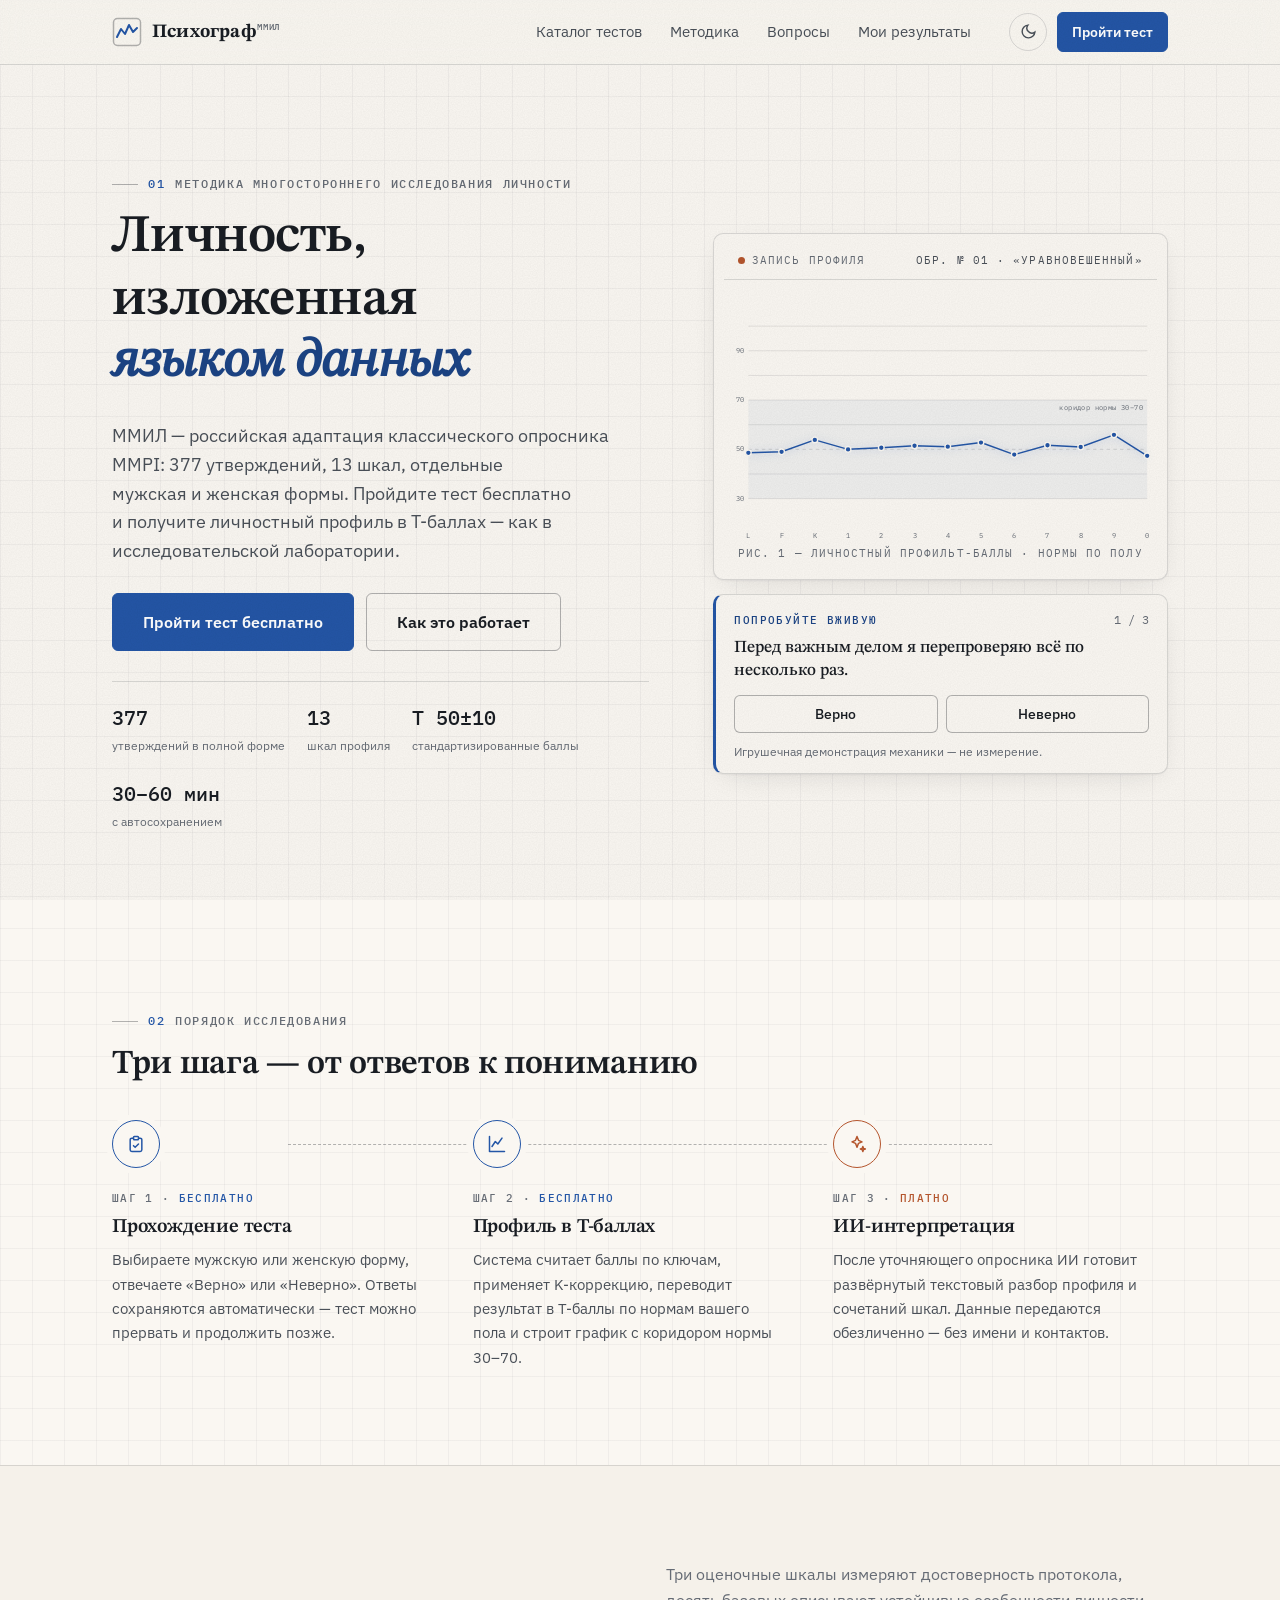
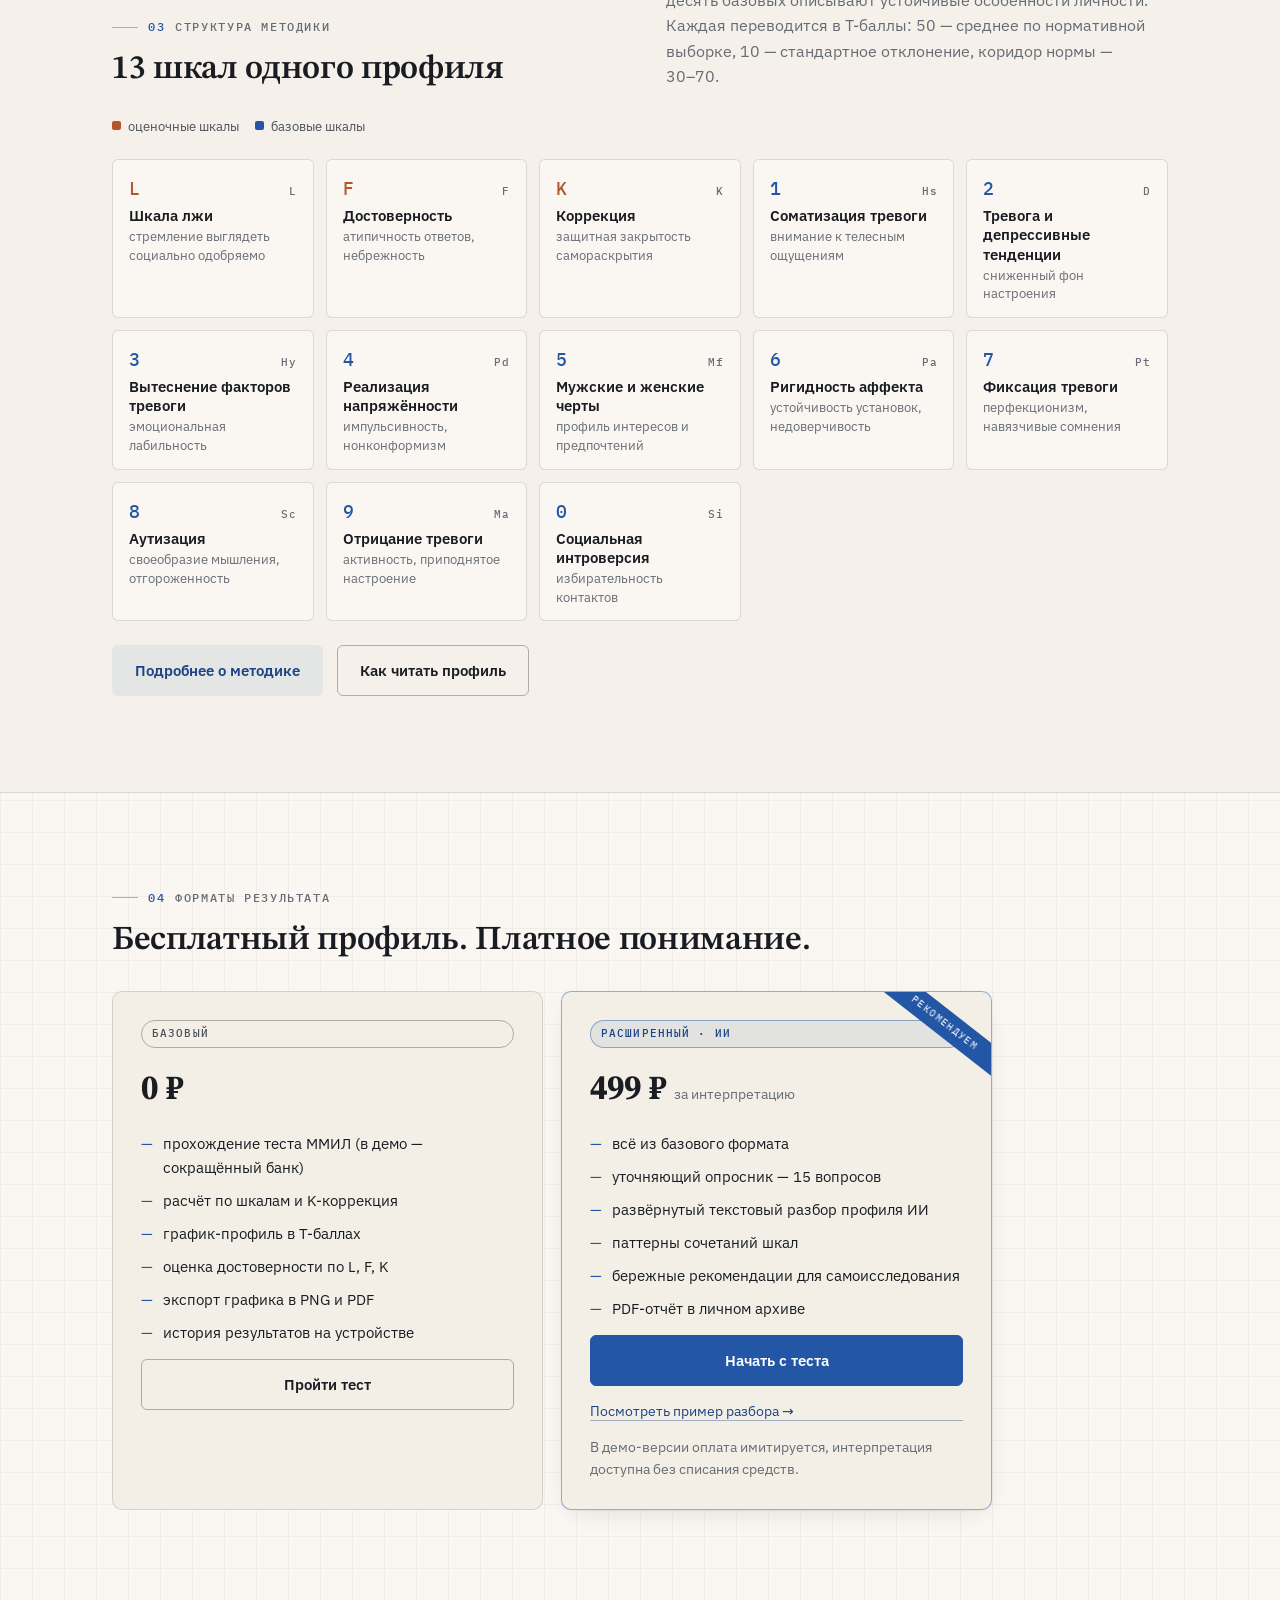
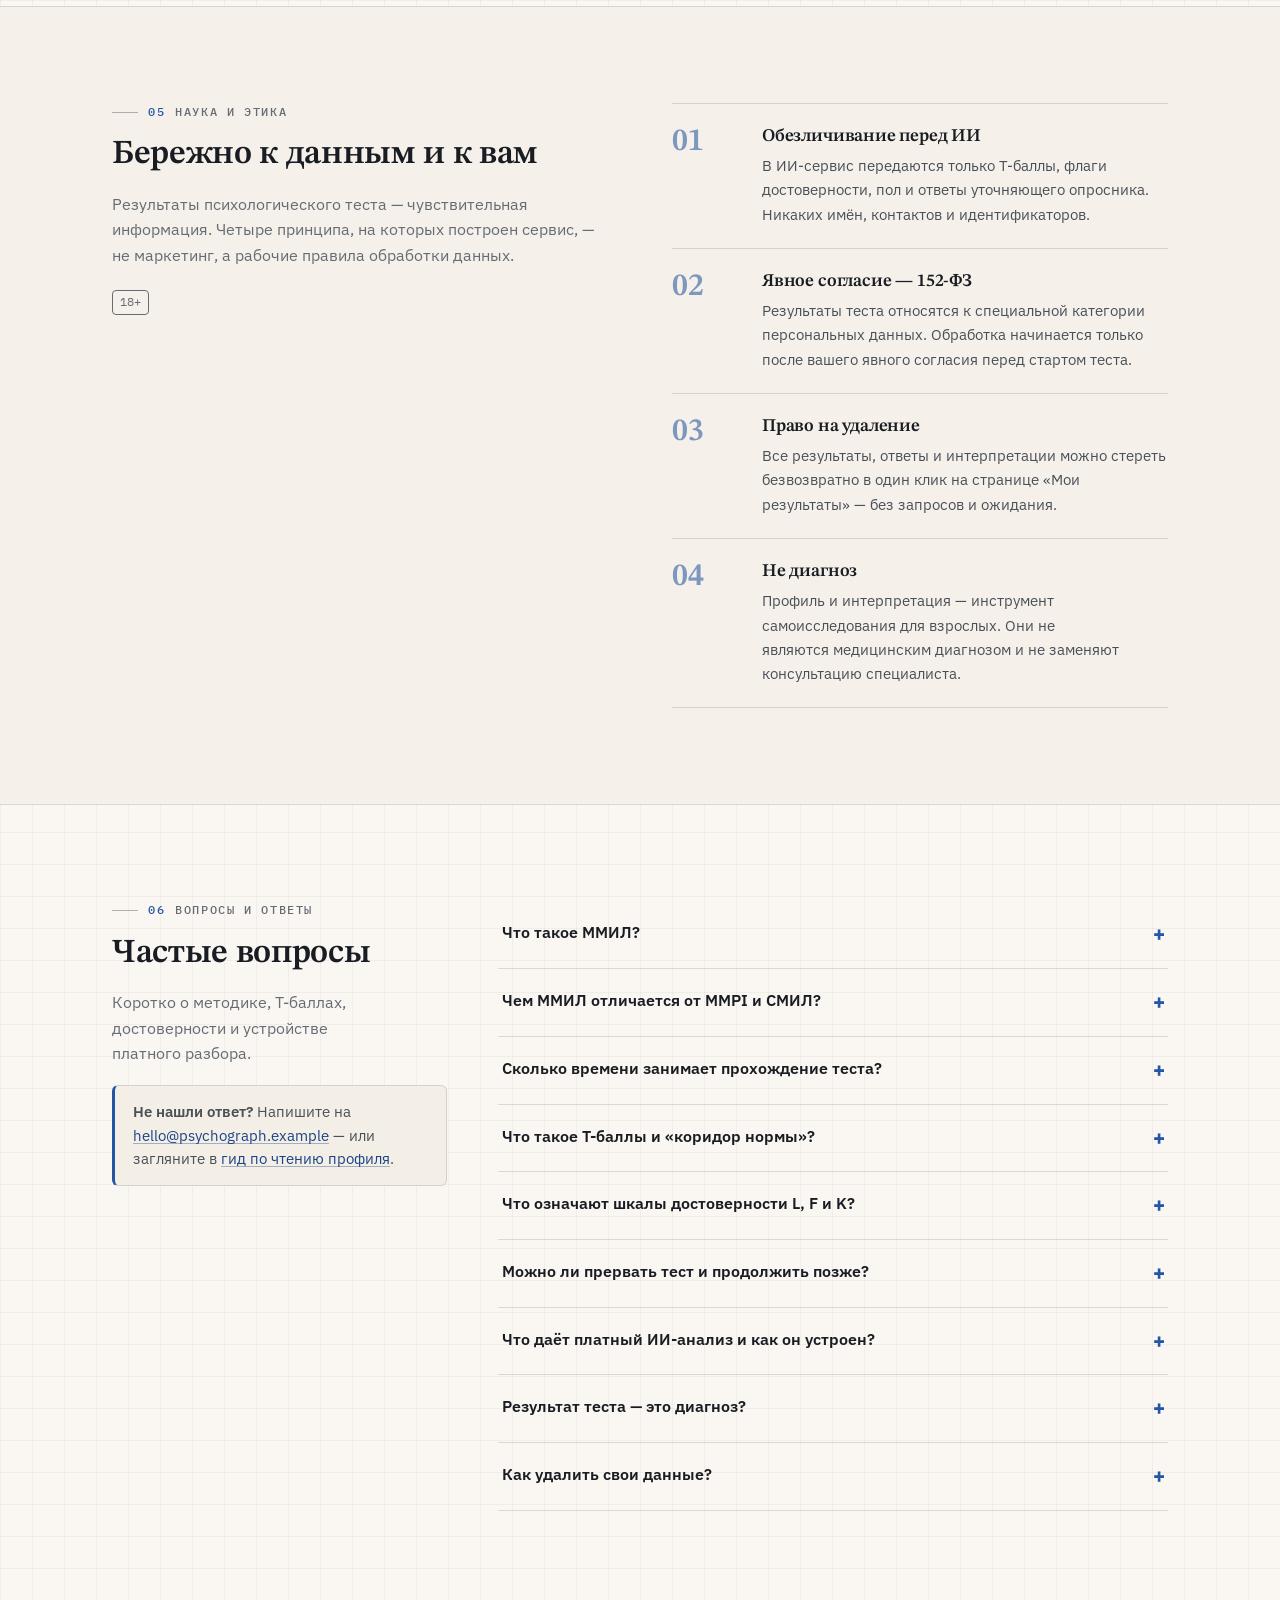
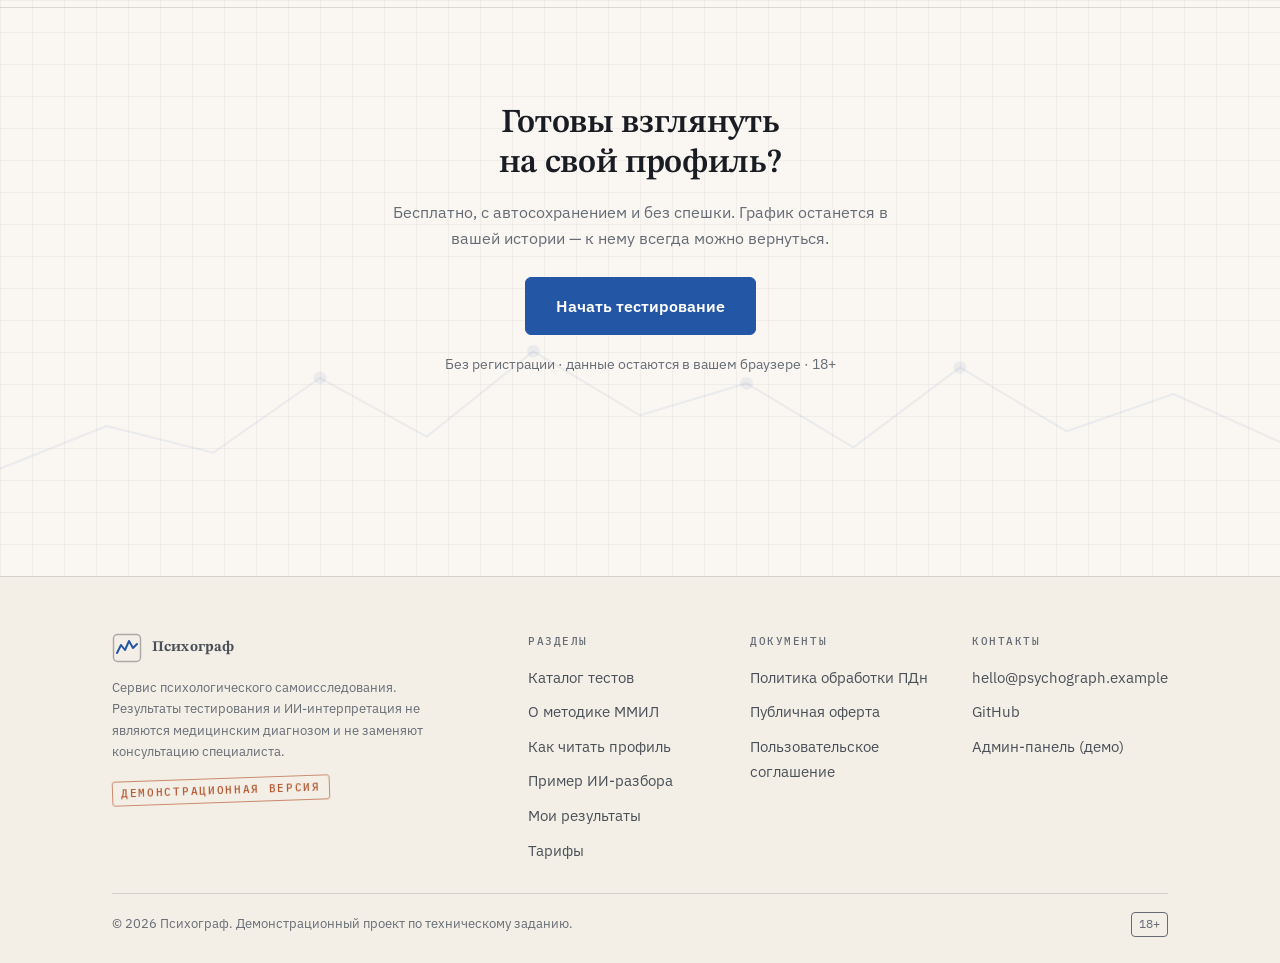
<file: index.html>
<!DOCTYPE html>
<html lang="ru">
<head>
<meta charset="utf-8">
<meta name="viewport" content="width=device-width, initial-scale=1">
<meta name="theme-color" content="#FAF7F2" media="(prefers-color-scheme: light)">
<meta name="theme-color" content="#15181C" media="(prefers-color-scheme: dark)">
<title>Психограф — онлайн-тест ММИЛ с профилем личности и ИИ-интерпретацией</title>
<meta name="description" content="Бесплатный онлайн-тест ММИЛ (адаптация MMPI): личностный профиль в T-баллах по 13 шкалам и расширенная ИИ-интерпретация результатов.">
<link rel="canonical" href="https://legodev94.github.io/psychograph/">
<meta property="og:type" content="website">
<meta property="og:site_name" content="Психограф">
<meta property="og:title" content="Психограф — онлайн-тест ММИЛ с профилем личности">
<meta property="og:description" content="Бесплатный личностный профиль в T-баллах по 13 шкалам и расширенная ИИ-интерпретация результатов.">
<meta property="og:url" content="https://legodev94.github.io/psychograph/">
<meta property="og:image" content="https://legodev94.github.io/psychograph/assets/og.png">
<meta property="og:image:width" content="1200">
<meta property="og:image:height" content="630">
<meta property="og:locale" content="ru_RU">
<meta name="twitter:card" content="summary_large_image">
<link rel="icon" href="favicon.svg" type="image/svg+xml">
<link rel="manifest" href="manifest.webmanifest">
<link rel="apple-touch-icon" href="assets/icons/apple-touch-icon.png">
<link rel="stylesheet" href="assets/fonts/fonts.css">
<link rel="stylesheet" href="assets/css/main.css">
<script>(function(){try{var t=JSON.parse(localStorage.getItem('pg.theme')||'null');if(t!=='dark'&&t!=='light'){t=matchMedia('(prefers-color-scheme: dark)').matches?'dark':'light'}document.documentElement.dataset.theme=t}catch(e){}})()</script>
</head>
<body>
<header id="site-header"></header>

<main id="main">
  <!-- ГЕРОЙ -->
  <section class="hero">
    <div class="container">
      <div>
        <div class="overline reveal"><span class="num">01</span> Методика многостороннего исследования личности</div>
        <h1 class="reveal d1">Личность, изложенная <em>языком данных</em></h1>
        <p class="lead reveal d2">ММИЛ — российская адаптация классического опросника MMPI: 377 утверждений,
          13 шкал, отдельные мужская и женская формы. Пройдите тест бесплатно и получите
          личностный профиль в T-баллах — как в исследовательской лаборатории.</p>
        <div class="hero-cta reveal d3">
          <a class="btn btn-primary btn-lg" href="test.html">Пройти тест бесплатно</a>
          <a class="btn btn-ghost btn-lg" href="#how">Как это работает</a>
        </div>
        <div class="hero-meta reveal d4">
          <div class="m"><b data-count="377">377</b><span>утверждений в полной форме</span></div>
          <div class="m"><b data-count="13">13</b><span>шкал профиля</span></div>
          <div class="m"><b>T&nbsp;50±10</b><span>стандартизированные баллы</span></div>
          <div class="m"><b>30–60&nbsp;мин</b><span>с автосохранением</span></div>
        </div>
      </div>
      <div class="hero-chart-wrap reveal d2">
        <figure class="hero-chart-frame psy-frame" style="margin:0" id="psy-frame">
          <div class="psy-topcap">
            <span class="psy-rec"><span class="psy-rec-dot" aria-hidden="true"></span> запись профиля</span>
            <span class="psy-archetype" id="psy-archetype" aria-hidden="true">обр. № 01 · «уравновешенный»</span>
          </div>
          <div class="psy-stage" id="psy-stage">
            <svg id="psy-svg" role="img" aria-label="Живой пример личностного профиля ММИЛ: линия T-баллов по 13 шкалам с коридором нормы 30–70; профиль перестраивается в ответ на утверждения мини-демо"></svg>
            <div class="psy-tip" id="psy-tip" hidden></div>
          </div>
          <figcaption class="frame-cap"><span>Рис. 1 — личностный профиль</span><span>T-баллы · нормы по полу</span></figcaption>
        </figure>

        <div class="psy-quiz card card-paper reveal d4">
          <div class="psy-quiz-head">
            <span class="psy-quiz-title">Попробуйте вживую</span>
            <span class="psy-quiz-step mono" id="psy-quiz-step">1 / 3</span>
          </div>
          <div id="psy-quiz-body" aria-live="polite">
            <p class="psy-quiz-q" id="psy-quiz-q"></p>
            <div class="psy-quiz-answers" role="group" aria-label="Ответ на утверждение">
              <button class="answer-btn" type="button" data-a="v">Верно</button>
              <button class="answer-btn" type="button" data-a="f">Неверно</button>
            </div>
          </div>
          <p class="psy-quiz-note">Игрушечная демонстрация механики — не измерение.</p>
        </div>
      </div>
    </div>
  </section>

  <!-- КАК ЭТО РАБОТАЕТ -->
  <section class="section" id="how">
    <div class="container">
      <div class="overline"><span class="num">02</span> Порядок исследования</div>
      <h2>Три шага — от ответов к пониманию</h2>
      <div class="process">
        <div class="process-step">
          <div class="ps-marker" aria-hidden="true">
            <svg width="20" height="20" viewBox="0 0 24 24" fill="none" stroke="currentColor" stroke-width="1.8" stroke-linecap="round" stroke-linejoin="round"><path d="M9 5H7a2 2 0 0 0-2 2v12a2 2 0 0 0 2 2h10a2 2 0 0 0 2-2V7a2 2 0 0 0-2-2h-2"/><rect x="9" y="3" width="6" height="4" rx="1"/><path d="m9 14 2 2 4-4"/></svg>
          </div>
          <span class="ps-tag">Шаг 1 · <b>бесплатно</b></span>
          <h3>Прохождение теста</h3>
          <p>Выбираете мужскую или женскую форму, отвечаете «Верно» или «Неверно».
            Ответы сохраняются автоматически — тест можно прервать и продолжить позже.</p>
        </div>
        <div class="process-step">
          <div class="ps-marker" aria-hidden="true">
            <svg width="20" height="20" viewBox="0 0 24 24" fill="none" stroke="currentColor" stroke-width="1.8" stroke-linecap="round" stroke-linejoin="round"><path d="M3 3v18h18"/><polyline points="6 15 10 9 13 12 18 5"/></svg>
          </div>
          <span class="ps-tag">Шаг 2 · <b>бесплатно</b></span>
          <h3>Профиль в T-баллах</h3>
          <p>Система считает баллы по ключам, применяет K-коррекцию, переводит результат
            в T-баллы по нормам вашего пола и строит график с коридором нормы 30–70.</p>
        </div>
        <div class="process-step">
          <div class="ps-marker" aria-hidden="true">
            <svg width="20" height="20" viewBox="0 0 24 24" fill="none" stroke="currentColor" stroke-width="1.8" stroke-linecap="round" stroke-linejoin="round"><path d="M12 3l1.8 4.6L18 9.4l-4.2 1.8L12 16l-1.8-4.8L6 9.4l4.2-1.8z"/><path d="M19 15l.9 2.3L22 18l-2.1.7L19 21l-.9-2.3L16 18l2.1-.7z"/></svg>
          </div>
          <span class="ps-tag">Шаг 3 · <b>платно</b></span>
          <h3>ИИ-интерпретация</h3>
          <p>После уточняющего опросника ИИ готовит развёрнутый текстовый разбор профиля
            и сочетаний шкал. Данные передаются обезличенно — без имени и контактов.</p>
        </div>
      </div>
    </div>
  </section>

  <!-- ШКАЛЫ -->
  <section class="section section-tint">
    <div class="container">
      <div class="grid-2" style="gap:clamp(24px,4vw,56px);align-items:end;margin-bottom:26px">
        <div>
          <div class="overline"><span class="num">03</span> Структура методики</div>
          <h2 class="mb-0">13 шкал одного профиля</h2>
        </div>
        <div>
          <p class="muted mb-0">Три оценочные шкалы измеряют достоверность протокола, десять базовых описывают
            устойчивые особенности личности. Каждая переводится в T-баллы: 50 — среднее по нормативной
            выборке, 10 — стандартное отклонение, коридор нормы — 30–70.</p>
        </div>
      </div>
      <div class="scale-legend" aria-hidden="true">
        <span><span class="dot validity"></span>оценочные шкалы</span>
        <span><span class="dot clinical"></span>базовые шкалы</span>
      </div>
      <div class="scale-grid" aria-label="Шкалы методики ММИЛ">
        <div class="scale-card" data-group="validity"><span class="sc-code">L <span class="sc-mmpi">L</span></span><b>Шкала лжи</b><span class="sc-desc">стремление выглядеть социально одобряемо</span></div>
        <div class="scale-card" data-group="validity"><span class="sc-code">F <span class="sc-mmpi">F</span></span><b>Достоверность</b><span class="sc-desc">атипичность ответов, небрежность</span></div>
        <div class="scale-card" data-group="validity"><span class="sc-code">K <span class="sc-mmpi">K</span></span><b>Коррекция</b><span class="sc-desc">защитная закрытость самораскрытия</span></div>
        <div class="scale-card" data-group="clinical"><span class="sc-code">1 <span class="sc-mmpi">Hs</span></span><b>Соматизация тревоги</b><span class="sc-desc">внимание к телесным ощущениям</span></div>
        <div class="scale-card" data-group="clinical"><span class="sc-code">2 <span class="sc-mmpi">D</span></span><b>Тревога и депрессивные тенденции</b><span class="sc-desc">сниженный фон настроения</span></div>
        <div class="scale-card" data-group="clinical"><span class="sc-code">3 <span class="sc-mmpi">Hy</span></span><b>Вытеснение факторов тревоги</b><span class="sc-desc">эмоциональная лабильность</span></div>
        <div class="scale-card" data-group="clinical"><span class="sc-code">4 <span class="sc-mmpi">Pd</span></span><b>Реализация напряжённости</b><span class="sc-desc">импульсивность, нонконформизм</span></div>
        <div class="scale-card" data-group="clinical"><span class="sc-code">5 <span class="sc-mmpi">Mf</span></span><b>Мужские и женские черты</b><span class="sc-desc">профиль интересов и предпочтений</span></div>
        <div class="scale-card" data-group="clinical"><span class="sc-code">6 <span class="sc-mmpi">Pa</span></span><b>Ригидность аффекта</b><span class="sc-desc">устойчивость установок, недоверчивость</span></div>
        <div class="scale-card" data-group="clinical"><span class="sc-code">7 <span class="sc-mmpi">Pt</span></span><b>Фиксация тревоги</b><span class="sc-desc">перфекционизм, навязчивые сомнения</span></div>
        <div class="scale-card" data-group="clinical"><span class="sc-code">8 <span class="sc-mmpi">Sc</span></span><b>Аутизация</b><span class="sc-desc">своеобразие мышления, отгороженность</span></div>
        <div class="scale-card" data-group="clinical"><span class="sc-code">9 <span class="sc-mmpi">Ma</span></span><b>Отрицание тревоги</b><span class="sc-desc">активность, приподнятое настроение</span></div>
        <div class="scale-card" data-group="clinical"><span class="sc-code">0 <span class="sc-mmpi">Si</span></span><b>Социальная интроверсия</b><span class="sc-desc">избирательность контактов</span></div>
      </div>
      <div style="display:flex;gap:14px;flex-wrap:wrap;margin-top:24px">
        <a class="btn btn-soft" href="about.html">Подробнее о методике</a>
        <a class="btn btn-ghost" href="guide.html">Как читать профиль</a>
      </div>
    </div>
  </section>

  <!-- ТАРИФЫ -->
  <section class="section" id="pricing">
    <div class="container">
      <div class="overline"><span class="num">04</span> Форматы результата</div>
      <h2>Бесплатный профиль. Платное понимание.</h2>
      <div class="grid-2" style="margin-top:30px;max-width:880px">
        <div class="card price-card">
          <span class="badge">Базовый</span>
          <div class="price">0 ₽</div>
          <ul>
            <li>прохождение теста ММИЛ (в демо — сокращённый банк)</li>
            <li>расчёт по шкалам и K-коррекция</li>
            <li>график-профиль в T-баллах</li>
            <li>оценка достоверности по L, F, K</li>
            <li>экспорт графика в PNG и PDF</li>
            <li>история результатов на устройстве</li>
          </ul>
          <a class="btn btn-ghost" href="test.html">Пройти тест</a>
        </div>
        <div class="card price-card featured">
          <span class="price-stamp" aria-hidden="true">рекомендуем</span>
          <span class="badge badge-accent">Расширенный · ИИ</span>
          <div class="price">499 ₽ <small>за интерпретацию</small></div>
          <ul>
            <li>всё из базового формата</li>
            <li>уточняющий опросник — 15 вопросов</li>
            <li>развёрнутый текстовый разбор профиля ИИ</li>
            <li>паттерны сочетаний шкал</li>
            <li>бережные рекомендации для самоисследования</li>
            <li>PDF-отчёт в личном архиве</li>
          </ul>
          <a class="btn btn-primary" href="test.html">Начать с теста</a>
          <a class="small" href="example.html">Посмотреть пример разбора →</a>
          <p class="small muted mb-0">В демо-версии оплата имитируется, интерпретация доступна без списания средств.</p>
        </div>
      </div>
    </div>
  </section>

  <!-- ЭТИКА -->
  <section class="section section-tint">
    <div class="container">
      <div class="grid-2" style="gap:clamp(28px,5vw,72px);align-items:start">
        <div>
          <div class="overline"><span class="num">05</span> Наука и этика</div>
          <h2>Бережно к данным и к вам</h2>
          <p class="muted">Результаты психологического теста — чувствительная информация.
            Четыре принципа, на которых построен сервис, — не маркетинг, а рабочие правила обработки данных.</p>
          <span class="age-badge" style="margin-top:6px;display:inline-block">18+</span>
        </div>
        <div class="principles">
          <div class="principle">
            <span class="pr-num" aria-hidden="true">01</span>
            <div>
              <h3>Обезличивание перед ИИ</h3>
              <p>В ИИ-сервис передаются только T-баллы, флаги достоверности, пол и ответы уточняющего
                опросника. Никаких имён, контактов и идентификаторов.</p>
            </div>
          </div>
          <div class="principle">
            <span class="pr-num" aria-hidden="true">02</span>
            <div>
              <h3>Явное согласие — 152-ФЗ</h3>
              <p>Результаты теста относятся к специальной категории персональных данных.
                Обработка начинается только после вашего явного согласия перед стартом теста.</p>
            </div>
          </div>
          <div class="principle">
            <span class="pr-num" aria-hidden="true">03</span>
            <div>
              <h3>Право на удаление</h3>
              <p>Все результаты, ответы и интерпретации можно стереть безвозвратно в один клик
                на странице «Мои результаты» — без запросов и ожидания.</p>
            </div>
          </div>
          <div class="principle">
            <span class="pr-num" aria-hidden="true">04</span>
            <div>
              <h3>Не диагноз</h3>
              <p>Профиль и интерпретация — инструмент самоисследования для взрослых. Они не являются
                медицинским диагнозом и не заменяют консультацию специалиста.</p>
            </div>
          </div>
        </div>
      </div>
    </div>
  </section>

  <!-- FAQ -->
  <section class="section" id="faq">
    <div class="container">
      <div class="faq-layout">
        <div class="faq-aside">
          <div class="overline"><span class="num">06</span> Вопросы и ответы</div>
          <h2>Частые вопросы</h2>
          <p class="muted">Коротко о методике, T-баллах, достоверности и устройстве платного разбора.</p>
          <div class="callout">
            <p class="mb-0"><strong>Не нашли ответ?</strong> Напишите на
              <a href="mailto:hello@psychograph.example">hello@psychograph.example</a> — или загляните в
              <a href="guide.html">гид по чтению профиля</a>.</p>
          </div>
        </div>
        <div>
        <!--CONTENT:faq-->
<details class="faq-item"><summary>Что такое ММИЛ?</summary><div class="faq-body"><p>ММИЛ — «Методика многостороннего исследования личности», российская адаптация американского опросника MMPI, выполненная Ф. Б. Березиным, М. П. Мирошниковым и Р. В. Рожанцом. Она включает 377 утверждений, на каждое из которых нужно ответить «верно» или «неверно» применительно к себе.</p><p>Результат представляется в виде профиля из 13 шкал: трёх оценочных (достоверности) и десяти базовых, описывающих устойчивые особенности личности и актуальное психическое состояние.</p></div></details>
<details class="faq-item"><summary>Чем ММИЛ отличается от MMPI и СМИЛ?</summary><div class="faq-body"><p>Оригинальный MMPI создан в США в 1940-е годы и содержит более 500 утверждений. ММИЛ — не простой перевод, а научная адаптация: авторы отобрали 377 утверждений, переработали формулировки с учётом языковых и культурных различий и собрали собственные нормы на отечественной выборке.</p><p>СМИЛ — другая известная адаптация MMPI, выполненная Л. Н. Собчик; она ближе к полной версии опросника и использует несколько иную интерпретационную модель. ММИЛ и СМИЛ — родственные, но самостоятельные методики со своими нормами, поэтому их результаты нельзя напрямую сравнивать между собой.</p></div></details>
<details class="faq-item"><summary>Сколько времени занимает прохождение теста?</summary><div class="faq-body"><p>Полная форма из 377 утверждений обычно занимает 30–60 минут, у кого-то — дольше: темп у всех разный, и это нормально. Демо-банк из 102 утверждений проходится за 10–15 минут. Спешить не нужно, но и подолгу обдумывать каждое утверждение не стоит: наиболее точный результат дают первые, спонтанные ответы.</p><p>Лучше проходить тест в спокойной обстановке, когда вас ничто не отвлекает.</p></div></details>
<details class="faq-item"><summary>Что такое T-баллы и «коридор нормы»?</summary><div class="faq-body"><p>«Сырые» баллы по каждой шкале переводятся в стандартные T-баллы: среднее значение по нормативной выборке принимается за 50, а стандартное отклонение — за 10. Это позволяет сравнивать между собой шкалы с разным числом утверждений и видеть, насколько ваш результат отклоняется от среднестатистического.</p><p>«Коридором нормы» считается диапазон 30–70 T-баллов; типичная зона, куда попадает большинство людей, — примерно 40–60. Значения выше 70 T-баллов рассматриваются как выраженное отклонение, требующее внимательной интерпретации, но само по себе не являющееся диагнозом.</p></div></details>
<details class="faq-item"><summary>Что означают шкалы достоверности L, F и K?</summary><div class="faq-body"><p>Это «контрольные» шкалы, которые оценивают, насколько результатам можно доверять. Шкала L (лжи) выявляет стремление представить себя в неправдоподобно благоприятном свете; шкала F (достоверности) реагирует на случайные, небрежные или намеренно «утяжелённые» ответы; шкала K (коррекции) отражает более тонкую, часто неосознанную склонность сглаживать или подчёркивать свои трудности.</p><p>Если оценочные шкалы выходят за допустимые пределы, профиль считается недостоверным, и содержательные шкалы интерпретировать нельзя — тест лучше пройти заново, отвечая искренне.</p></div></details>
<details class="faq-item"><summary>Можно ли прервать тест и продолжить позже?</summary><div class="faq-body"><p>Да. Ваши ответы автоматически сохраняются по мере прохождения, поэтому вы можете закрыть страницу и вернуться к тесту позже с того же места.</p><p>Тем не менее мы рекомендуем по возможности проходить опросник за один-два подхода: длительные перерывы могут повлиять на ваше состояние и, как следствие, на согласованность ответов.</p></div></details>
<details class="faq-item"><summary>Что даёт платный ИИ-анализ и как он устроен?</summary><div class="faq-body"><p>Бесплатно вы получаете профиль в T-баллах с краткими описаниями шкал. Платный ИИ-анализ — это развёрнутая текстовая интерпретация: языковая модель DeepSeek анализирует конфигурацию профиля целиком, включая сочетания шкал, и формирует связное описание вероятных особенностей личности, ресурсов и зон внимания с рекомендациями по самопомощи.</p><p>В ИИ-сервис передаются только обезличенные числовые данные профиля — без имени, e-mail и любых сведений, позволяющих вас идентифицировать. Готовый текст генерируется автоматически и обычно доступен в течение нескольких минут после оплаты.</p></div></details>
<details class="faq-item"><summary>Результат теста — это диагноз?</summary><div class="faq-body"><p>Нет. ММИЛ — инструмент психологического самоисследования, а не медицинской диагностики. Ни профиль, ни ИИ-интерпретация не являются медицинским заключением и не заменяют консультацию врача-психиатра, психотерапевта или клинического психолога.</p><p>Если результаты вас встревожили или вы испытываете выраженный дискомфорт, обратитесь к специалисту — очная консультация всегда информативнее любого опросника.</p></div></details>
<details class="faq-item"><summary>Как удалить свои данные?</summary><div class="faq-body"><p>В демо-версии все данные — ответы, профили и интерпретации — хранятся только локально в вашем браузере и никуда не отправляются. Удалить их можно в любой момент кнопкой «Удалить все данные» на странице «Мои результаты» — безвозвратно.</p><p>В боевой версии с личным кабинетом удаление аккаунта и всех связанных данных выполняется в настройках кабинета или запросом в поддержку (право на удаление по 152-ФЗ). Обезличенные данные, переданные в ИИ-сервис, к вам не привязаны и вашу личность не раскрывают.</p></div></details>
<!--/CONTENT:faq-->
        </div>
      </div>
    </div>
  </section>

  <!-- ФИНАЛЬНЫЙ CTA -->
  <section class="section cta-final">
    <svg class="cta-watermark" viewBox="0 0 1200 260" aria-hidden="true" preserveAspectRatio="xMidYMax slice">
      <polyline points="0,190 100,150 200,175 300,105 400,160 500,80 600,140 700,110 800,170 900,95 1000,155 1100,120 1200,165"/>
      <circle cx="300" cy="105" r="6"/><circle cx="500" cy="80" r="6"/><circle cx="700" cy="110" r="6"/><circle cx="900" cy="95" r="6"/>
    </svg>
    <div class="container center">
      <h2 style="max-width:22ch;margin-inline:auto">Готовы взглянуть на свой профиль?</h2>
      <p class="muted" style="max-width:52ch;margin-inline:auto">Бесплатно, с автосохранением и без спешки.
        График останется в вашей истории — к нему всегда можно вернуться.</p>
      <a class="btn btn-primary btn-lg" href="test.html" style="margin-top:10px">Начать тестирование</a>
      <p class="small muted" style="margin-top:18px">Без регистрации · данные остаются в вашем браузере · 18+</p>
    </div>
  </section>
</main>

<footer id="site-footer"></footer>

<script type="module" src="assets/js/home.js"></script>
</body>
</html>
</file>
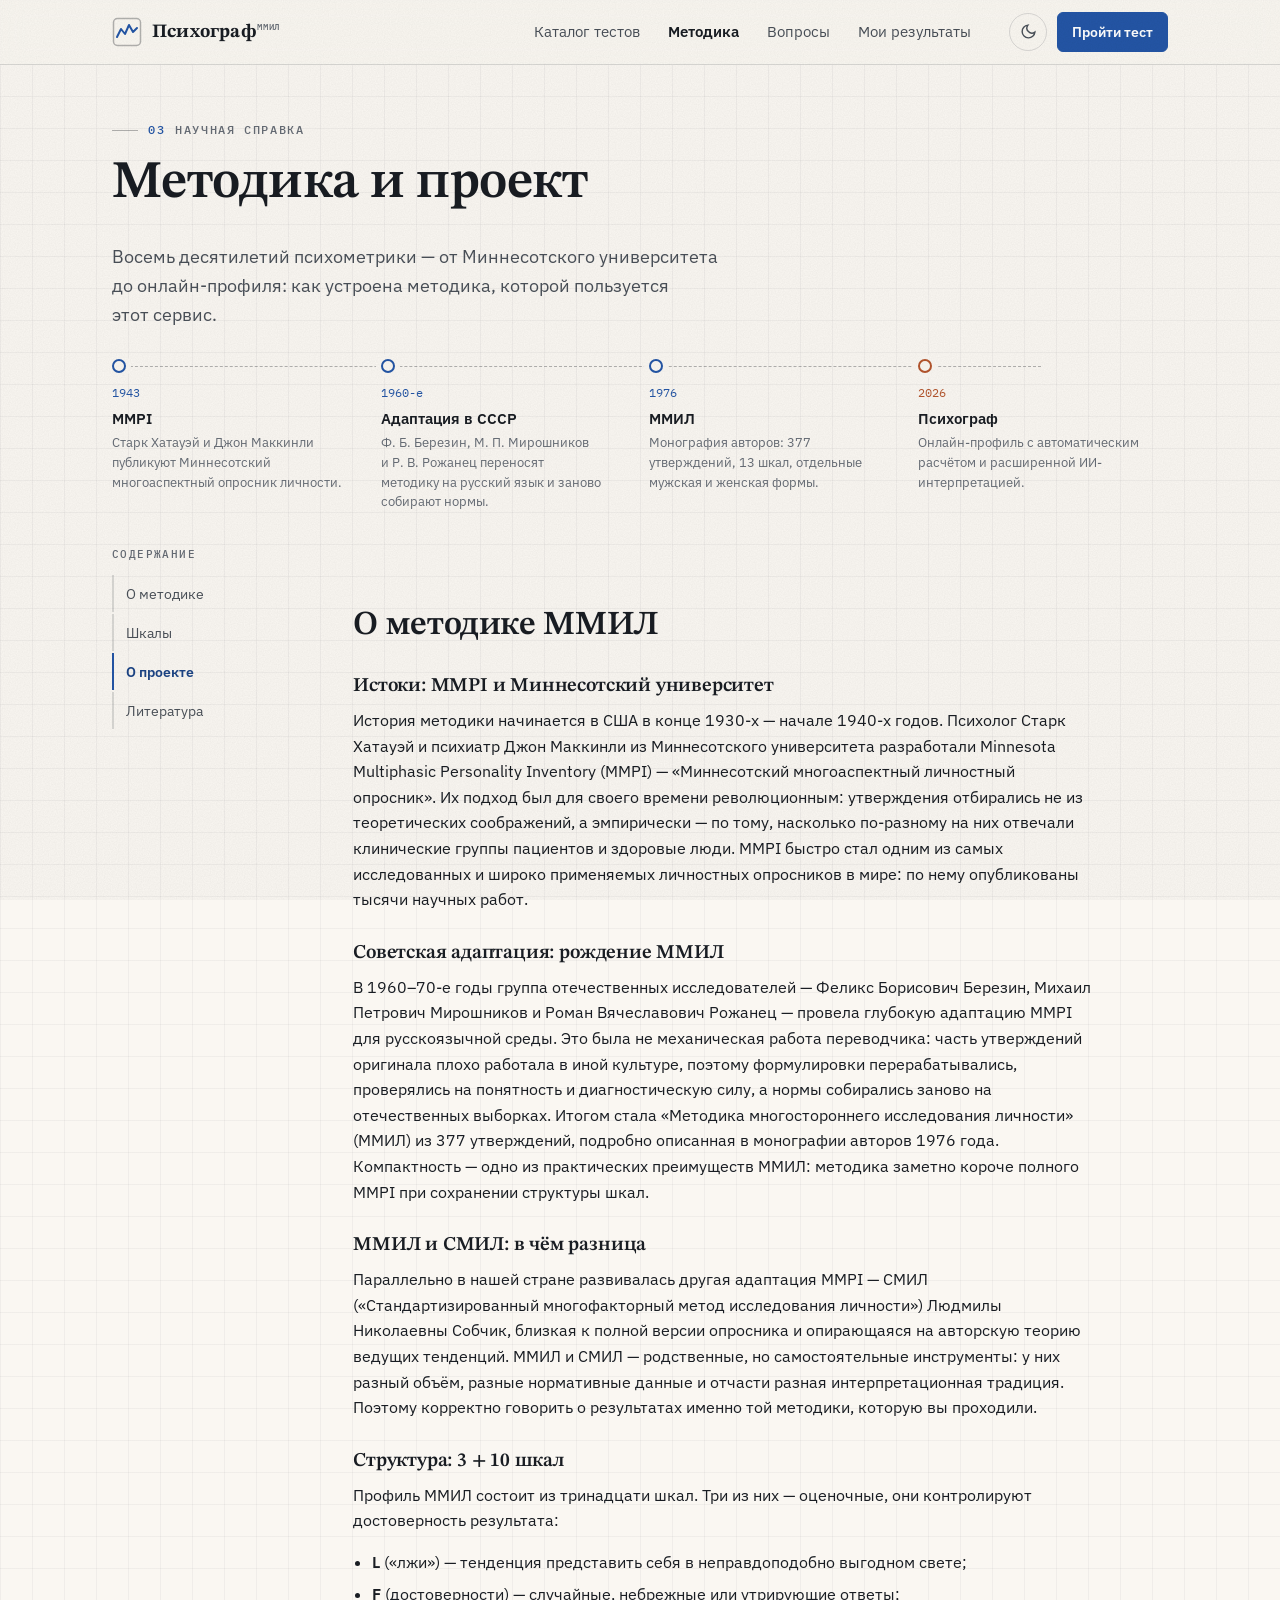
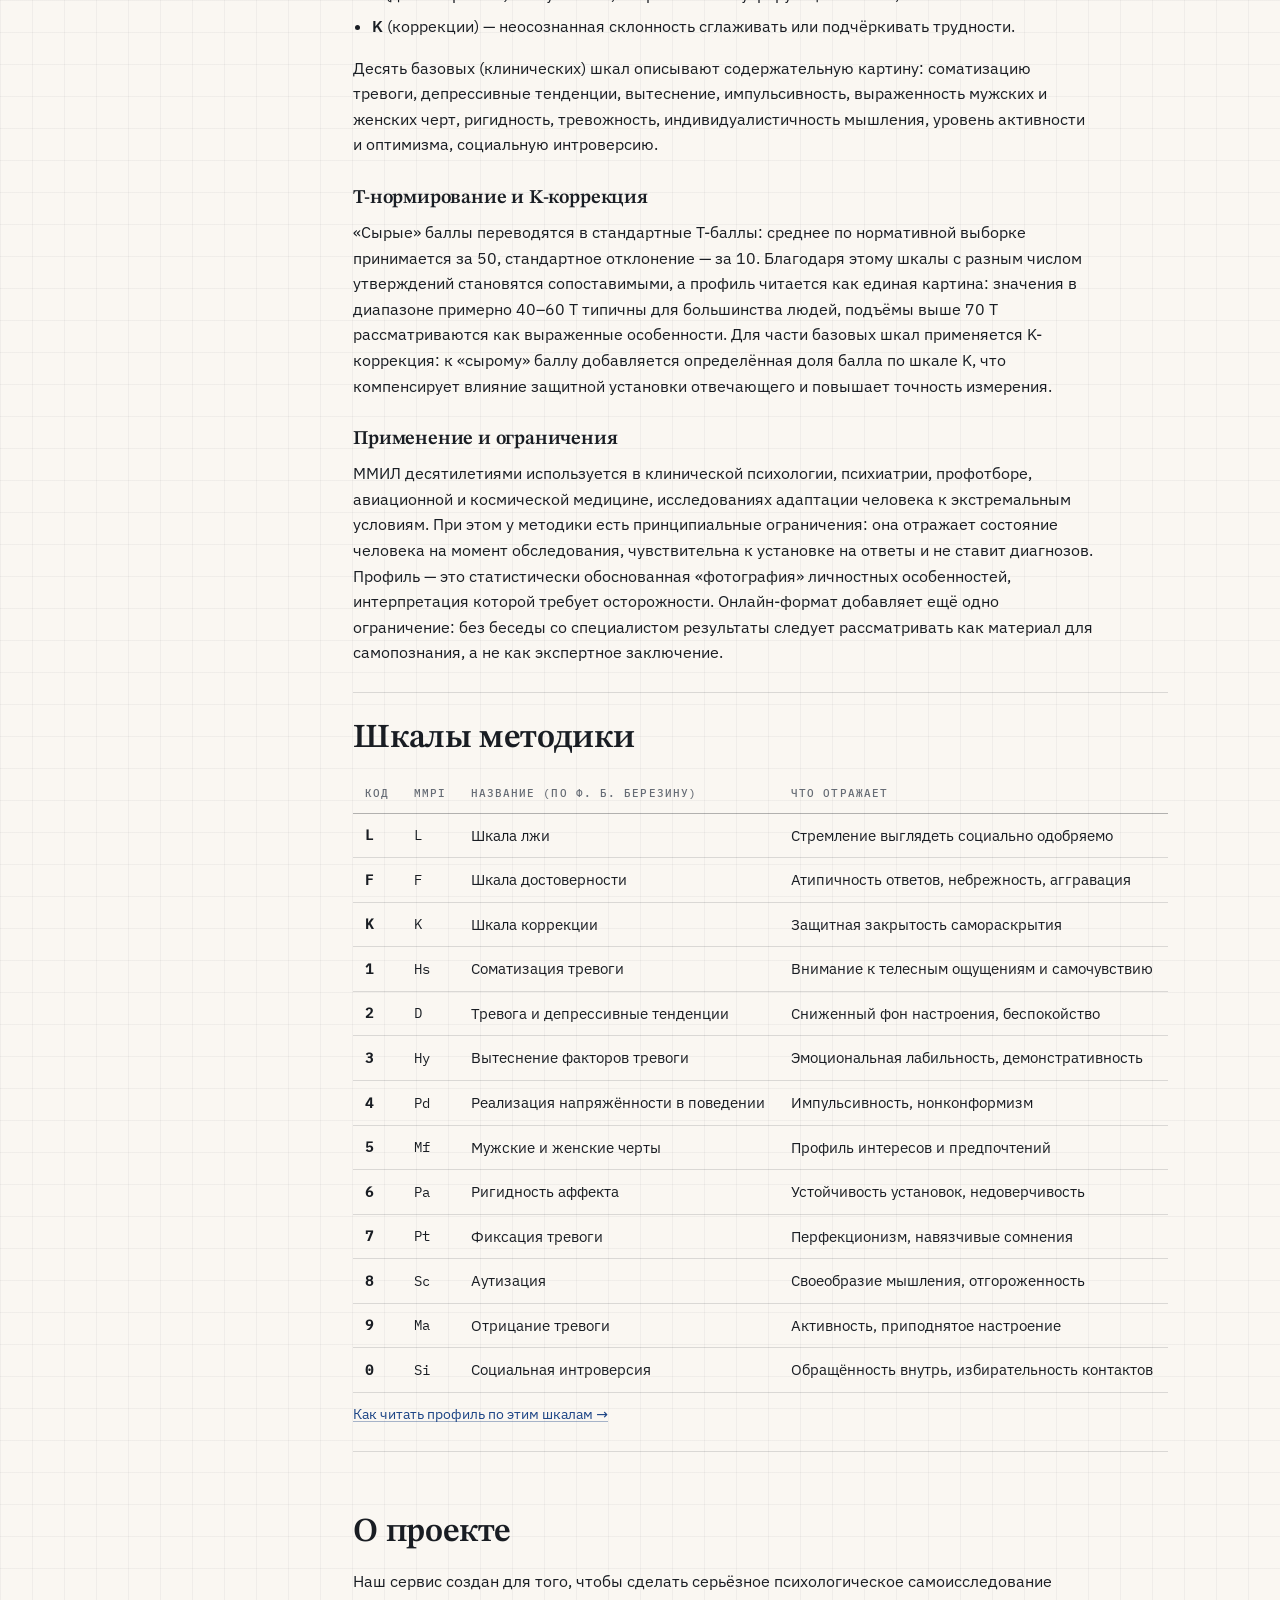
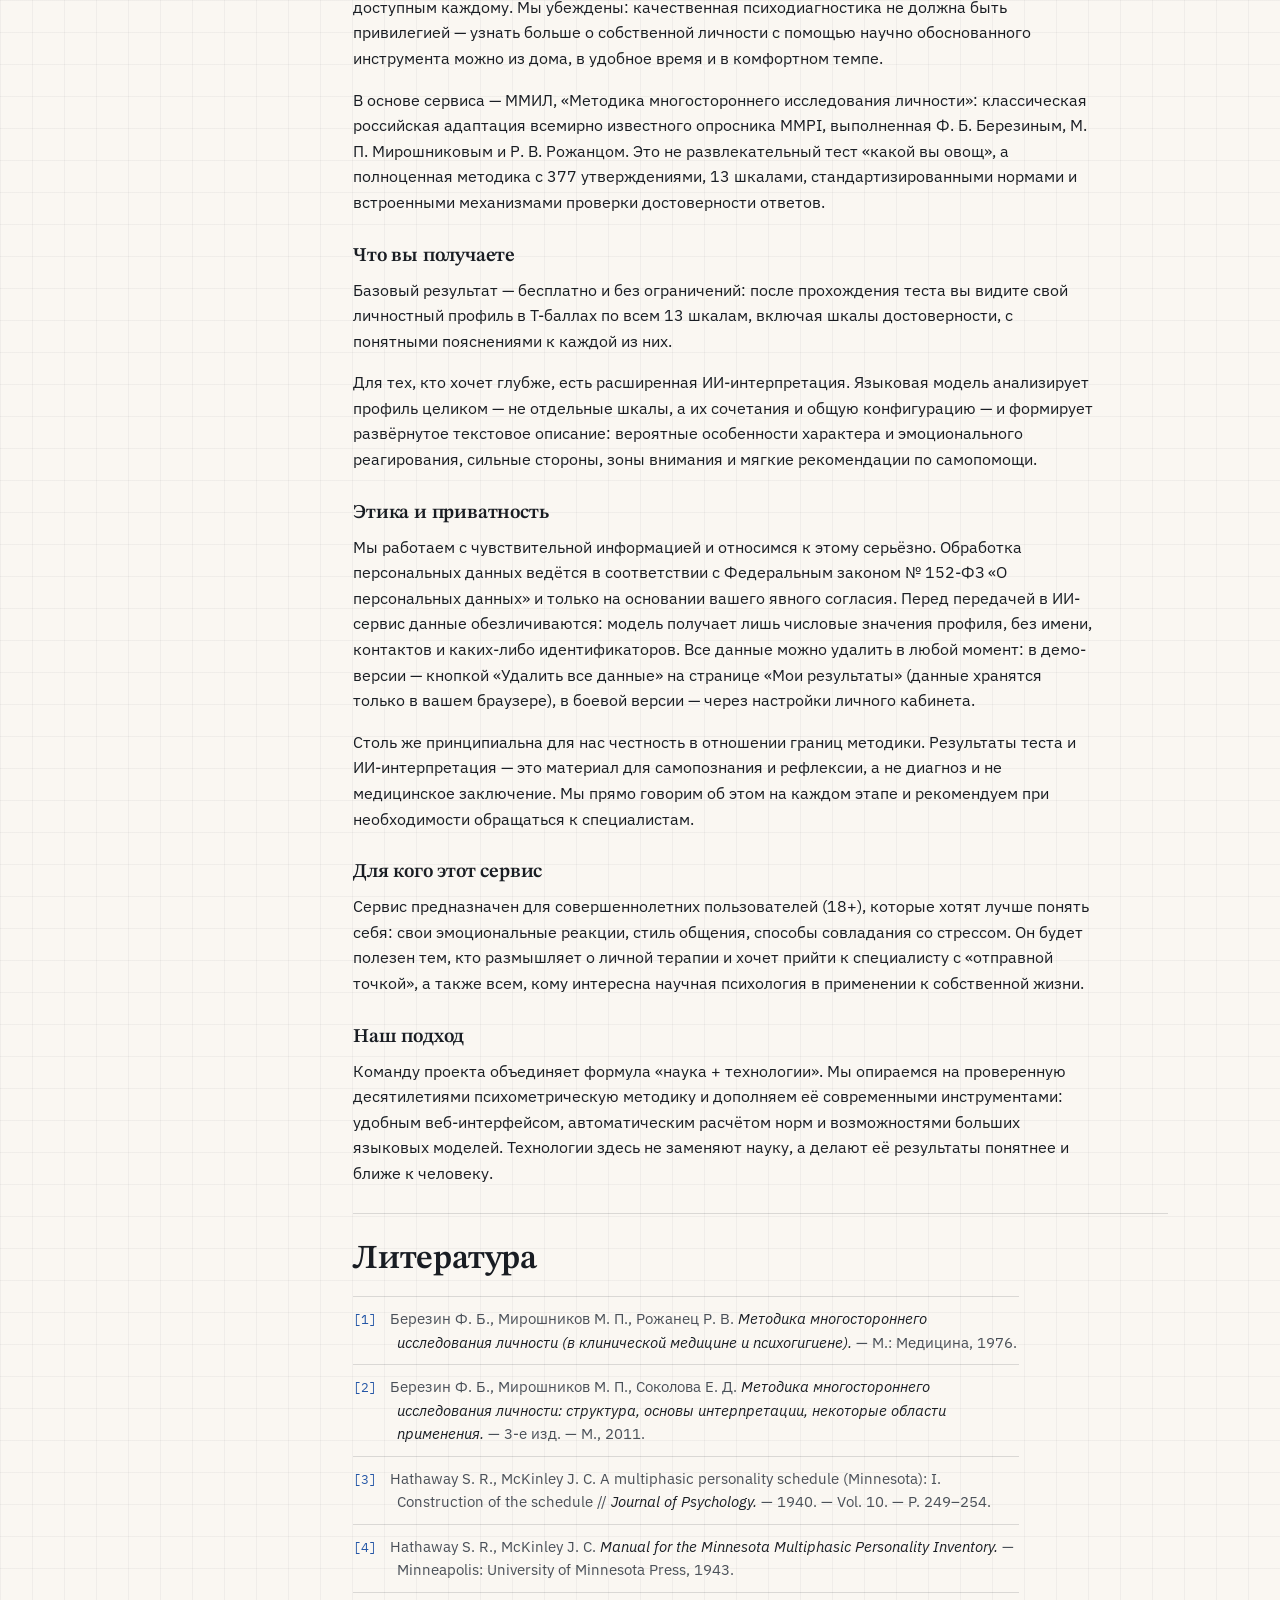
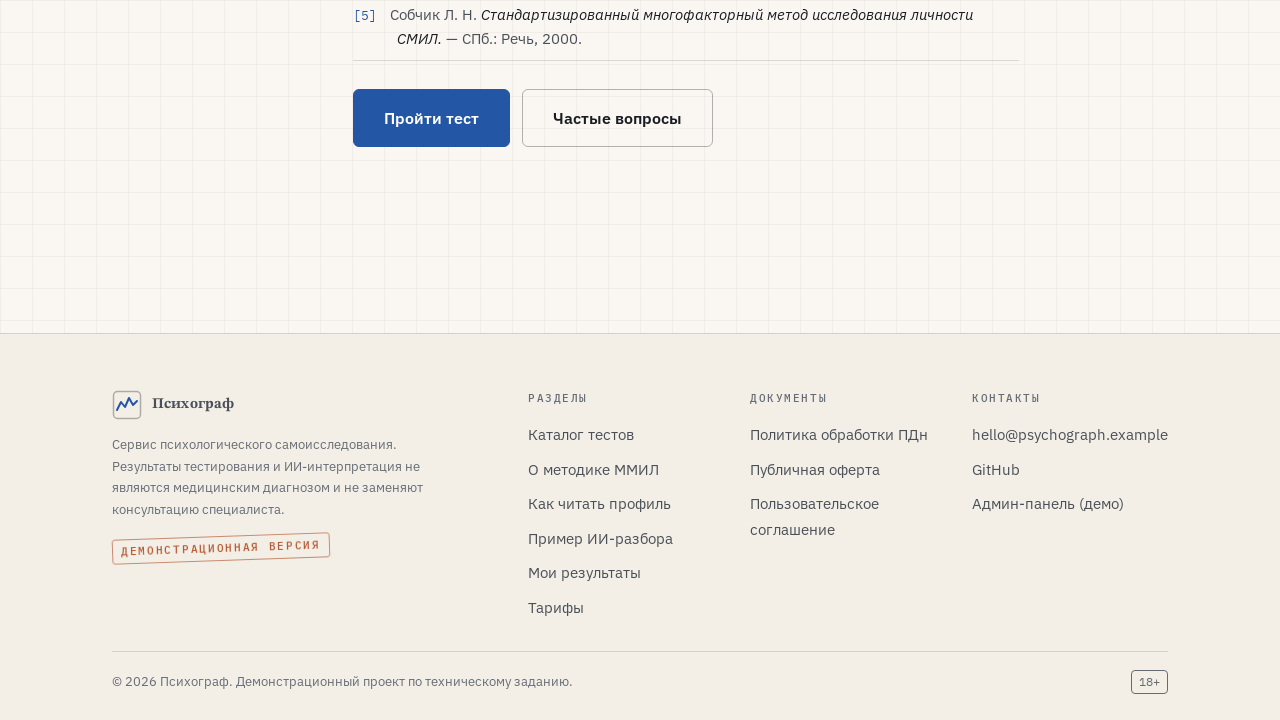
<file: about.html>
<!DOCTYPE html>
<html lang="ru">
<head>
<meta charset="utf-8">
<meta name="viewport" content="width=device-width, initial-scale=1">
<meta name="theme-color" content="#FAF7F2" media="(prefers-color-scheme: light)">
<meta name="theme-color" content="#15181C" media="(prefers-color-scheme: dark)">
<title>О методике ММИЛ и проекте — Психограф</title>
<meta name="description" content="История MMPI и советской адаптации ММИЛ Березина и Мирошникова: структура шкал, T-нормирование, K-коррекция, области применения.">
<link rel="canonical" href="https://legodev94.github.io/psychograph/about.html">
<link rel="icon" href="favicon.svg" type="image/svg+xml">
<link rel="manifest" href="manifest.webmanifest">
<link rel="apple-touch-icon" href="assets/icons/apple-touch-icon.png">
<link rel="stylesheet" href="assets/fonts/fonts.css">
<link rel="stylesheet" href="assets/css/main.css">
<script>(function(){try{var t=JSON.parse(localStorage.getItem('pg.theme')||'null');if(t!=='dark'&&t!=='light'){t=matchMedia('(prefers-color-scheme: dark)').matches?'dark':'light'}document.documentElement.dataset.theme=t}catch(e){}})()</script>
</head>
<body>
<header id="site-header"></header>

<main id="main">
  <section class="section" style="padding-top:clamp(32px,5vw,56px)">
    <div class="container">
      <div class="overline"><span class="num">03</span> Научная справка</div>
      <h1>Методика и проект</h1>
      <p class="lead">Восемь десятилетий психометрики — от Миннесотского университета до онлайн-профиля:
        как устроена методика, которой пользуется этот сервис.</p>

      <div class="timeline" aria-label="История методики">
        <div class="tl-item">
          <span class="tl-year">1943</span>
          <b>MMPI</b>
          <p>Старк Хатауэй и Джон Маккинли публикуют Миннесотский многоаспектный опросник личности.</p>
        </div>
        <div class="tl-item">
          <span class="tl-year">1960-е</span>
          <b>Адаптация в СССР</b>
          <p>Ф. Б. Березин, М. П. Мирошников и Р. В. Рожанец переносят методику на русский язык и заново собирают нормы.</p>
        </div>
        <div class="tl-item">
          <span class="tl-year">1976</span>
          <b>ММИЛ</b>
          <p>Монография авторов: 377 утверждений, 13 шкал, отдельные мужская и женская формы.</p>
        </div>
        <div class="tl-item">
          <span class="tl-year">2026</span>
          <b>Психограф</b>
          <p>Онлайн-профиль с автоматическим расчётом и расширенной ИИ-интерпретацией.</p>
        </div>
      </div>

      <div class="about-layout">
        <aside class="about-toc" aria-label="Содержание">
          <h4>Содержание</h4>
          <a href="#method">О методике</a>
          <a href="#scales">Шкалы</a>
          <a href="#project">О проекте</a>
          <a href="#sources">Литература</a>
        </aside>
        <div class="about-body">
          <div class="prose" id="method">
            <!--CONTENT:aboutMethod-->
<h2>О методике ММИЛ</h2><h3>Истоки: MMPI и Миннесотский университет</h3><p>История методики начинается в США в конце 1930-х — начале 1940-х годов. Психолог Старк Хатауэй и психиатр Джон Маккинли из Миннесотского университета разработали Minnesota Multiphasic Personality Inventory (MMPI) — «Миннесотский многоаспектный личностный опросник». Их подход был для своего времени революционным: утверждения отбирались не из теоретических соображений, а эмпирически — по тому, насколько по-разному на них отвечали клинические группы пациентов и здоровые люди. MMPI быстро стал одним из самых исследованных и широко применяемых личностных опросников в мире: по нему опубликованы тысячи научных работ.</p><h3>Советская адаптация: рождение ММИЛ</h3><p>В 1960–70-е годы группа отечественных исследователей — Феликс Борисович Березин, Михаил Петрович Мирошников и Роман Вячеславович Рожанец — провела глубокую адаптацию MMPI для русскоязычной среды. Это была не механическая работа переводчика: часть утверждений оригинала плохо работала в иной культуре, поэтому формулировки перерабатывались, проверялись на понятность и диагностическую силу, а нормы собирались заново на отечественных выборках. Итогом стала «Методика многостороннего исследования личности» (ММИЛ) из 377 утверждений, подробно описанная в монографии авторов 1976 года. Компактность — одно из практических преимуществ ММИЛ: методика заметно короче полного MMPI при сохранении структуры шкал.</p><h3>ММИЛ и СМИЛ: в чём разница</h3><p>Параллельно в нашей стране развивалась другая адаптация MMPI — СМИЛ («Стандартизированный многофакторный метод исследования личности») Людмилы Николаевны Собчик, близкая к полной версии опросника и опирающаяся на авторскую теорию ведущих тенденций. ММИЛ и СМИЛ — родственные, но самостоятельные инструменты: у них разный объём, разные нормативные данные и отчасти разная интерпретационная традиция. Поэтому корректно говорить о результатах именно той методики, которую вы проходили.</p><h3>Структура: 3 + 10 шкал</h3><p>Профиль ММИЛ состоит из тринадцати шкал. Три из них — оценочные, они контролируют достоверность результата:</p><ul><li><strong>L</strong> («лжи») — тенденция представить себя в неправдоподобно выгодном свете;</li><li><strong>F</strong> (достоверности) — случайные, небрежные или утрирующие ответы;</li><li><strong>K</strong> (коррекции) — неосознанная склонность сглаживать или подчёркивать трудности.</li></ul><p>Десять базовых (клинических) шкал описывают содержательную картину: соматизацию тревоги, депрессивные тенденции, вытеснение, импульсивность, выраженность мужских и женских черт, ригидность, тревожность, индивидуалистичность мышления, уровень активности и оптимизма, социальную интроверсию.</p><h3>T-нормирование и K-коррекция</h3><p>«Сырые» баллы переводятся в стандартные T-баллы: среднее по нормативной выборке принимается за 50, стандартное отклонение — за 10. Благодаря этому шкалы с разным числом утверждений становятся сопоставимыми, а профиль читается как единая картина: значения в диапазоне примерно 40–60 T типичны для большинства людей, подъёмы выше 70 T рассматриваются как выраженные особенности. Для части базовых шкал применяется K-коррекция: к «сырому» баллу добавляется определённая доля балла по шкале K, что компенсирует влияние защитной установки отвечающего и повышает точность измерения.</p><h3>Применение и ограничения</h3><p>ММИЛ десятилетиями используется в клинической психологии, психиатрии, профотборе, авиационной и космической медицине, исследованиях адаптации человека к экстремальным условиям. При этом у методики есть принципиальные ограничения: она отражает состояние человека на момент обследования, чувствительна к установке на ответы и не ставит диагнозов. Профиль — это статистически обоснованная «фотография» личностных особенностей, интерпретация которой требует осторожности. Онлайн-формат добавляет ещё одно ограничение: без беседы со специалистом результаты следует рассматривать как материал для самопознания, а не как экспертное заключение.</p>
<!--/CONTENT:aboutMethod-->
          </div>

          <hr class="hr-hair">
          <h2 id="scales">Шкалы методики</h2>
          <div style="overflow-x:auto;max-width:860px">
            <table class="scale-table">
              <thead><tr><th scope="col">Код</th><th scope="col">MMPI</th><th scope="col">Название (по Ф. Б. Березину)</th><th scope="col">Что отражает</th></tr></thead>
              <tbody>
                <tr><td class="num"><b>L</b></td><td class="num">L</td><td>Шкала лжи</td><td>Стремление выглядеть социально одобряемо</td></tr>
                <tr><td class="num"><b>F</b></td><td class="num">F</td><td>Шкала достоверности</td><td>Атипичность ответов, небрежность, аггравация</td></tr>
                <tr><td class="num"><b>K</b></td><td class="num">K</td><td>Шкала коррекции</td><td>Защитная закрытость самораскрытия</td></tr>
                <tr><td class="num"><b>1</b></td><td class="num">Hs</td><td>Соматизация тревоги</td><td>Внимание к телесным ощущениям и самочувствию</td></tr>
                <tr><td class="num"><b>2</b></td><td class="num">D</td><td>Тревога и депрессивные тенденции</td><td>Сниженный фон настроения, беспокойство</td></tr>
                <tr><td class="num"><b>3</b></td><td class="num">Hy</td><td>Вытеснение факторов тревоги</td><td>Эмоциональная лабильность, демонстративность</td></tr>
                <tr><td class="num"><b>4</b></td><td class="num">Pd</td><td>Реализация напряжённости в поведении</td><td>Импульсивность, нонконформизм</td></tr>
                <tr><td class="num"><b>5</b></td><td class="num">Mf</td><td>Мужские и женские черты</td><td>Профиль интересов и предпочтений</td></tr>
                <tr><td class="num"><b>6</b></td><td class="num">Pa</td><td>Ригидность аффекта</td><td>Устойчивость установок, недоверчивость</td></tr>
                <tr><td class="num"><b>7</b></td><td class="num">Pt</td><td>Фиксация тревоги</td><td>Перфекционизм, навязчивые сомнения</td></tr>
                <tr><td class="num"><b>8</b></td><td class="num">Sc</td><td>Аутизация</td><td>Своеобразие мышления, отгороженность</td></tr>
                <tr><td class="num"><b>9</b></td><td class="num">Ma</td><td>Отрицание тревоги</td><td>Активность, приподнятое настроение</td></tr>
                <tr><td class="num"><b>0</b></td><td class="num">Si</td><td>Социальная интроверсия</td><td>Обращённость внутрь, избирательность контактов</td></tr>
              </tbody>
            </table>
          </div>
          <p class="small muted" style="margin-top:10px"><a href="guide.html">Как читать профиль по этим шкалам →</a></p>

          <hr class="hr-hair">
          <div class="prose" id="project">
            <!--CONTENT:aboutProject-->
<h2>О проекте</h2><p>Наш сервис создан для того, чтобы сделать серьёзное психологическое самоисследование доступным каждому. Мы убеждены: качественная психодиагностика не должна быть привилегией — узнать больше о собственной личности с помощью научно обоснованного инструмента можно из дома, в удобное время и в комфортном темпе.</p><p>В основе сервиса — ММИЛ, «Методика многостороннего исследования личности»: классическая российская адаптация всемирно известного опросника MMPI, выполненная Ф. Б. Березиным, М. П. Мирошниковым и Р. В. Рожанцом. Это не развлекательный тест «какой вы овощ», а полноценная методика с 377 утверждениями, 13 шкалами, стандартизированными нормами и встроенными механизмами проверки достоверности ответов.</p><h3>Что вы получаете</h3><p>Базовый результат — бесплатно и без ограничений: после прохождения теста вы видите свой личностный профиль в T-баллах по всем 13 шкалам, включая шкалы достоверности, с понятными пояснениями к каждой из них.</p><p>Для тех, кто хочет глубже, есть расширенная ИИ-интерпретация. Языковая модель анализирует профиль целиком — не отдельные шкалы, а их сочетания и общую конфигурацию — и формирует развёрнутое текстовое описание: вероятные особенности характера и эмоционального реагирования, сильные стороны, зоны внимания и мягкие рекомендации по самопомощи.</p><h3>Этика и приватность</h3><p>Мы работаем с чувствительной информацией и относимся к этому серьёзно. Обработка персональных данных ведётся в соответствии с Федеральным законом № 152-ФЗ «О персональных данных» и только на основании вашего явного согласия. Перед передачей в ИИ-сервис данные обезличиваются: модель получает лишь числовые значения профиля, без имени, контактов и каких-либо идентификаторов. Все данные можно удалить в любой момент: в демо-версии — кнопкой «Удалить все данные» на странице «Мои результаты» (данные хранятся только в вашем браузере), в боевой версии — через настройки личного кабинета.</p><p>Столь же принципиальна для нас честность в отношении границ методики. Результаты теста и ИИ-интерпретация — это материал для самопознания и рефлексии, а не диагноз и не медицинское заключение. Мы прямо говорим об этом на каждом этапе и рекомендуем при необходимости обращаться к специалистам.</p><h3>Для кого этот сервис</h3><p>Сервис предназначен для совершеннолетних пользователей (18+), которые хотят лучше понять себя: свои эмоциональные реакции, стиль общения, способы совладания со стрессом. Он будет полезен тем, кто размышляет о личной терапии и хочет прийти к специалисту с «отправной точкой», а также всем, кому интересна научная психология в применении к собственной жизни.</p><h3>Наш подход</h3><p>Команду проекта объединяет формула «наука + технологии». Мы опираемся на проверенную десятилетиями психометрическую методику и дополняем её современными инструментами: удобным веб-интерфейсом, автоматическим расчётом норм и возможностями больших языковых моделей. Технологии здесь не заменяют науку, а делают её результаты понятнее и ближе к человеку.</p>
<!--/CONTENT:aboutProject-->
          </div>

          <hr class="hr-hair">
          <h2 id="sources">Литература</h2>
          <ol class="bibliography">
            <li>Березин Ф. Б., Мирошников М. П., Рожанец Р. В. <em>Методика многостороннего исследования личности (в клинической медицине и психогигиене).</em> — М.: Медицина, 1976.</li>
            <li>Березин Ф. Б., Мирошников М. П., Соколова Е. Д. <em>Методика многостороннего исследования личности: структура, основы интерпретации, некоторые области применения.</em> — 3-е изд. — М., 2011.</li>
            <li>Hathaway S. R., McKinley J. C. A multiphasic personality schedule (Minnesota): I. Construction of the schedule // <em>Journal of Psychology.</em> — 1940. — Vol. 10. — P. 249–254.</li>
            <li>Hathaway S. R., McKinley J. C. <em>Manual for the Minnesota Multiphasic Personality Inventory.</em> — Minneapolis: University of Minnesota Press, 1943.</li>
            <li>Собчик Л. Н. <em>Стандартизированный многофакторный метод исследования личности СМИЛ.</em> — СПб.: Речь, 2000.</li>
          </ol>

          <div class="hero-cta">
            <a class="btn btn-primary btn-lg" href="test.html">Пройти тест</a>
            <a class="btn btn-ghost btn-lg" href="index.html#faq">Частые вопросы</a>
          </div>
        </div>
      </div>
    </div>
  </section>
</main>

<footer id="site-footer"></footer>
<script type="module">
  import { initChrome } from './assets/js/common.js';
  initChrome('about');

  /* подсветка активного раздела в оглавлении */
  const links = Array.from(document.querySelectorAll('.about-toc a'));
  if (links.length && 'IntersectionObserver' in window) {
    const map = new Map(links.map(a => [a.getAttribute('href').slice(1), a]));
    const io = new IntersectionObserver(entries => {
      for (const e of entries) {
        if (e.isIntersecting) {
          links.forEach(a => a.classList.remove('active'));
          map.get(e.target.id)?.classList.add('active');
        }
      }
    }, { rootMargin: '-20% 0px -70%' });
    for (const id of map.keys()) {
      const el = document.getElementById(id);
      if (el) io.observe(el);
    }
  }
</script>
</body>
</html>
</file>
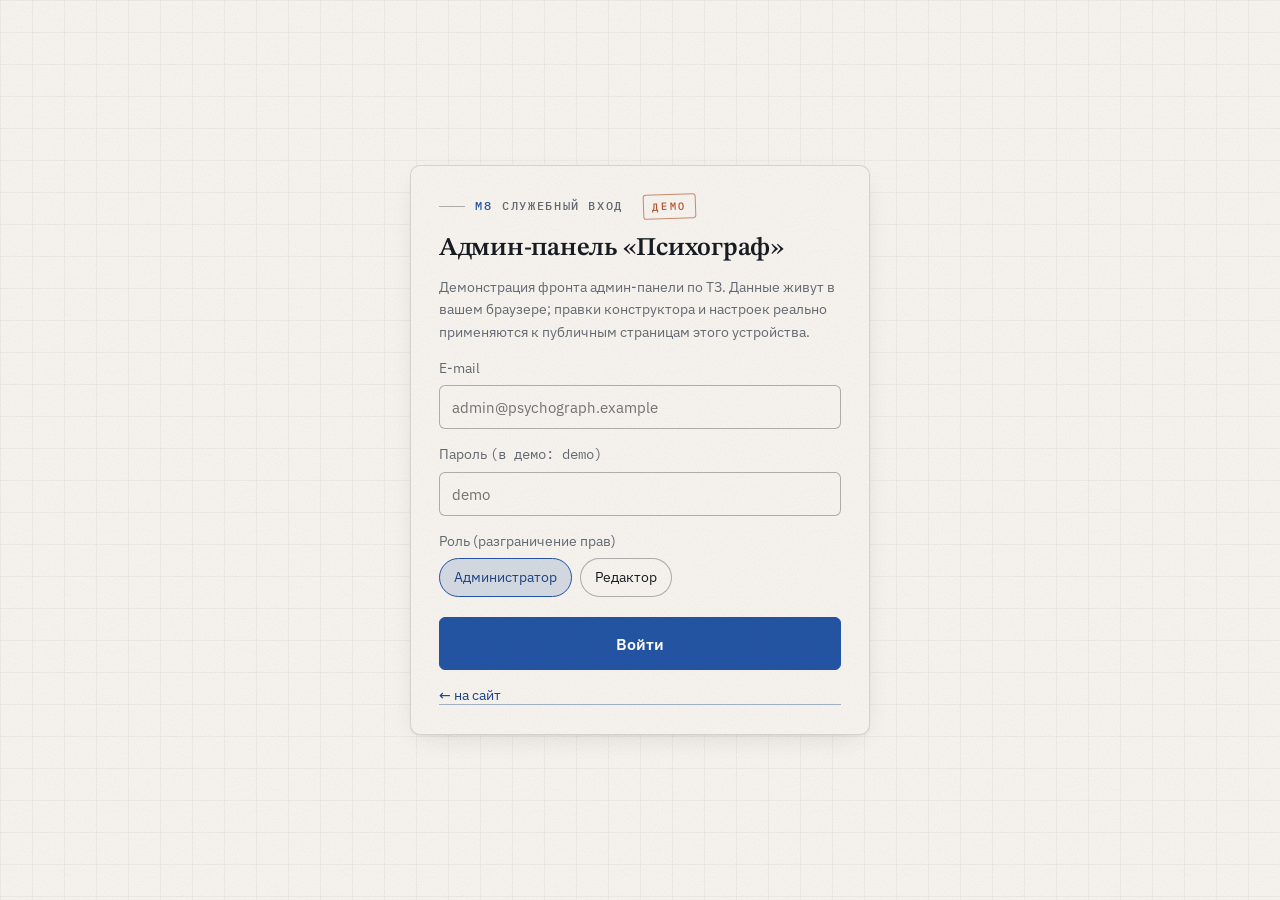
<file: admin.html>
<!DOCTYPE html>
<html lang="ru">
<head>
<meta charset="utf-8">
<meta name="viewport" content="width=device-width, initial-scale=1">
<meta name="theme-color" content="#FAF7F2" media="(prefers-color-scheme: light)">
<meta name="theme-color" content="#15181C" media="(prefers-color-scheme: dark)">
<title>Админ-панель — Психограф</title>
<meta name="description" content="Административная панель сервиса Психограф (демо): конструктор теста, дашборд, заказы, настройки.">
<meta name="robots" content="noindex">
<link rel="icon" href="favicon.svg" type="image/svg+xml">
<link rel="manifest" href="manifest.webmanifest">
<link rel="apple-touch-icon" href="assets/icons/apple-touch-icon.png">
<link rel="stylesheet" href="assets/fonts/fonts.css">
<link rel="stylesheet" href="assets/css/main.css">
<script>(function(){try{var t=JSON.parse(localStorage.getItem('pg.theme')||'null');if(t!=='dark'&&t!=='light'){t=matchMedia('(prefers-color-scheme: dark)').matches?'dark':'light'}document.documentElement.dataset.theme=t}catch(e){}})()</script>
</head>
<body>

<!-- ВХОД -->
<main id="admin-login" class="admin-login">
  <div class="card card-paper admin-login-card">
    <div class="overline"><span class="num">М8</span> Служебный вход <span class="stamp tag-demo">демо</span></div>
    <h1 style="font-size:1.6rem">Админ-панель «Психограф»</h1>
    <p class="muted small">Демонстрация фронта админ-панели по ТЗ. Данные живут в вашем браузере;
      правки конструктора и настроек реально применяются к публичным страницам этого устройства.</p>
    <form id="login-form" class="admin-login-form">
      <div class="field">
        <label class="small muted" for="login-email">E-mail</label>
        <input type="email" id="login-email" required placeholder="admin@psychograph.example" autocomplete="username">
      </div>
      <div class="field">
        <label class="small muted" for="login-pass">Пароль <span class="mono">(в демо: demo)</span></label>
        <input type="password" id="login-pass" required placeholder="demo" autocomplete="current-password">
      </div>
      <fieldset class="field" style="border:none;margin:0;padding:0">
        <legend class="small muted" style="padding:0;margin-bottom:6px">Роль (разграничение прав)</legend>
        <div class="radio-line">
          <label><input type="radio" name="role" value="admin" checked>Администратор</label>
          <label><input type="radio" name="role" value="editor">Редактор</label>
        </div>
      </fieldset>
      <p class="small" id="login-error" style="color:var(--danger)" hidden>Неверный пароль. В демо-версии пароль — <b class="mono">demo</b>.</p>
      <button class="btn btn-primary btn-lg" type="submit">Войти</button>
      <a class="small" href="index.html">← на сайт</a>
    </form>
  </div>
</main>

<!-- ПАНЕЛЬ -->
<div id="admin-app" class="admin-shell" hidden>
  <aside class="admin-side">
    <a class="brand" href="index.html" style="margin:0 0 4px">
      <svg width="26" height="26" viewBox="0 0 30 30" fill="none" aria-hidden="true">
        <rect class="brand-mark-frame" x="1.5" y="1.5" width="27" height="27" rx="4" stroke-width="1.5"/>
        <polyline class="brand-mark-line" points="5,20 9,12 13,17 17,8 21,15 25,11" stroke-width="2" stroke-linecap="round" stroke-linejoin="round" fill="none"/>
      </svg>
      <span>Психограф</span>
    </a>
    <span class="badge badge-accent" style="align-self:flex-start">админ · демо</span>
    <nav class="admin-nav" id="admin-nav" aria-label="Разделы админ-панели">
      <a href="#dashboard" data-route="dashboard">Дашборд</a>
      <a href="#constructor" data-route="constructor">Конструктор теста</a>
      <a href="#orders" data-route="orders">Заказы</a>
      <a href="#content" data-route="content">Контент и SEO</a>
      <a href="#users" data-route="users">Пользователи</a>
      <a href="#settings" data-route="settings" data-role="admin">Настройки</a>
      <a href="#log" data-route="log" data-role="admin">Журнал действий</a>
    </nav>
    <div class="admin-side-foot">
      <span class="small muted" id="admin-actor">…</span>
      <button class="btn btn-ghost btn-sm" id="btn-logout" type="button">Выйти</button>
    </div>
  </aside>
  <main class="admin-main" id="admin-view" tabindex="-1"></main>
</div>

<script src="assets/vendor/echarts.min.js"></script>
<script type="module" src="assets/js/admin.js"></script>
</body>
</html>
</file>
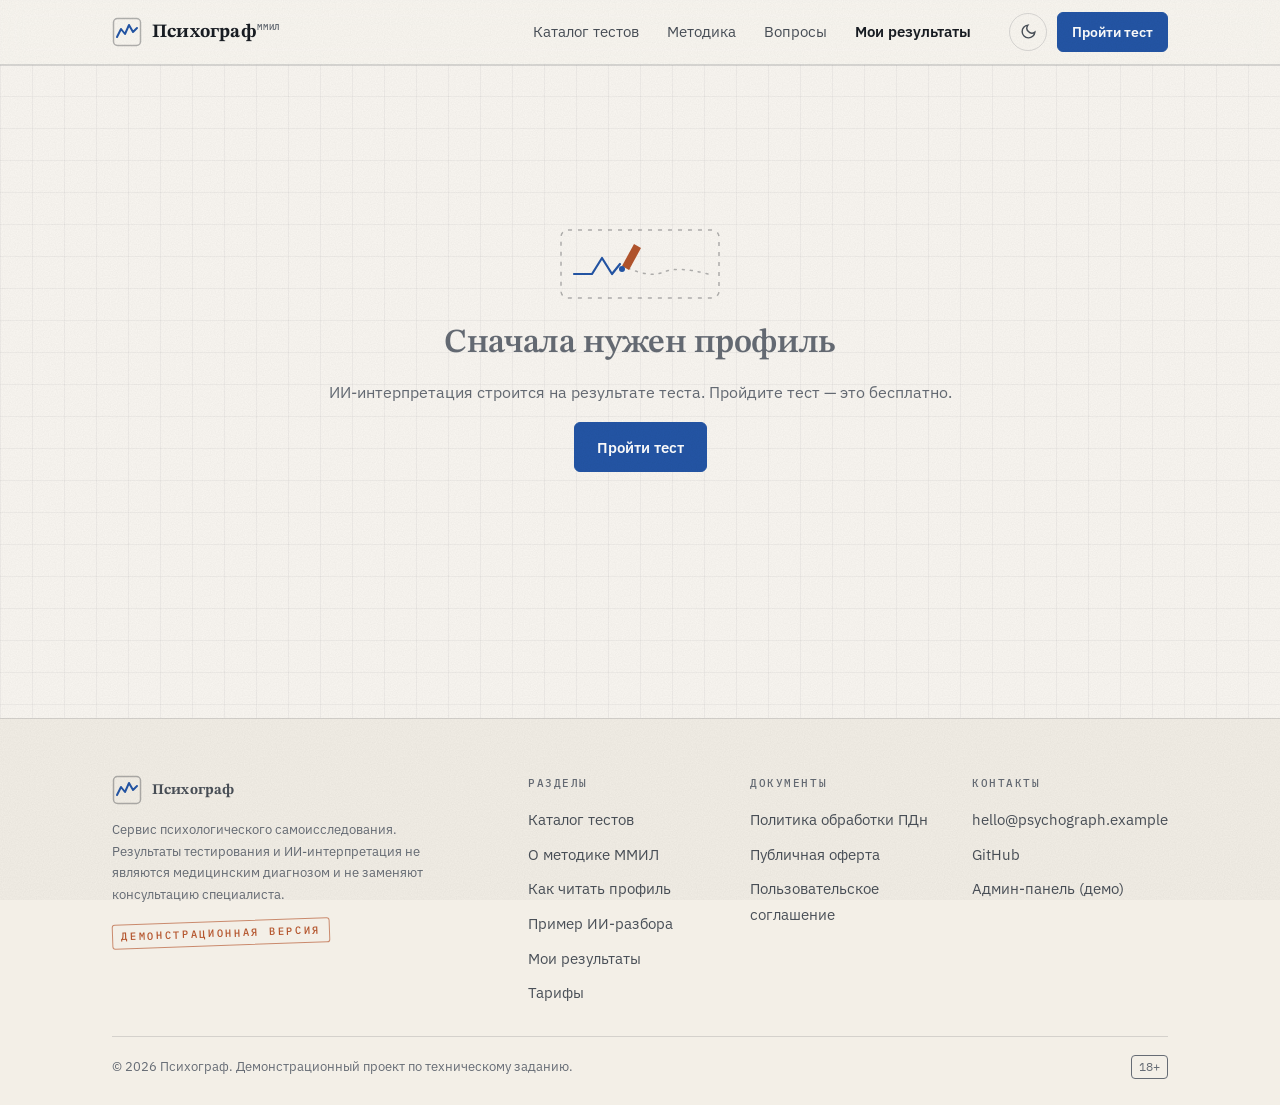
<file: analysis.html>
<!DOCTYPE html>
<html lang="ru">
<head>
<meta charset="utf-8">
<meta name="viewport" content="width=device-width, initial-scale=1">
<meta name="theme-color" content="#FAF7F2" media="(prefers-color-scheme: light)">
<meta name="theme-color" content="#15181C" media="(prefers-color-scheme: dark)">
<title>ИИ-интерпретация профиля ММИЛ — Психограф</title>
<meta name="description" content="Расширенная ИИ-интерпретация личностного профиля ММИЛ: уточняющий опросник, обезличенная передача данных, развёрнутый текстовый разбор.">
<link rel="icon" href="favicon.svg" type="image/svg+xml">
<link rel="manifest" href="manifest.webmanifest">
<link rel="apple-touch-icon" href="assets/icons/apple-touch-icon.png">
<link rel="stylesheet" href="assets/fonts/fonts.css">
<link rel="stylesheet" href="assets/css/main.css">
<script>(function(){try{var t=JSON.parse(localStorage.getItem('pg.theme')||'null');if(t!=='dark'&&t!=='light'){t=matchMedia('(prefers-color-scheme: dark)').matches?'dark':'light'}document.documentElement.dataset.theme=t}catch(e){}})()</script>
</head>
<body>
<header id="site-header"></header>

<main id="main">
  <section class="section" id="analysis-root" style="padding-top:clamp(32px,5vw,56px)">
    <div class="container" style="max-width:860px">
      <div class="overline"><span class="num">И-01</span> Расширенная интерпретация <span class="stamp tag-demo">демо-режим</span></div>
      <h1>ИИ-разбор вашего профиля</h1>
      <p class="lead" id="analysis-meta">…</p>

      <!-- ШАГ 1: ОПРОСНИК -->
      <div id="step-q15">
        <div class="callout" style="margin:18px 0 26px">
          <p class="mb-0"><strong>Как это устроено.</strong> Короткий опросник уточняет ваш контекст — он передаётся
          в ИИ вместе с T-баллами профиля <strong>обезличенно</strong>: без имени, почты и любых идентификаторов.
          Ответы можно пропускать, но чем полнее контекст, тем точнее разбор.</p>
        </div>
        <div class="card card-paper">
          <h3>Уточняющий опросник <span class="muted small">15 вопросов</span></h3>
          <form class="q15" id="q15-form"></form>
          <div style="display:flex;gap:10px;flex-wrap:wrap;align-items:center;margin-top:24px">
            <button class="btn btn-primary btn-lg" id="btn-to-pay">Продолжить → оплата</button>
            <span class="small muted">Шаг 1 из 3</span>
          </div>
        </div>
      </div>

      <!-- ШАГ 2: ОПЛАТА -->
      <div id="step-pay" hidden>
        <div class="card card-paper" style="max-width:560px">
          <h3>Оплата интерпретации</h3>
          <div style="display:flex;align-items:baseline;gap:12px;margin:6px 0 14px">
            <span class="price" id="pay-price" style="font-family:var(--font-display);font-size:2rem;font-weight:700">499 ₽</span>
            <span class="muted small">разовая услуга · без подписки</span>
          </div>
          <ul style="margin:0 0 10px;padding-left:1.1em" class="small">
            <li>развёрнутый разбор каждой шкалы профиля</li>
            <li>паттерны сочетаний повышенных шкал</li>
            <li>учёт контекста из опросника</li>
            <li>PDF-отчёт в вашей истории</li>
          </ul>
          <p class="small" style="margin:0 0 18px"><a href="example.html" target="_blank" rel="noopener">Посмотреть пример готового разбора →</a></p>
          <div class="callout warn" style="margin-bottom:18px">
            <p class="mb-0"><strong>Демо-режим.</strong> В боевой версии здесь — защищённая страница интернет-эквайринга
            Альфа-Банка и электронный чек по 54-ФЗ. В демо оплата имитируется, средства не списываются.</p>
          </div>
          <div style="display:flex;gap:10px;flex-wrap:wrap;align-items:center">
            <button class="btn btn-primary btn-lg" id="btn-pay">Оплатить (демо)</button>
            <button class="btn btn-ghost" id="btn-back-q15">← К опроснику</button>
          </div>
        </div>
      </div>

      <!-- ШАГ 3: ГЕНЕРАЦИЯ -->
      <div id="step-generate" hidden>
        <div class="card card-paper">
          <h3>Генерация интерпретации</h3>
          <p class="muted small">Оплата подтверждена. Выберите способ генерации:</p>
          <div class="form-pick" style="margin-bottom:18px">
            <button class="pick selected" type="button" id="mode-demo" aria-pressed="true">
              <b>Демо-движок (локально)</b>
              <span>интерпретационная библиотека сайта, без внешних запросов</span>
            </button>
            <button class="pick" type="button" id="mode-deepseek" aria-pressed="false">
              <b>DeepSeek API (свой ключ)</b>
              <span>живой вызов deepseek-chat из браузера, ключ хранится только у вас</span>
            </button>
          </div>
          <div class="field" id="deepseek-key-row" hidden style="margin-bottom:18px">
            <label class="small muted" for="deepseek-key" style="display:block;margin-bottom:6px">API-ключ DeepSeek (остаётся в вашем браузере; в боевой версии вызов идёт с сервера через очередь)</label>
            <input type="password" id="deepseek-key" placeholder="sk-…" autocomplete="off">
          </div>
          <button class="btn btn-primary btn-lg" id="btn-generate">Сгенерировать разбор</button>
          <div class="gen-status card" id="gen-status" role="status" hidden style="margin-top:18px">
            <span class="dot"></span><span id="gen-status-text">Задача поставлена в очередь…</span>
          </div>
        </div>
      </div>

      <!-- ОТЧЁТ -->
      <div id="step-report" hidden>
        <article class="ai-report" id="report-body"></article>
        <div class="result-actions no-print" style="justify-content:center">
          <button class="btn btn-ghost" id="btn-report-pdf">Сохранить в PDF</button>
          <a class="btn btn-ghost" id="btn-report-back" href="#">← К профилю</a>
          <a class="btn btn-soft" href="history.html">В мою историю</a>
        </div>
      </div>
    </div>
  </section>

  <section class="section" id="no-result" hidden>
    <div class="container">
      <div class="empty-state">
        <svg class="vignette" viewBox="0 0 168 84" aria-hidden="true">
          <rect class="vg-frame" x="5" y="8" width="158" height="68" rx="7"/>
          <path class="vg-line" d="M18 52 h18 l10 -16 10 16 8 -10"/>
          <path class="vg-ghost" d="M72 46 q22 10 36 4 t44 2"/>
          <path class="vg-pen" d="M66 44 l12 -22 7 4 -12 22 z"/>
          <circle class="vg-dot" cx="66" cy="47" r="3"/>
        </svg>
        <h2>Сначала нужен профиль</h2>
        <p>ИИ-интерпретация строится на результате теста. Пройдите тест — это бесплатно.</p>
        <a class="btn btn-primary" href="test.html">Пройти тест</a>
      </div>
    </div>
  </section>
</main>

<footer id="site-footer"></footer>

<dialog class="modal" id="pay-modal" aria-labelledby="pay-modal-title" aria-describedby="pay-modal-desc">
  <h3 id="pay-modal-title" style="margin-bottom:6px">Имитация эквайринга</h3>
  <p class="small muted" id="pay-modal-desc">Демонстрация сценария: заказ → страница банка → callback об успешной оплате → доступ к анализу.</p>
  <div class="card" style="padding:14px 16px;margin:10px 0 4px">
    <div style="display:flex;justify-content:space-between;font-size:.92rem"><span>Расширенная ИИ-интерпретация</span><b class="mono" id="modal-price">499 ₽</b></div>
    <div style="display:flex;justify-content:space-between;font-size:.8rem;color:var(--ink-3);margin-top:4px"><span>Чек 54-ФЗ (демо)</span><span class="mono">№ 0000-DEMO</span></div>
  </div>
  <div class="modal-actions">
    <button class="btn btn-ghost" id="pay-cancel">Отмена</button>
    <button class="btn btn-primary" id="pay-confirm">Подтвердить оплату (демо)</button>
  </div>
</dialog>

<script type="module" src="assets/js/analysis.js"></script>
</body>
</html>
</file>
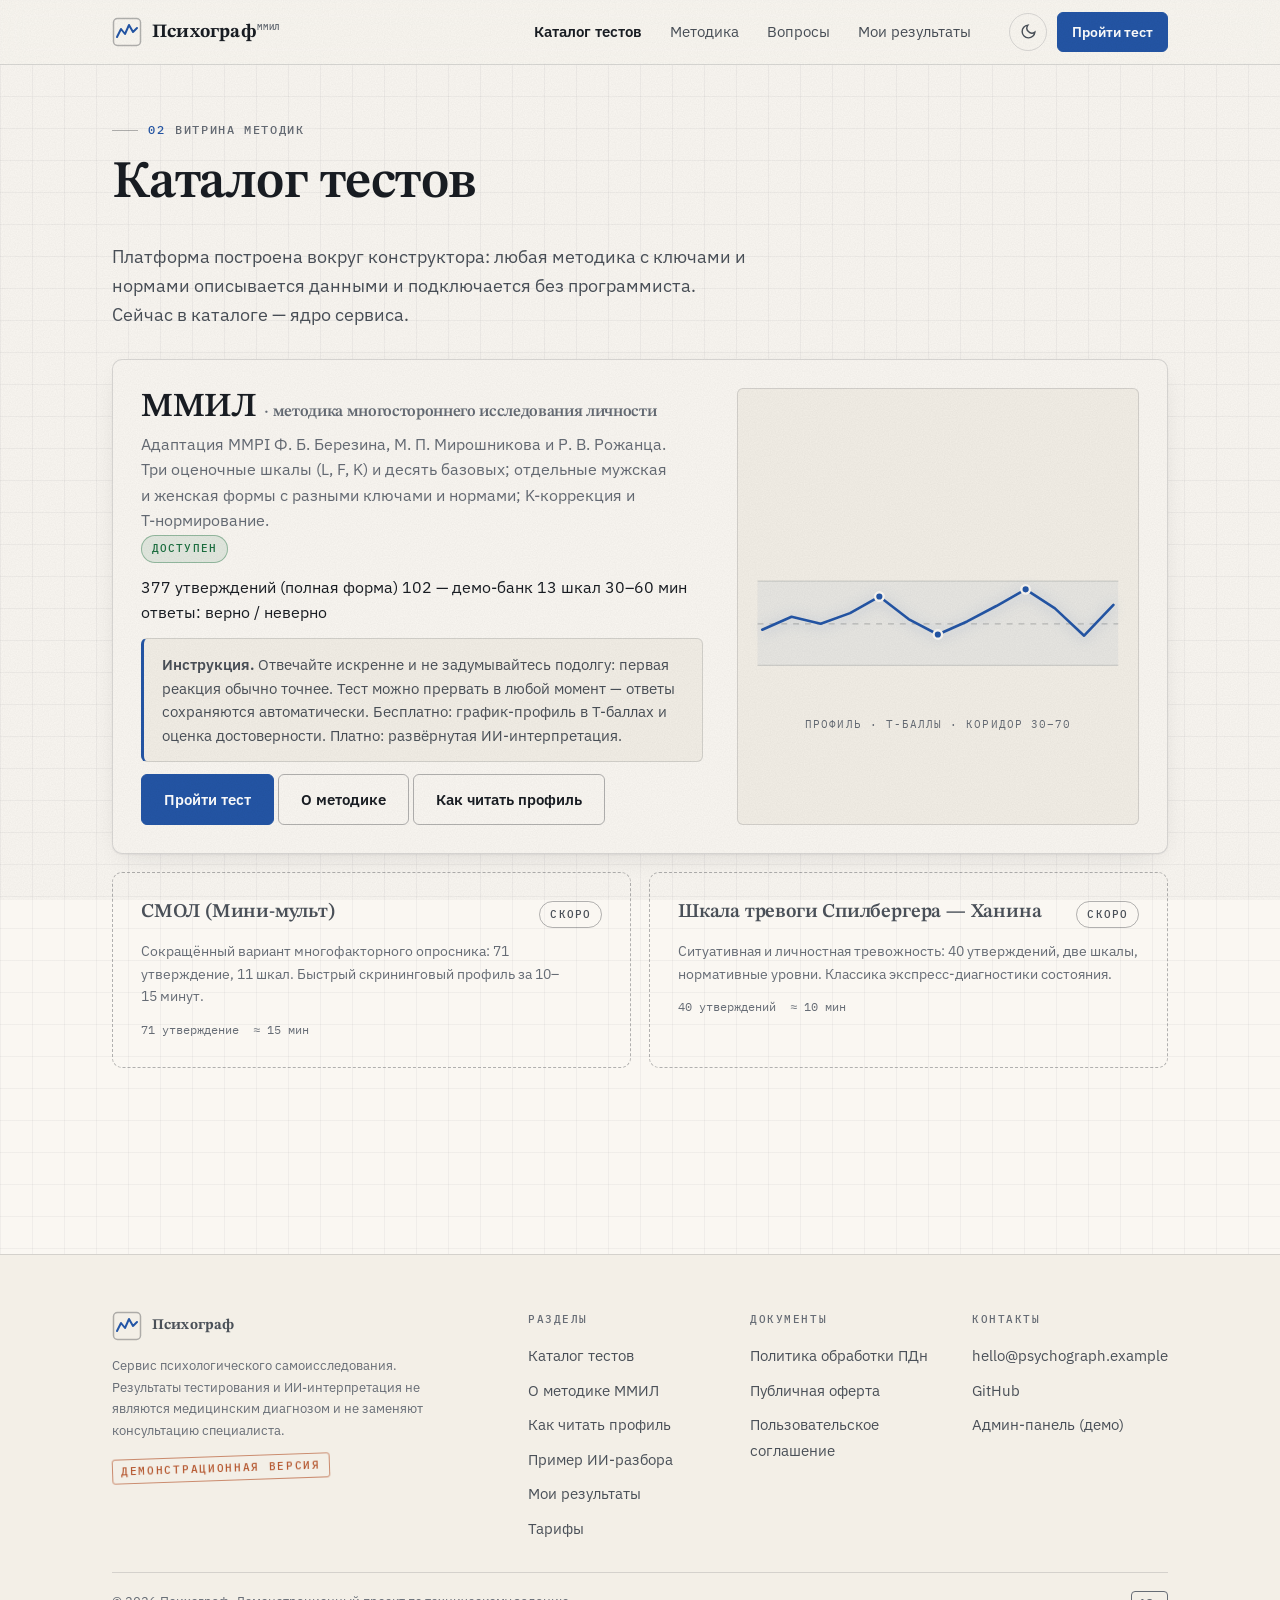
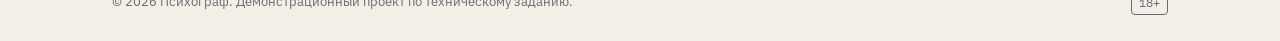
<file: catalog.html>
<!DOCTYPE html>
<html lang="ru">
<head>
<meta charset="utf-8">
<meta name="viewport" content="width=device-width, initial-scale=1">
<meta name="theme-color" content="#FAF7F2" media="(prefers-color-scheme: light)">
<meta name="theme-color" content="#15181C" media="(prefers-color-scheme: dark)">
<title>Каталог тестов — Психограф</title>
<meta name="description" content="Каталог психологических тестов: ММИЛ (адаптация MMPI) и будущие методики платформы.">
<link rel="icon" href="favicon.svg" type="image/svg+xml">
<link rel="manifest" href="manifest.webmanifest">
<link rel="apple-touch-icon" href="assets/icons/apple-touch-icon.png">
<link rel="stylesheet" href="assets/fonts/fonts.css">
<link rel="stylesheet" href="assets/css/main.css">
<script>(function(){try{var t=JSON.parse(localStorage.getItem('pg.theme')||'null');if(t!=='dark'&&t!=='light'){t=matchMedia('(prefers-color-scheme: dark)').matches?'dark':'light'}document.documentElement.dataset.theme=t}catch(e){}})()</script>
</head>
<body>
<header id="site-header"></header>

<main id="main">
  <section class="section" style="padding-top:clamp(32px,5vw,56px)">
    <div class="container">
      <div class="overline"><span class="num">02</span> Витрина методик</div>
      <h1>Каталог тестов</h1>
      <p class="lead">Платформа построена вокруг конструктора: любая методика с ключами и нормами
        описывается данными и подключается без программиста. Сейчас в каталоге — ядро сервиса.</p>

      <div class="grid-2" style="margin-top:30px;align-items:stretch">
        <div class="card card-paper test-passport" style="grid-column:1/-1">
          <div class="tp-main">
            <div class="test-head">
              <div>
                <h2 style="margin-bottom:4px">ММИЛ <span class="muted" style="font-size:1rem">· методика многостороннего исследования личности</span></h2>
                <p class="muted mb-0">Адаптация MMPI Ф. Б. Березина, М. П. Мирошникова и Р. В. Рожанца. Три оценочные шкалы (L, F, K)
                и десять базовых; отдельные мужская и женская формы с разными ключами и нормами; K-коррекция и T-нормирование.</p>
              </div>
              <span class="badge badge-ok">доступен</span>
            </div>
            <div class="meta-row">
              <span>377 утверждений (полная форма)</span>
              <span>102 — демо-банк</span>
              <span>13 шкал</span>
              <span>30–60 мин</span>
              <span>ответы: верно / неверно</span>
            </div>
            <div class="callout">
              <p class="mb-0"><strong>Инструкция.</strong> Отвечайте искренне и не задумывайтесь подолгу: первая
              реакция обычно точнее. Тест можно прервать в любой момент — ответы сохраняются автоматически.
              Бесплатно: график-профиль в T-баллах и оценка достоверности. Платно: развёрнутая ИИ-интерпретация.</p>
            </div>
            <div class="actions">
              <a class="btn btn-primary" href="test.html">Пройти тест</a>
              <a class="btn btn-ghost" href="about.html">О методике</a>
              <a class="btn btn-ghost" href="guide.html">Как читать профиль</a>
            </div>
          </div>
          <aside class="tp-side" aria-hidden="true">
            <svg viewBox="0 0 320 190">
              <rect class="psy-corridor" x="8" y="81" width="304" height="71"/>
              <line class="psy-grid" x1="8" x2="312" y1="81" y2="81"/>
              <line class="psy-grid-mid" x1="8" x2="312" y1="117" y2="117"/>
              <line class="psy-grid" x1="8" x2="312" y1="152" y2="152"/>
              <polyline class="psy-line" fill="none" points="12,122 36.7,111 61.3,117 86,108 110.7,94 135.3,113 160,126 184.7,115 209.3,102 234,88 258.7,104 283.3,127 308,101"/>
              <circle class="psy-point" cx="110.7" cy="94" r="3.6"/>
              <circle class="psy-point" cx="234" cy="88" r="3.6"/>
              <circle class="psy-point" cx="160" cy="126" r="3.6"/>
            </svg>
            <span class="tp-cap">профиль · T-баллы · коридор 30–70</span>
          </aside>
        </div>

        <div class="card test-card soon">
          <div class="test-head">
            <h3 class="mb-0">СМОЛ (Мини-мульт)</h3>
            <span class="badge">скоро</span>
          </div>
          <p class="muted small mb-0">Сокращённый вариант многофакторного опросника: 71 утверждение, 11 шкал.
            Быстрый скрининговый профиль за 10–15 минут.</p>
          <div class="meta-row"><span>71 утверждение</span><span>≈ 15 мин</span></div>
        </div>

        <div class="card test-card soon">
          <div class="test-head">
            <h3 class="mb-0">Шкала тревоги Спилбергера — Ханина</h3>
            <span class="badge">скоро</span>
          </div>
          <p class="muted small mb-0">Ситуативная и личностная тревожность: 40 утверждений, две шкалы,
            нормативные уровни. Классика экспресс-диагностики состояния.</p>
          <div class="meta-row"><span>40 утверждений</span><span>≈ 10 мин</span></div>
        </div>
      </div>
    </div>
  </section>
</main>

<footer id="site-footer"></footer>
<script type="module">
  import { initChrome } from './assets/js/common.js';
  initChrome('catalog');
</script>
</body>
</html>
</file>
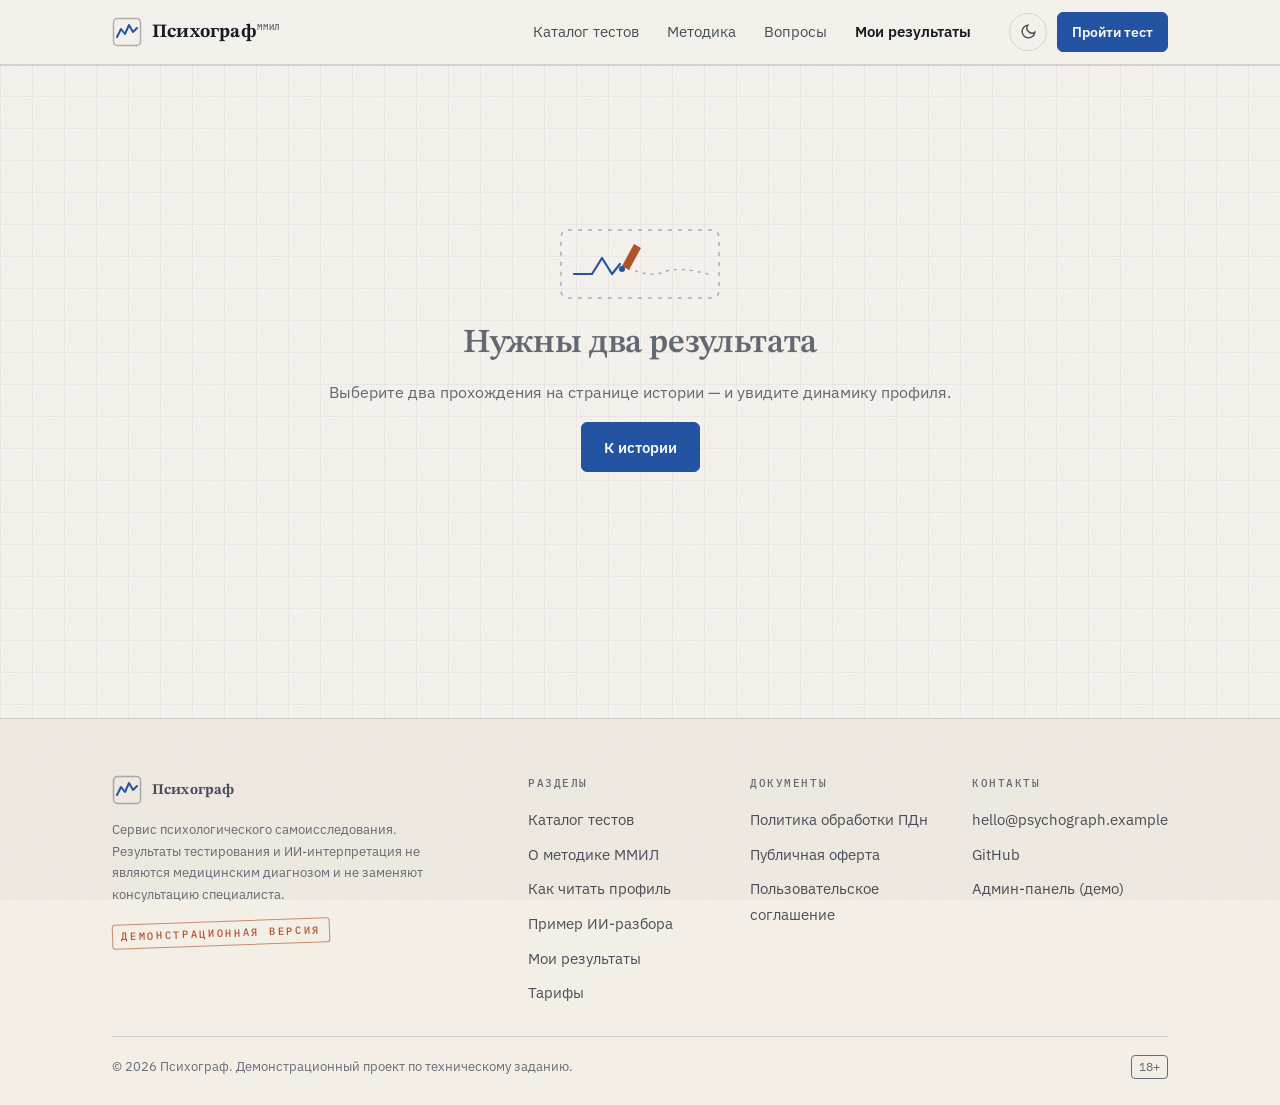
<file: compare.html>
<!DOCTYPE html>
<html lang="ru">
<head>
<meta charset="utf-8">
<meta name="viewport" content="width=device-width, initial-scale=1">
<meta name="theme-color" content="#FAF7F2" media="(prefers-color-scheme: light)">
<meta name="theme-color" content="#15181C" media="(prefers-color-scheme: dark)">
<title>Сравнение профилей — Психограф</title>
<meta name="description" content="Сравнение двух результатов теста ММИЛ: динамика T-баллов по шкалам.">
<meta name="robots" content="noindex">
<link rel="icon" href="favicon.svg" type="image/svg+xml">
<link rel="manifest" href="manifest.webmanifest">
<link rel="apple-touch-icon" href="assets/icons/apple-touch-icon.png">
<link rel="stylesheet" href="assets/fonts/fonts.css">
<link rel="stylesheet" href="assets/css/main.css">
<script>(function(){try{var t=JSON.parse(localStorage.getItem('pg.theme')||'null');if(t!=='dark'&&t!=='light'){t=matchMedia('(prefers-color-scheme: dark)').matches?'dark':'light'}document.documentElement.dataset.theme=t}catch(e){}})()</script>
</head>
<body>
<header id="site-header"></header>

<main id="main">
  <section class="section" id="compare-root" style="padding-top:clamp(32px,5vw,56px)">
    <div class="container">
      <div class="overline"><span class="num">Р-02</span> Динамика профиля</div>
      <h1 style="margin-bottom:6px">Сравнение результатов</h1>
      <p class="muted mb-0" id="compare-meta">…</p>

      <figure class="chart-frame" style="margin:26px 0 0">
        <div id="compare-chart" role="img" aria-label="Сравнение двух профилей ММИЛ: две линии T-баллов по 13 шкалам. Точные значения и разницы — в таблице ниже." style="width:100%;height:440px"></div>
        <figcaption class="frame-cap">
          <span>Рис. 1 — два замера на одной шкале</span>
          <span>T-баллы · коридор нормы 30–70</span>
        </figcaption>
      </figure>

      <div class="result-actions no-print">
        <button class="btn btn-ghost" id="btn-png">Скачать PNG</button>
        <a class="btn btn-ghost" href="history.html">← К истории</a>
      </div>

      <hr class="hr-hair">
      <h2 style="font-size:1.4rem">Изменения по шкалам</h2>
      <div style="overflow-x:auto">
        <table class="scale-table" id="compare-table">
          <thead>
            <tr><th scope="col">Код</th><th scope="col">Шкала</th><th scope="col" id="th-a">A</th><th scope="col" id="th-b">Б</th><th scope="col">Δ (Б − А)</th></tr>
          </thead>
          <tbody></tbody>
        </table>
      </div>
      <p class="small muted" style="margin-top:10px">Сдвиг до ±5 T-баллов обычно находится в пределах погрешности измерения.
        Заметными считают устойчивые изменения от ±10 T. Профиль отражает и состояние в момент прохождения — не только устойчивые черты.</p>
    </div>
  </section>

  <section class="section" id="no-compare" hidden>
    <div class="container">
      <div class="empty-state">
        <svg class="vignette" viewBox="0 0 168 84" aria-hidden="true">
          <rect class="vg-frame" x="5" y="8" width="158" height="68" rx="7"/>
          <path class="vg-line" d="M18 52 h18 l10 -16 10 16 8 -10"/>
          <path class="vg-ghost" d="M72 46 q22 10 36 4 t44 2"/>
          <path class="vg-pen" d="M66 44 l12 -22 7 4 -12 22 z"/>
          <circle class="vg-dot" cx="66" cy="47" r="3"/>
        </svg>
        <h2>Нужны два результата</h2>
        <p>Выберите два прохождения на странице истории — и увидите динамику профиля.</p>
        <a class="btn btn-primary" href="history.html">К истории</a>
      </div>
    </div>
  </section>
</main>

<footer id="site-footer"></footer>
<script src="assets/vendor/echarts.min.js"></script>
<script type="module" src="assets/js/compare.js"></script>
</body>
</html>
</file>
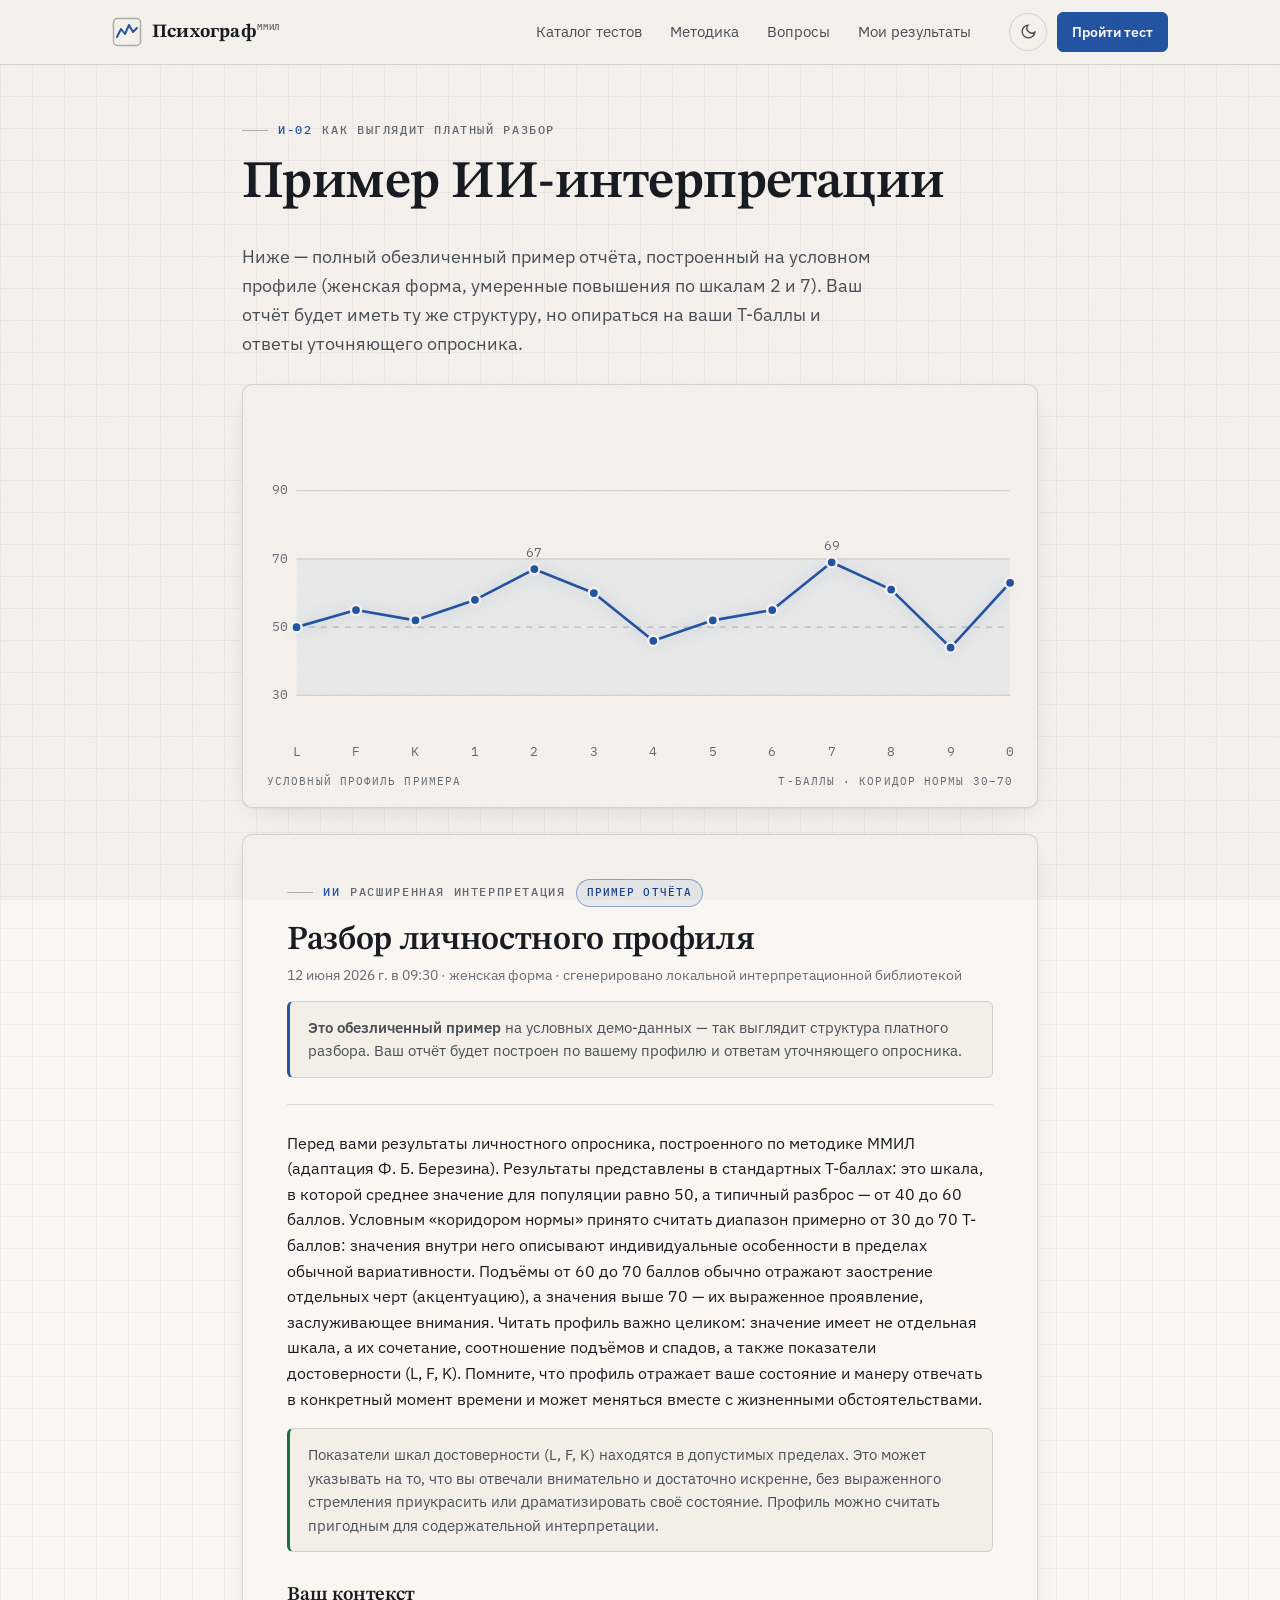
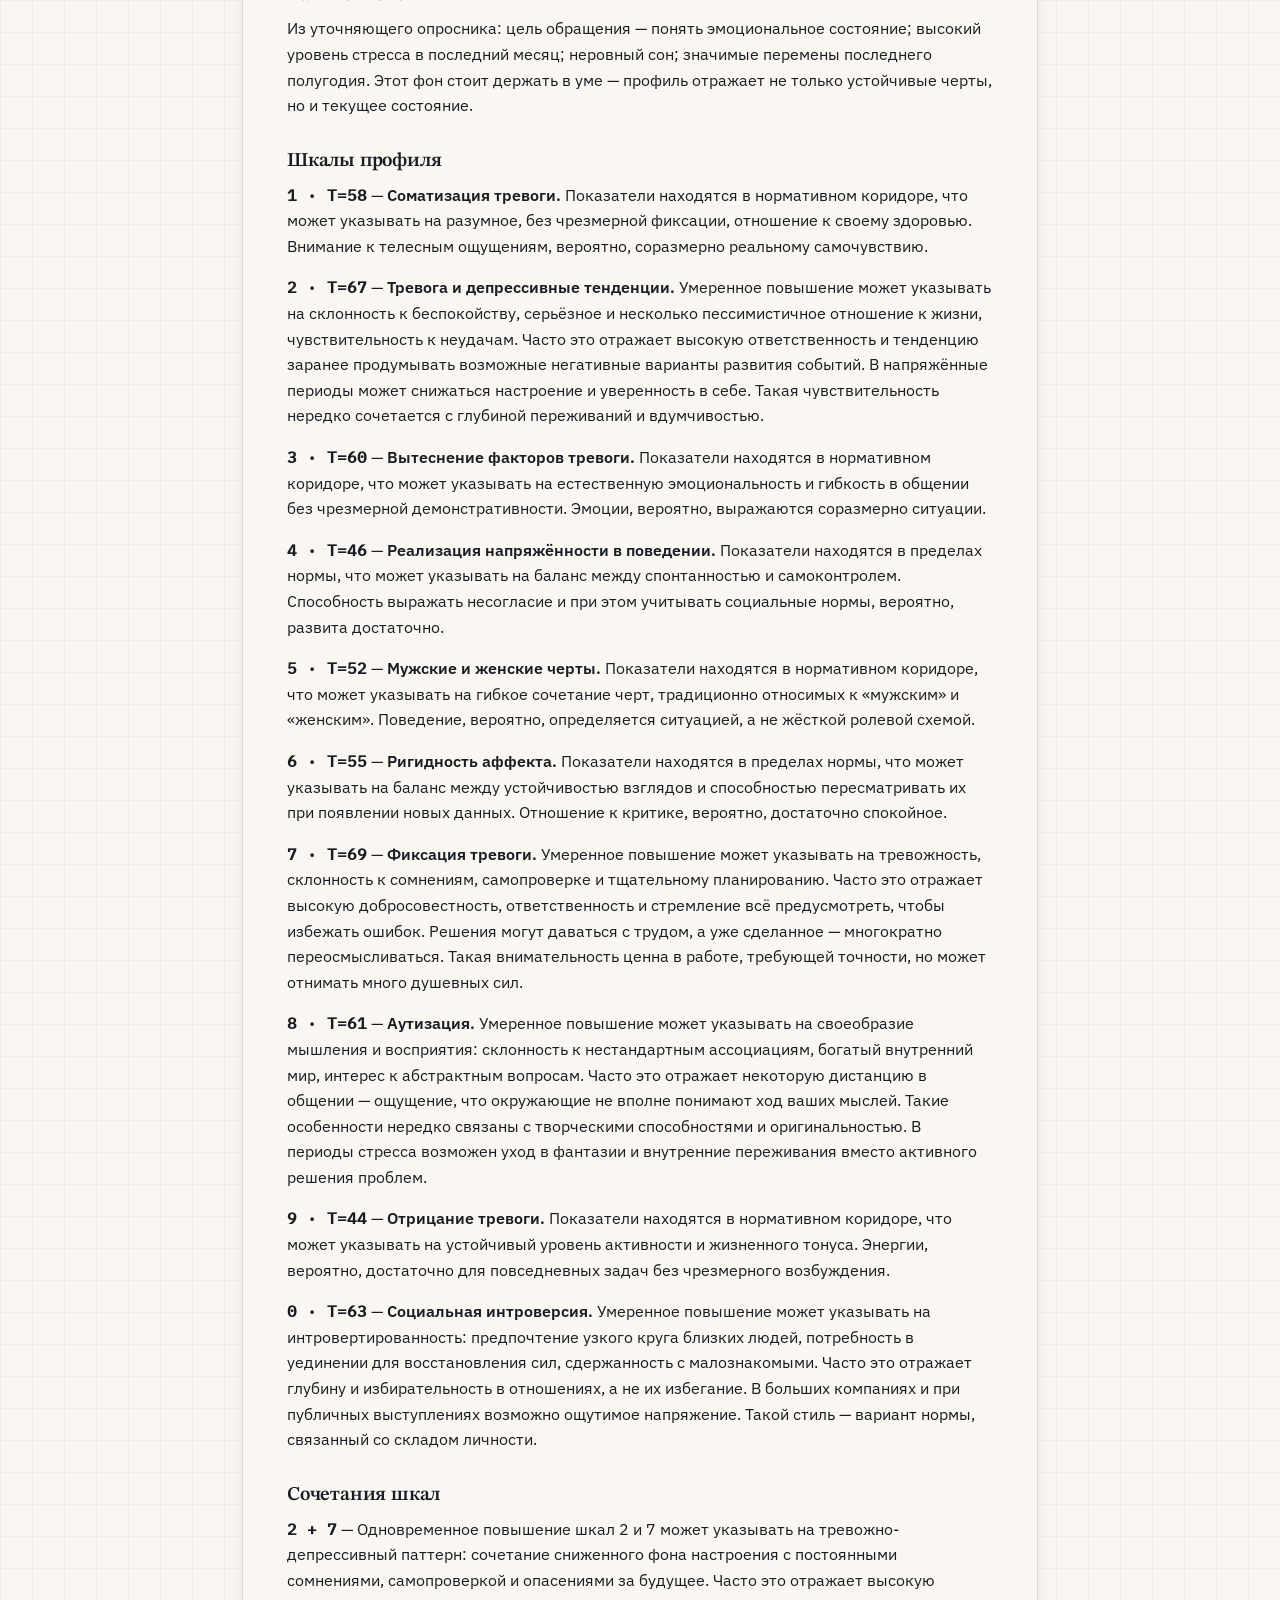
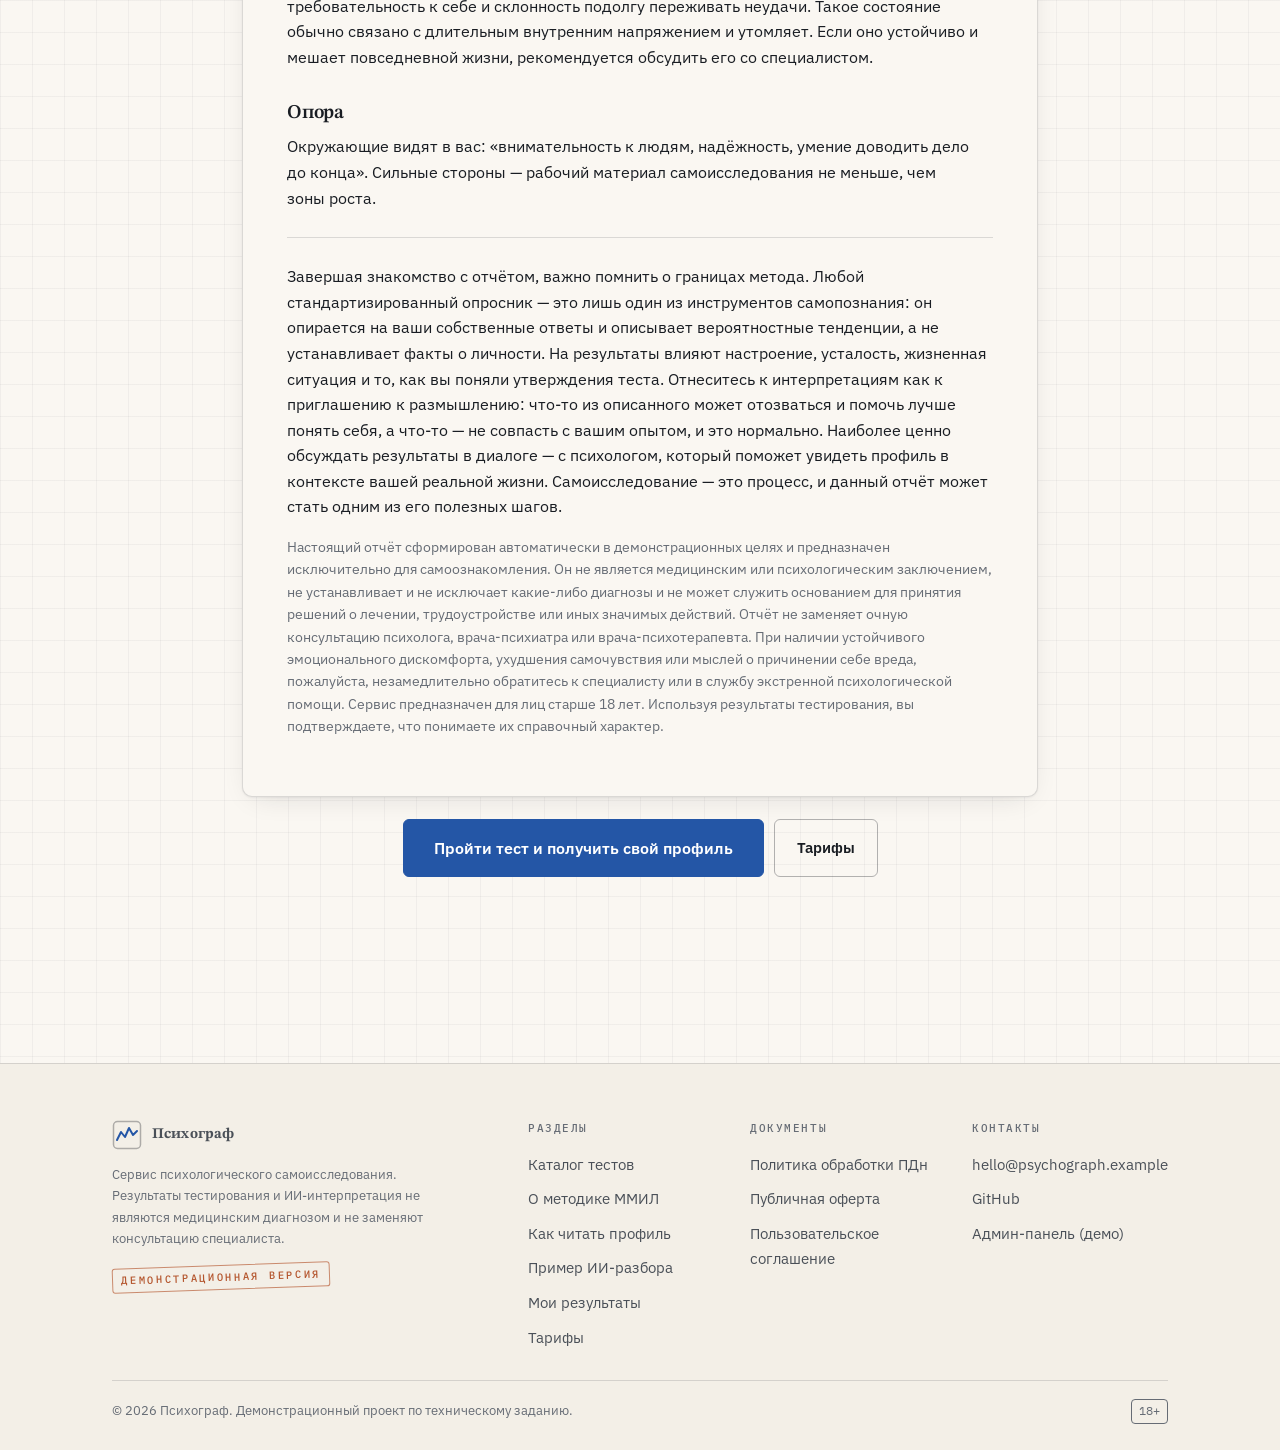
<file: example.html>
<!DOCTYPE html>
<html lang="ru">
<head>
<meta charset="utf-8">
<meta name="viewport" content="width=device-width, initial-scale=1">
<meta name="theme-color" content="#FAF7F2" media="(prefers-color-scheme: light)">
<meta name="theme-color" content="#15181C" media="(prefers-color-scheme: dark)">
<title>Пример ИИ-разбора профиля ММИЛ — Психограф</title>
<meta name="description" content="Обезличенный пример расширенной ИИ-интерпретации личностного профиля ММИЛ: структура отчёта, разбор шкал, сочетания, рекомендации.">
<link rel="icon" href="favicon.svg" type="image/svg+xml">
<link rel="manifest" href="manifest.webmanifest">
<link rel="apple-touch-icon" href="assets/icons/apple-touch-icon.png">
<link rel="stylesheet" href="assets/fonts/fonts.css">
<link rel="stylesheet" href="assets/css/main.css">
<script>(function(){try{var t=JSON.parse(localStorage.getItem('pg.theme')||'null');if(t!=='dark'&&t!=='light'){t=matchMedia('(prefers-color-scheme: dark)').matches?'dark':'light'}document.documentElement.dataset.theme=t}catch(e){}})()</script>
</head>
<body>
<header id="site-header"></header>

<main id="main">
  <section class="section" style="padding-top:clamp(32px,5vw,56px)">
    <div class="container" style="max-width:860px">
      <div class="overline"><span class="num">И-02</span> Как выглядит платный разбор</div>
      <h1>Пример ИИ-интерпретации</h1>
      <p class="lead">Ниже — полный обезличенный пример отчёта, построенный на условном профиле
        (женская форма, умеренные повышения по шкалам 2 и 7). Ваш отчёт будет иметь ту же структуру,
        но опираться на ваши T-баллы и ответы уточняющего опросника.</p>

      <figure class="hero-chart-frame" style="margin:26px 0;padding:18px 10px 8px">
        <div class="psy-stage">
          <svg id="example-profile" role="img" aria-label="Условный профиль примера: умеренные повышения по шкалам 2 и 7, остальные значения в коридоре нормы"></svg>
        </div>
        <figcaption class="frame-cap"><span>Условный профиль примера</span><span>T-баллы · коридор нормы 30–70</span></figcaption>
      </figure>

      <article class="ai-report" id="example-report"></article>

      <div class="result-actions" style="justify-content:center">
        <a class="btn btn-primary btn-lg" href="test.html">Пройти тест и получить свой профиль</a>
        <a class="btn btn-ghost" href="index.html#pricing">Тарифы</a>
      </div>
    </div>
  </section>
</main>

<footer id="site-footer"></footer>
<script type="module" src="assets/js/example.js"></script>
</body>
</html>
</file>
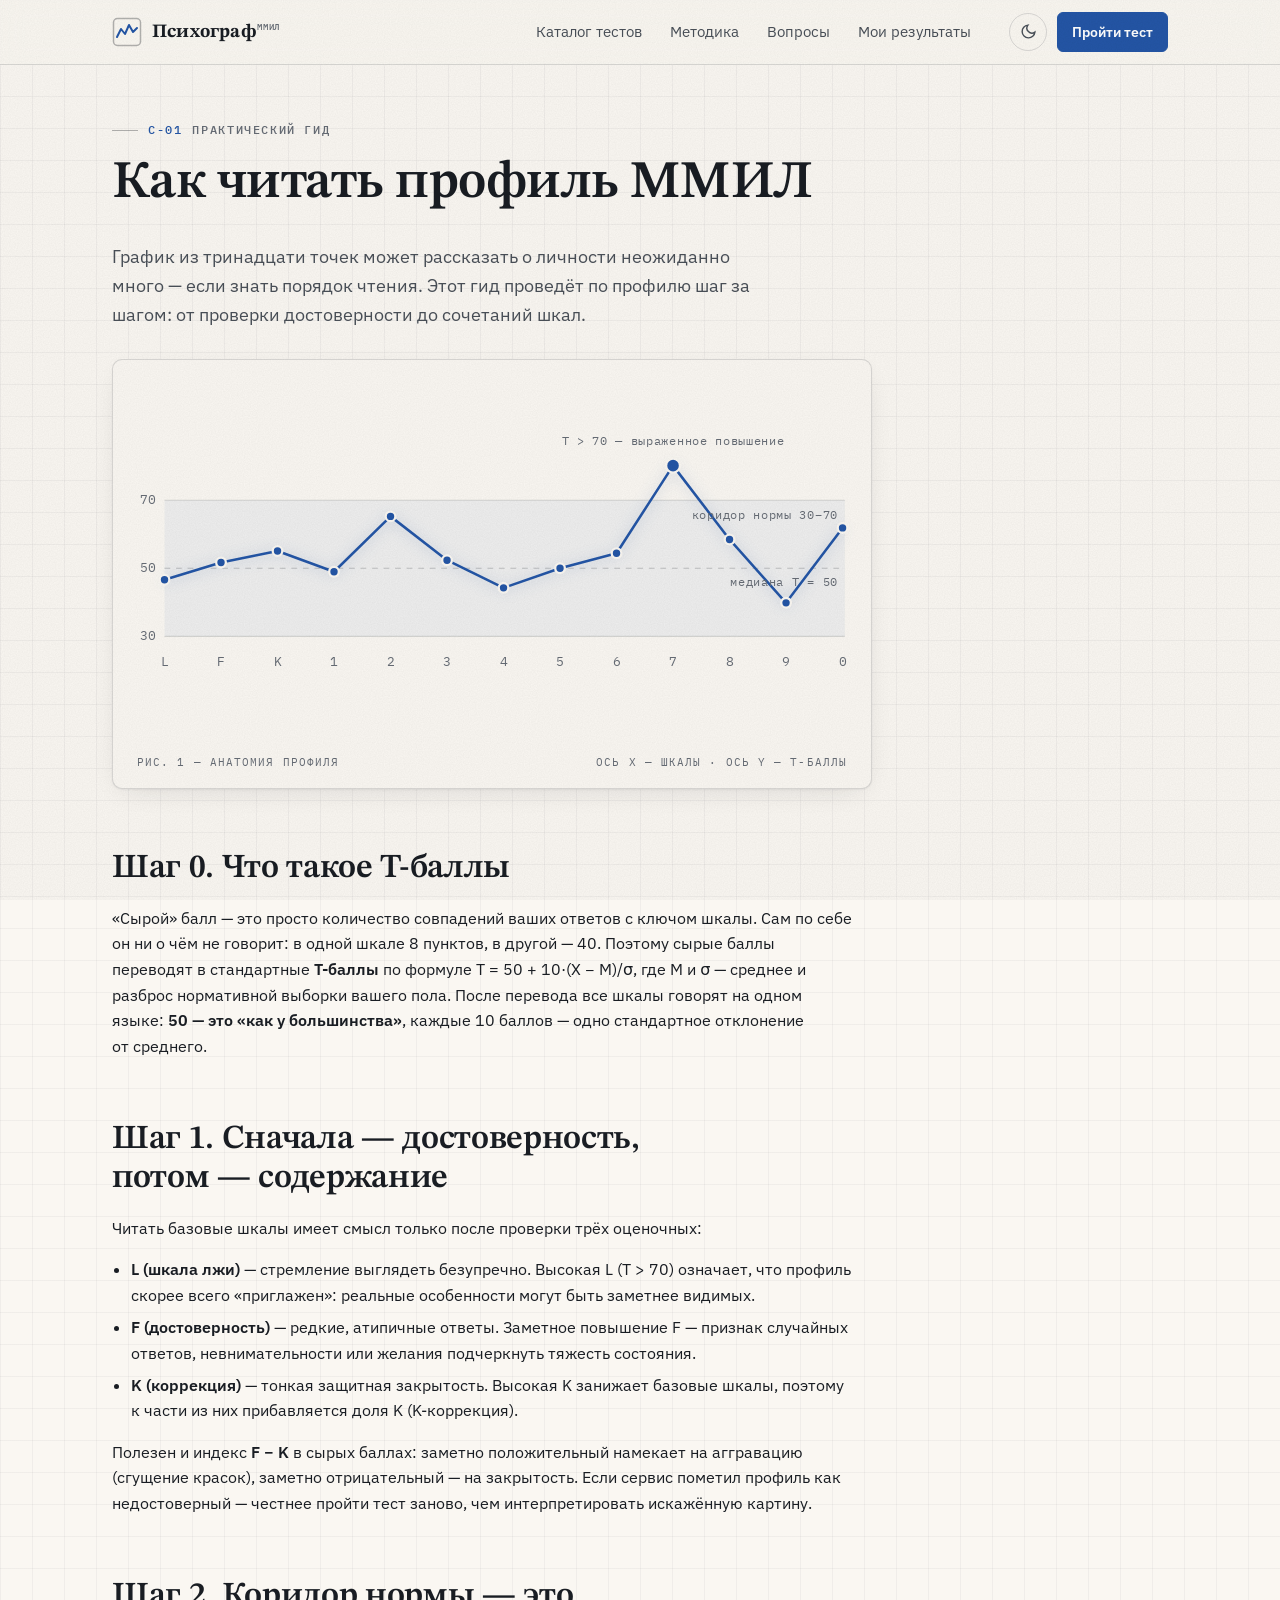
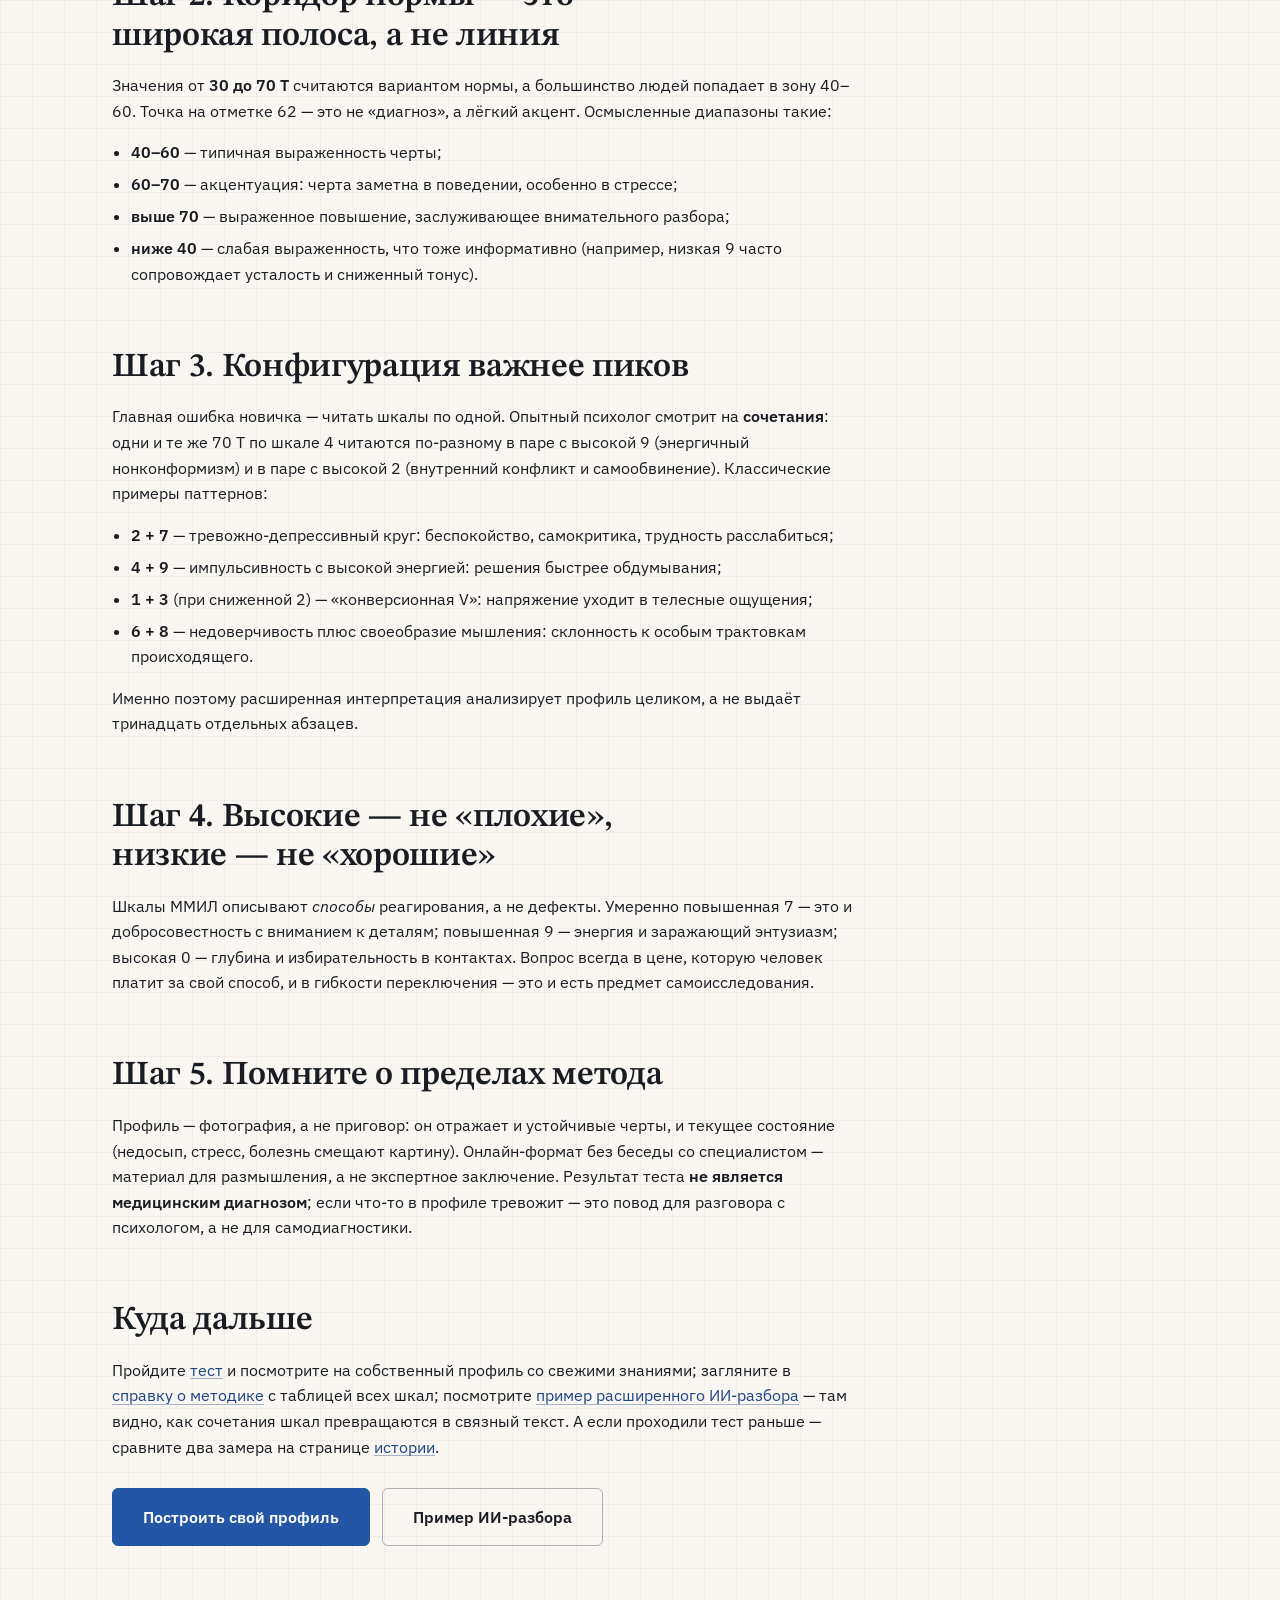
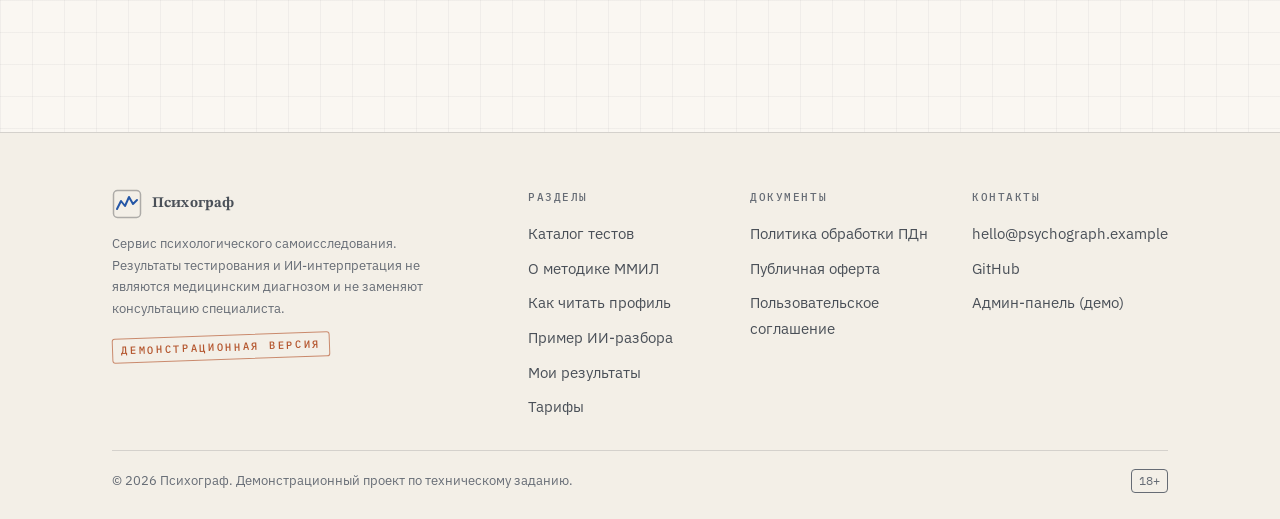
<file: guide.html>
<!DOCTYPE html>
<html lang="ru">
<head>
<meta charset="utf-8">
<meta name="viewport" content="width=device-width, initial-scale=1">
<meta name="theme-color" content="#FAF7F2" media="(prefers-color-scheme: light)">
<meta name="theme-color" content="#15181C" media="(prefers-color-scheme: dark)">
<title>Как читать профиль ММИЛ: T-баллы, коридор нормы, шкалы — Психограф</title>
<meta name="description" content="Практический гид по чтению личностного профиля ММИЛ (MMPI): что такое T-баллы, зачем нужен коридор нормы 30–70, как проверить достоверность по L, F, K и почему сочетания шкал важнее пиков.">
<link rel="canonical" href="https://legodev94.github.io/psychograph/guide.html">
<link rel="icon" href="favicon.svg" type="image/svg+xml">
<link rel="manifest" href="manifest.webmanifest">
<link rel="apple-touch-icon" href="assets/icons/apple-touch-icon.png">
<link rel="stylesheet" href="assets/fonts/fonts.css">
<link rel="stylesheet" href="assets/css/main.css">
<script>(function(){try{var t=JSON.parse(localStorage.getItem('pg.theme')||'null');if(t!=='dark'&&t!=='light'){t=matchMedia('(prefers-color-scheme: dark)').matches?'dark':'light'}document.documentElement.dataset.theme=t}catch(e){}})()</script>
</head>
<body>
<header id="site-header"></header>

<main id="main">
  <section class="section" style="padding-top:clamp(32px,5vw,56px)">
    <div class="container">
      <div class="overline"><span class="num">С-01</span> Практический гид</div>
      <h1>Как читать профиль ММИЛ</h1>
      <p class="lead">График из тринадцати точек может рассказать о личности неожиданно много —
        если знать порядок чтения. Этот гид проведёт по профилю шаг за шагом: от проверки
        достоверности до сочетаний шкал.</p>

      <figure class="hero-chart-frame" style="margin:30px 0;padding:18px 10px 8px;max-width:760px">
        <div class="psy-stage">
          <svg viewBox="0 0 640 320" role="img" aria-label="Анатомия профиля ММИЛ: коридор нормы 30–70 закрашен, медиана T=50 пунктиром, точка выше 70 подписана как выраженное повышение">
            <rect class="psy-corridor" x="36" y="106" width="590" height="118"/>
            <line class="psy-grid" x1="36" x2="626" y1="106" y2="106"/>
            <line class="psy-grid-mid" x1="36" x2="626" y1="165" y2="165"/>
            <line class="psy-grid" x1="36" x2="626" y1="224" y2="224"/>
            <text class="psy-axis-y" x="29" y="109" text-anchor="end">70</text>
            <text class="psy-axis-y" x="29" y="168" text-anchor="end">50</text>
            <text class="psy-axis-y" x="29" y="227" text-anchor="end">30</text>
            <polyline class="psy-line" fill="none" points="36,175 85,160 134,150 183,168 232,120 281,158 330,182 379,165 428,152 477,76 526,140 575,195 624,130"/>
            <circle class="psy-point" cx="36" cy="175" r="4.2"/><circle class="psy-point" cx="85" cy="160" r="4.2"/>
            <circle class="psy-point" cx="134" cy="150" r="4.2"/><circle class="psy-point" cx="183" cy="168" r="4.2"/>
            <circle class="psy-point" cx="232" cy="120" r="4.2"/><circle class="psy-point" cx="281" cy="158" r="4.2"/>
            <circle class="psy-point" cx="330" cy="182" r="4.2"/><circle class="psy-point" cx="379" cy="165" r="4.2"/>
            <circle class="psy-point" cx="428" cy="152" r="4.2"/><circle class="psy-point" cx="477" cy="76" r="6"/>
            <circle class="psy-point" cx="526" cy="140" r="4.2"/><circle class="psy-point" cx="575" cy="195" r="4.2"/>
            <circle class="psy-point" cx="624" cy="130" r="4.2"/>
            <text class="psy-note" x="620" y="122" text-anchor="end">коридор нормы 30–70</text>
            <text class="psy-note" x="620" y="180" text-anchor="end">медиана T = 50</text>
            <text class="psy-note" x="477" y="58" text-anchor="middle">T &gt; 70 — выраженное повышение</text>
            <text class="psy-axis-x" x="36" y="250" text-anchor="middle">L</text><text class="psy-axis-x" x="85" y="250" text-anchor="middle">F</text>
            <text class="psy-axis-x" x="134" y="250" text-anchor="middle">K</text><text class="psy-axis-x" x="183" y="250" text-anchor="middle">1</text>
            <text class="psy-axis-x" x="232" y="250" text-anchor="middle">2</text><text class="psy-axis-x" x="281" y="250" text-anchor="middle">3</text>
            <text class="psy-axis-x" x="330" y="250" text-anchor="middle">4</text><text class="psy-axis-x" x="379" y="250" text-anchor="middle">5</text>
            <text class="psy-axis-x" x="428" y="250" text-anchor="middle">6</text><text class="psy-axis-x" x="477" y="250" text-anchor="middle">7</text>
            <text class="psy-axis-x" x="526" y="250" text-anchor="middle">8</text><text class="psy-axis-x" x="575" y="250" text-anchor="middle">9</text>
            <text class="psy-axis-x" x="624" y="250" text-anchor="middle">0</text>
          </svg>
        </div>
        <figcaption class="frame-cap"><span>Рис. 1 — анатомия профиля</span><span>ось X — шкалы · ось Y — T-баллы</span></figcaption>
      </figure>

      <div class="prose">
        <h2>Шаг 0. Что такое T-баллы</h2>
        <p>«Сырой» балл — это просто количество совпадений ваших ответов с ключом шкалы. Сам по себе он
          ни о чём не говорит: в одной шкале 8 пунктов, в другой — 40. Поэтому сырые баллы переводят в
          стандартные <strong>T-баллы</strong> по формуле T&nbsp;=&nbsp;50&nbsp;+&nbsp;10·(X&nbsp;−&nbsp;M)/σ,
          где M и σ — среднее и разброс нормативной выборки вашего пола. После перевода все шкалы говорят
          на одном языке: <strong>50 — это «как у большинства»</strong>, каждые 10 баллов — одно стандартное
          отклонение от среднего.</p>

        <h2>Шаг 1. Сначала — достоверность, потом — содержание</h2>
        <p>Читать базовые шкалы имеет смысл только после проверки трёх оценочных:</p>
        <ul>
          <li><strong>L (шкала лжи)</strong> — стремление выглядеть безупречно. Высокая L (T&nbsp;&gt;&nbsp;70)
            означает, что профиль скорее всего «приглажен»: реальные особенности могут быть заметнее видимых.</li>
          <li><strong>F (достоверность)</strong> — редкие, атипичные ответы. Заметное повышение F — признак
            случайных ответов, невнимательности или желания подчеркнуть тяжесть состояния.</li>
          <li><strong>K (коррекция)</strong> — тонкая защитная закрытость. Высокая K занижает базовые шкалы,
            поэтому к части из них прибавляется доля K (K-коррекция).</li>
        </ul>
        <p>Полезен и индекс <strong>F&nbsp;−&nbsp;K</strong> в сырых баллах: заметно положительный намекает
          на аггравацию (сгущение красок), заметно отрицательный — на закрытость. Если сервис пометил профиль
          как недостоверный — честнее пройти тест заново, чем интерпретировать искажённую картину.</p>

        <h2>Шаг 2. Коридор нормы — это широкая полоса, а не линия</h2>
        <p>Значения от <strong>30 до 70 T</strong> считаются вариантом нормы, а большинство людей попадает
          в зону 40–60. Точка на отметке 62 — это не «диагноз», а лёгкий акцент. Осмысленные диапазоны такие:</p>
        <ul>
          <li><strong>40–60</strong> — типичная выраженность черты;</li>
          <li><strong>60–70</strong> — акцентуация: черта заметна в поведении, особенно в стрессе;</li>
          <li><strong>выше 70</strong> — выраженное повышение, заслуживающее внимательного разбора;</li>
          <li><strong>ниже 40</strong> — слабая выраженность, что тоже информативно (например, низкая 9
            часто сопровождает усталость и сниженный тонус).</li>
        </ul>

        <h2>Шаг 3. Конфигурация важнее пиков</h2>
        <p>Главная ошибка новичка — читать шкалы по одной. Опытный психолог смотрит на <strong>сочетания</strong>:
          одни и те же 70 T по шкале 4 читаются по-разному в паре с высокой 9 (энергичный нонконформизм)
          и в паре с высокой 2 (внутренний конфликт и самообвинение). Классические примеры паттернов:</p>
        <ul>
          <li><strong>2 + 7</strong> — тревожно-депрессивный круг: беспокойство, самокритика, трудность расслабиться;</li>
          <li><strong>4 + 9</strong> — импульсивность с высокой энергией: решения быстрее обдумывания;</li>
          <li><strong>1 + 3</strong> (при сниженной 2) — «конверсионная V»: напряжение уходит в телесные ощущения;</li>
          <li><strong>6 + 8</strong> — недоверчивость плюс своеобразие мышления: склонность к особым трактовкам происходящего.</li>
        </ul>
        <p>Именно поэтому расширенная интерпретация анализирует профиль целиком, а не выдаёт тринадцать
          отдельных абзацев.</p>

        <h2>Шаг 4. Высокие — не «плохие», низкие — не «хорошие»</h2>
        <p>Шкалы ММИЛ описывают <em>способы</em> реагирования, а не дефекты. Умеренно повышенная 7 — это и
          добросовестность с вниманием к деталям; повышенная 9 — энергия и заражающий энтузиазм; высокая 0 —
          глубина и избирательность в контактах. Вопрос всегда в цене, которую человек платит за свой способ,
          и в гибкости переключения — это и есть предмет самоисследования.</p>

        <h2>Шаг 5. Помните о пределах метода</h2>
        <p>Профиль — фотография, а не приговор: он отражает и устойчивые черты, и текущее состояние
          (недосып, стресс, болезнь смещают картину). Онлайн-формат без беседы со специалистом — материал
          для размышления, а не экспертное заключение. Результат теста <strong>не является медицинским
          диагнозом</strong>; если что-то в профиле тревожит — это повод для разговора с психологом, а не
          для самодиагностики.</p>

        <h2>Куда дальше</h2>
        <p>Пройдите <a href="test.html">тест</a> и посмотрите на собственный профиль со свежими знаниями;
          загляните в <a href="about.html">справку о методике</a> с таблицей всех шкал; посмотрите
          <a href="example.html">пример расширенного ИИ-разбора</a> — там видно, как сочетания шкал
          превращаются в связный текст. А если проходили тест раньше — сравните два замера на странице
          <a href="history.html">истории</a>.</p>
      </div>

      <div class="hero-cta">
        <a class="btn btn-primary btn-lg" href="test.html">Построить свой профиль</a>
        <a class="btn btn-ghost btn-lg" href="example.html">Пример ИИ-разбора</a>
      </div>
    </div>
  </section>
</main>

<footer id="site-footer"></footer>
<script type="module">
  import { initChrome } from './assets/js/common.js';
  initChrome('');
</script>
</body>
</html>
</file>
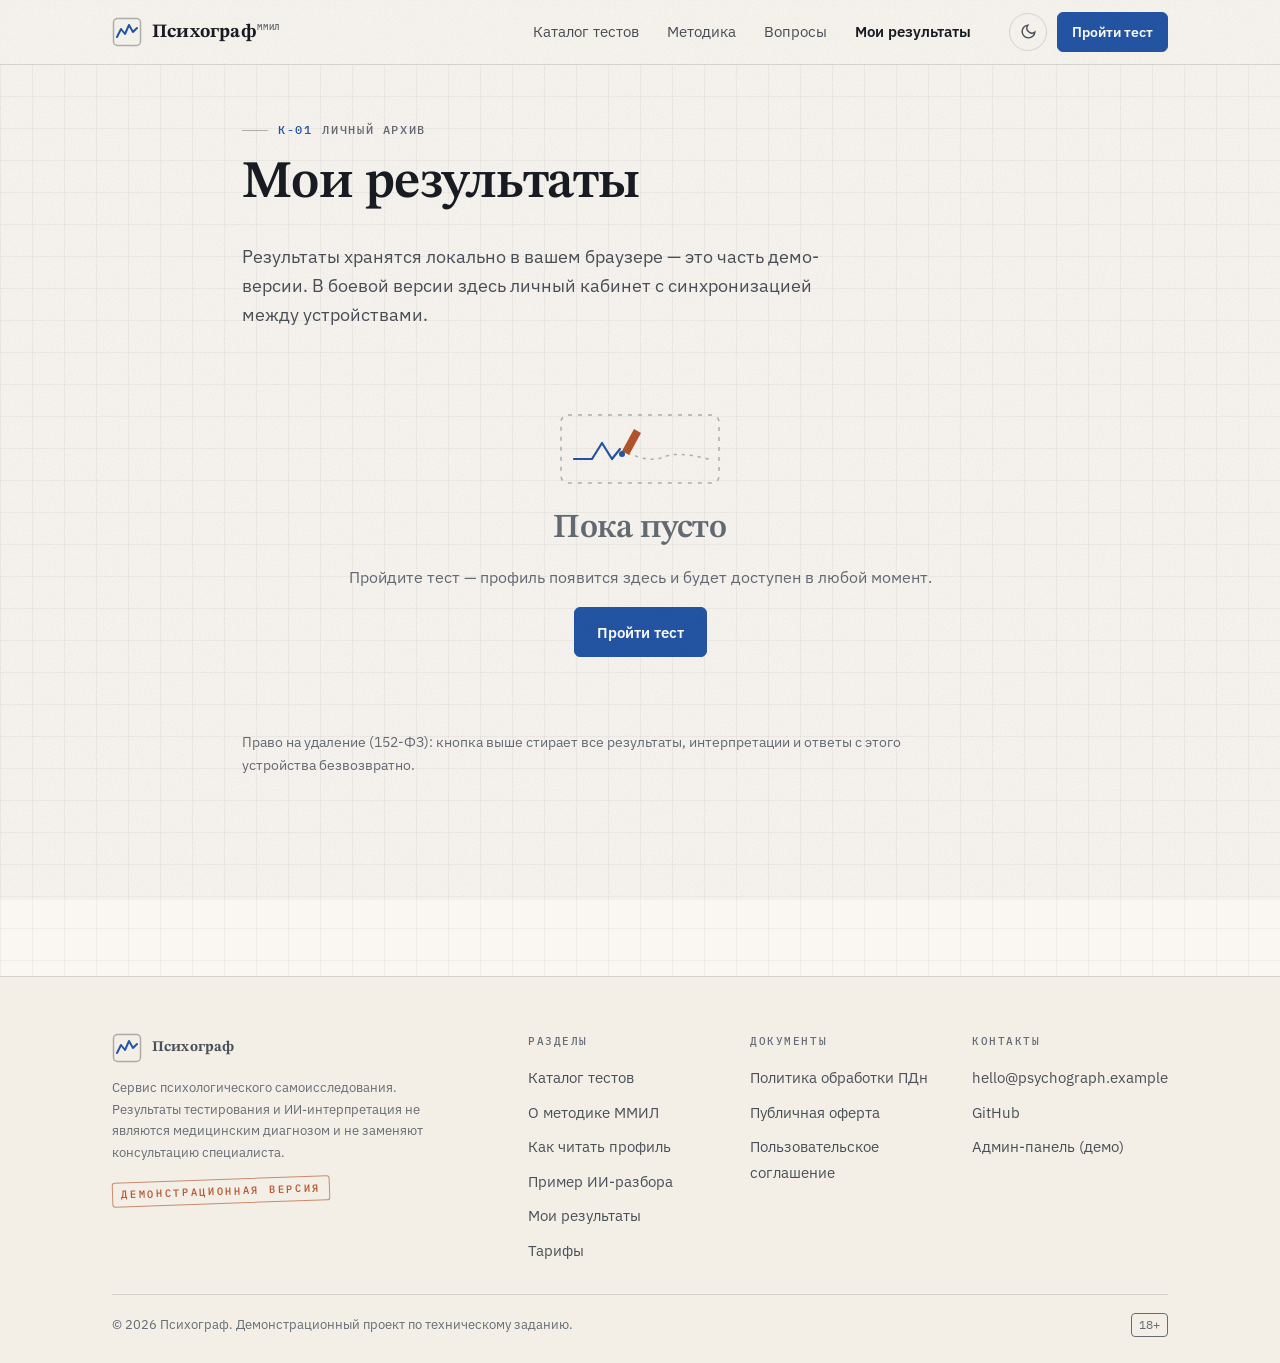
<file: history.html>
<!DOCTYPE html>
<html lang="ru">
<head>
<meta charset="utf-8">
<meta name="viewport" content="width=device-width, initial-scale=1">
<meta name="theme-color" content="#FAF7F2" media="(prefers-color-scheme: light)">
<meta name="theme-color" content="#15181C" media="(prefers-color-scheme: dark)">
<title>Мои результаты — Психограф</title>
<meta name="description" content="История прохождений теста ММИЛ: профили, интерпретации, экспорт.">
<link rel="icon" href="favicon.svg" type="image/svg+xml">
<link rel="manifest" href="manifest.webmanifest">
<link rel="apple-touch-icon" href="assets/icons/apple-touch-icon.png">
<link rel="stylesheet" href="assets/fonts/fonts.css">
<link rel="stylesheet" href="assets/css/main.css">
<script>(function(){try{var t=JSON.parse(localStorage.getItem('pg.theme')||'null');if(t!=='dark'&&t!=='light'){t=matchMedia('(prefers-color-scheme: dark)').matches?'dark':'light'}document.documentElement.dataset.theme=t}catch(e){}})()</script>
</head>
<body>
<header id="site-header"></header>

<main id="main">
  <section class="section" style="padding-top:clamp(32px,5vw,56px)">
    <div class="container" style="max-width:860px">
      <div class="overline"><span class="num">К-01</span> Личный архив</div>
      <h1>Мои результаты</h1>
      <p class="lead">Результаты хранятся локально в вашем браузере — это часть демо-версии.
        В боевой версии здесь личный кабинет с синхронизацией между устройствами.</p>

      <div class="callout no-print" id="compare-bar" hidden style="margin-top:26px;display:flex;flex-wrap:wrap;gap:12px;align-items:center;justify-content:space-between">
        <span id="compare-hint">Отметьте два результата, чтобы увидеть динамику профиля.</span>
        <a class="btn btn-primary btn-sm disabled" id="btn-compare" href="#" aria-disabled="true">Сравнить профили</a>
      </div>

      <div id="history-list" style="display:flex;flex-direction:column;gap:14px;margin-top:14px"></div>

      <div class="empty-state" id="history-empty" hidden>
        <svg class="vignette" viewBox="0 0 168 84" aria-hidden="true">
          <rect class="vg-frame" x="5" y="8" width="158" height="68" rx="7"/>
          <path class="vg-line" d="M18 52 h18 l10 -16 10 16 8 -10"/>
          <path class="vg-ghost" d="M72 46 q22 10 36 4 t44 2"/>
          <path class="vg-pen" d="M66 44 l12 -22 7 4 -12 22 z"/>
          <circle class="vg-dot" cx="66" cy="47" r="3"/>
        </svg>
        <h2>Пока пусто</h2>
        <p>Пройдите тест — профиль появится здесь и будет доступен в любой момент.</p>
        <a class="btn btn-primary" href="test.html">Пройти тест</a>
      </div>

      <div class="result-actions" id="history-actions" hidden>
        <button class="btn btn-ghost btn-sm" id="btn-export">Экспорт всех данных (JSON)</button>
        <button class="btn btn-danger btn-sm" id="btn-clear">Удалить все данные</button>
      </div>
      <p class="small muted" style="margin-top:14px">Право на удаление (152-ФЗ): кнопка выше стирает все результаты,
        интерпретации и ответы с этого устройства безвозвратно.</p>
    </div>
  </section>
</main>

<footer id="site-footer"></footer>

<dialog class="modal" id="confirm-modal" aria-labelledby="confirm-title" aria-describedby="confirm-text">
  <h3 id="confirm-title">Удалить?</h3>
  <p class="small muted" id="confirm-text"></p>
  <div class="modal-actions">
    <button class="btn btn-ghost" id="confirm-cancel">Отмена</button>
    <button class="btn btn-danger" id="confirm-ok">Удалить</button>
  </div>
</dialog>

<script type="module" src="assets/js/history.js"></script>
</body>
</html>
</file>
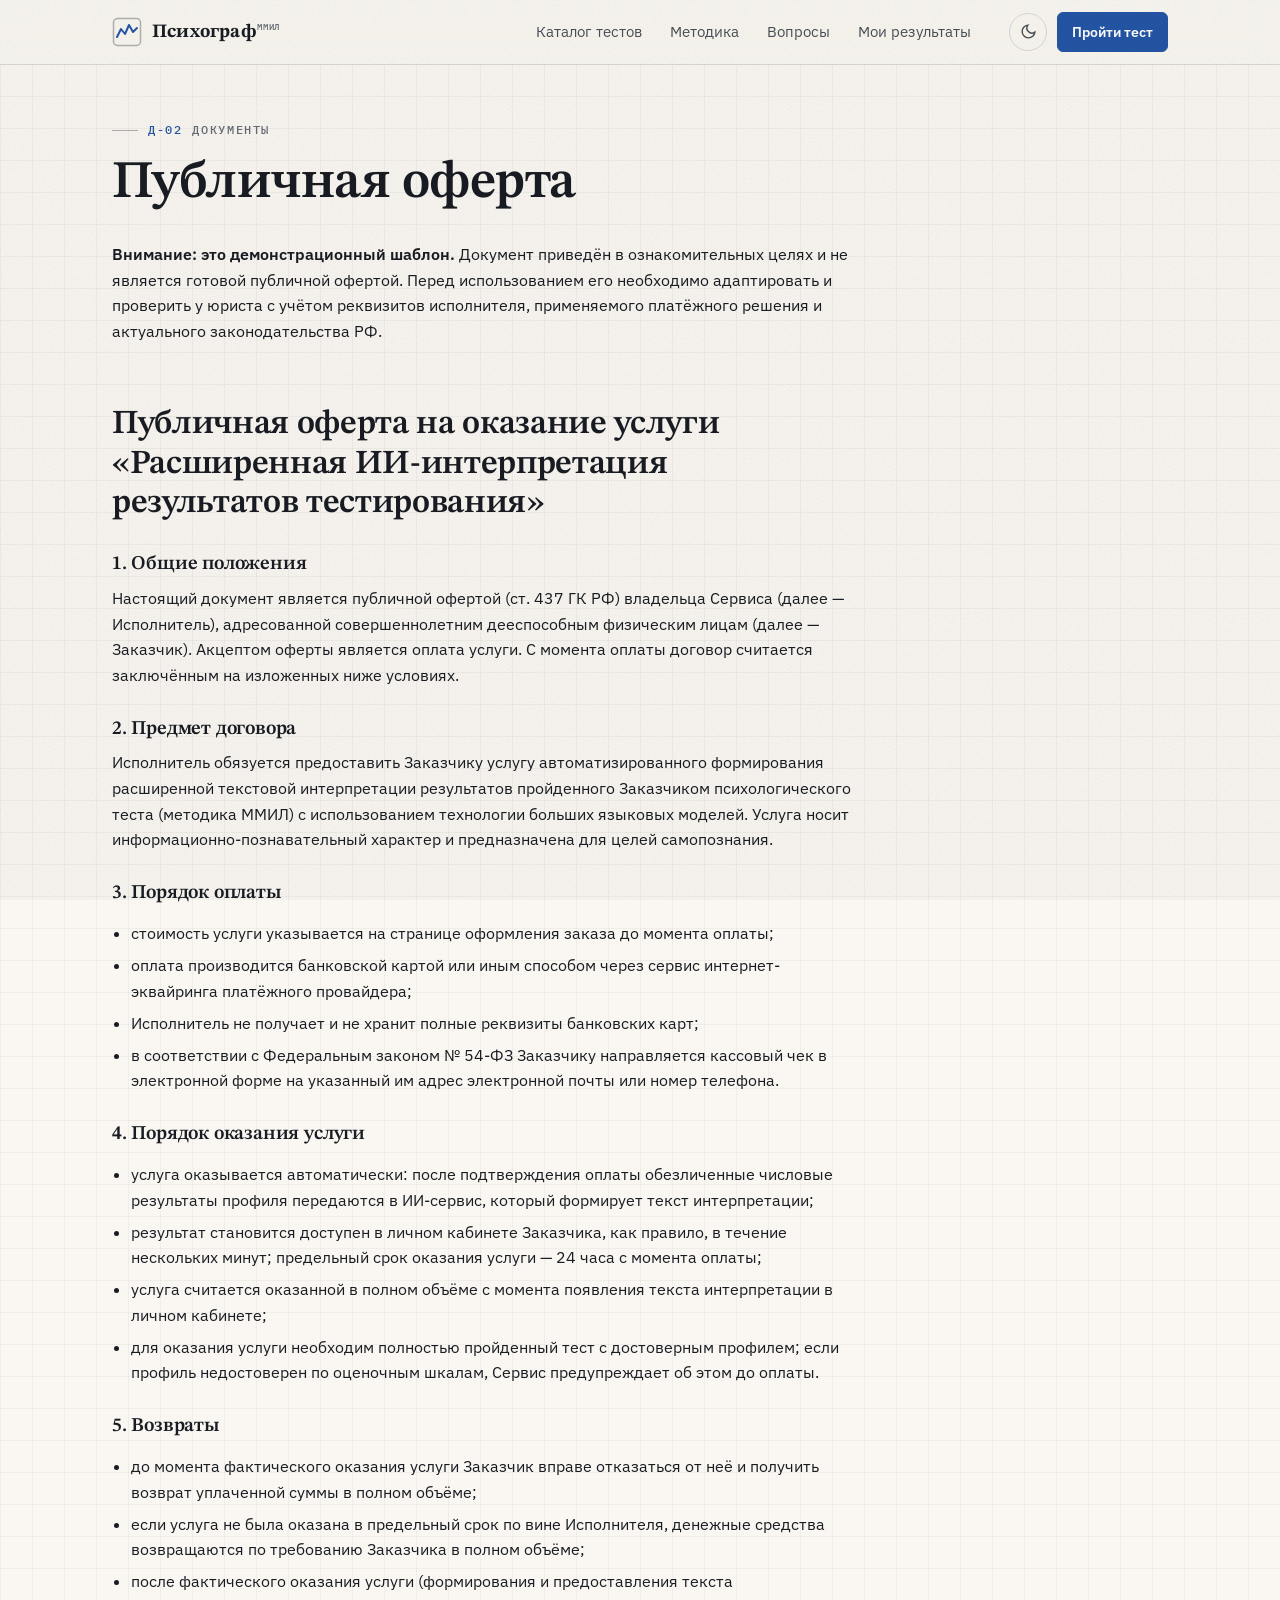
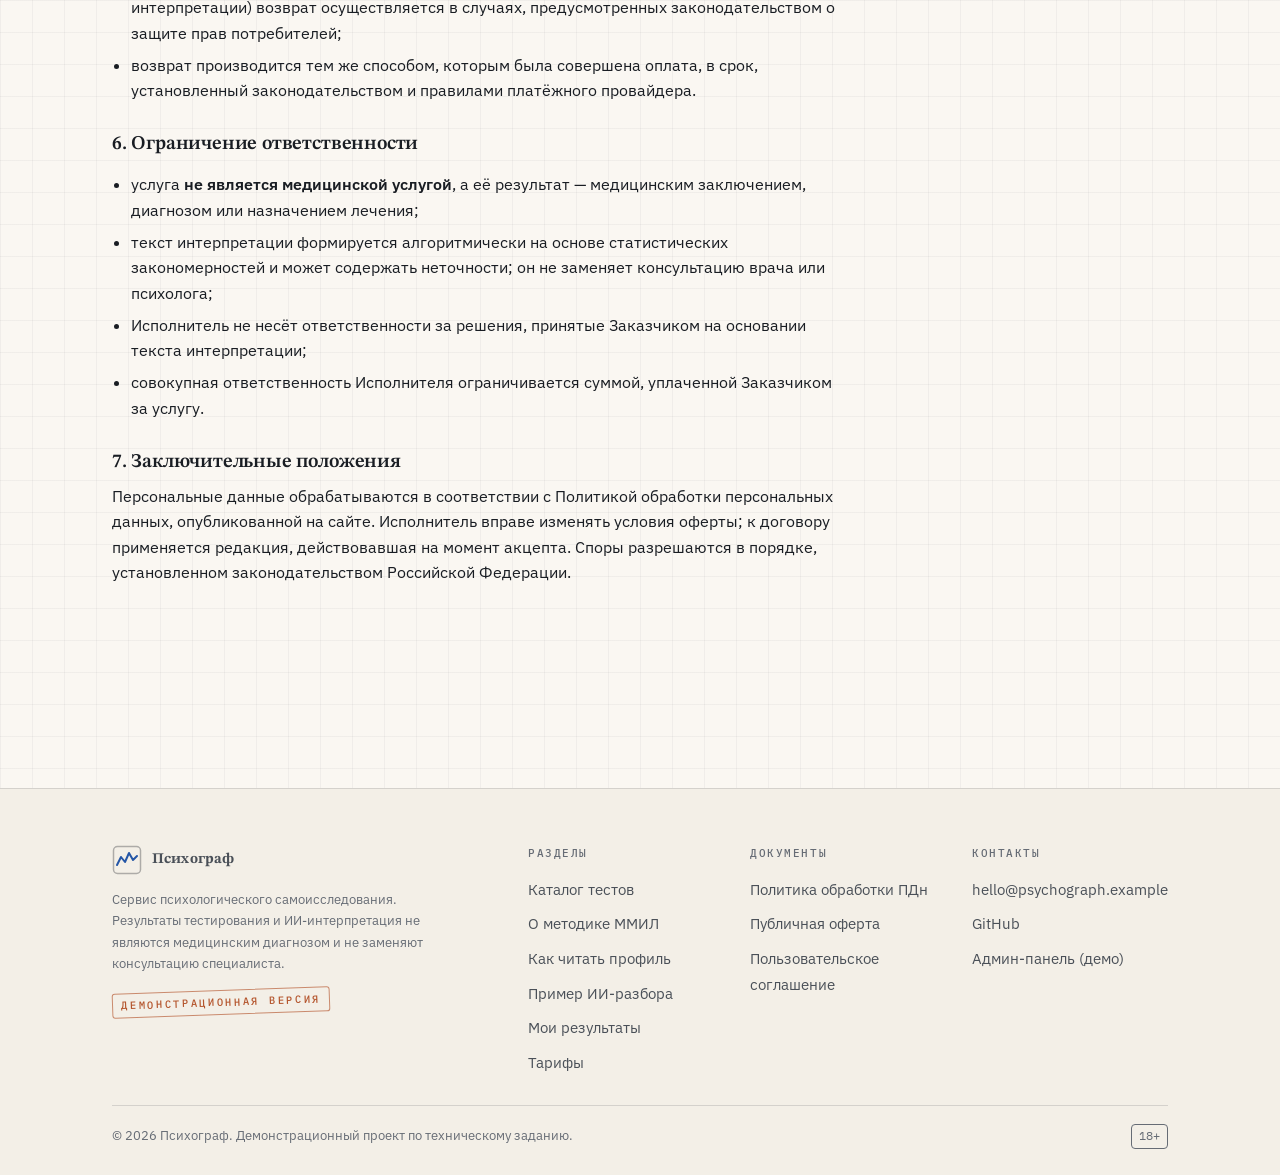
<file: offer.html>
<!DOCTYPE html>
<html lang="ru">
<head>
<meta charset="utf-8">
<meta name="viewport" content="width=device-width, initial-scale=1">
<meta name="theme-color" content="#FAF7F2" media="(prefers-color-scheme: light)">
<meta name="theme-color" content="#15181C" media="(prefers-color-scheme: dark)">
<title>Публичная оферта — Психограф</title>
<meta name="description" content="Публичная оферта на услугу расширенной ИИ-интерпретации результатов тестирования (шаблон).">
<meta name="robots" content="noindex">
<link rel="icon" href="favicon.svg" type="image/svg+xml">
<link rel="manifest" href="manifest.webmanifest">
<link rel="apple-touch-icon" href="assets/icons/apple-touch-icon.png">
<link rel="stylesheet" href="assets/fonts/fonts.css">
<link rel="stylesheet" href="assets/css/main.css">
<script>(function(){try{var t=JSON.parse(localStorage.getItem('pg.theme')||'null');if(t!=='dark'&&t!=='light'){t=matchMedia('(prefers-color-scheme: dark)').matches?'dark':'light'}document.documentElement.dataset.theme=t}catch(e){}})()</script>
</head>
<body>
<header id="site-header"></header>
<main id="main">
  <section class="section" style="padding-top:clamp(32px,5vw,56px)">
    <div class="container">
      <div class="overline"><span class="num">Д-02</span> Документы</div>
      <h1>Публичная оферта</h1>
      <div class="prose">
        <!--CONTENT:offer-->
<p><strong>Внимание: это демонстрационный шаблон.</strong> Документ приведён в ознакомительных целях и не является готовой публичной офертой. Перед использованием его необходимо адаптировать и проверить у юриста с учётом реквизитов исполнителя, применяемого платёжного решения и актуального законодательства РФ.</p><h2>Публичная оферта на оказание услуги «Расширенная ИИ-интерпретация результатов тестирования»</h2><h3>1. Общие положения</h3><p>Настоящий документ является публичной офертой (ст. 437 ГК РФ) владельца Сервиса (далее — Исполнитель), адресованной совершеннолетним дееспособным физическим лицам (далее — Заказчик). Акцептом оферты является оплата услуги. С момента оплаты договор считается заключённым на изложенных ниже условиях.</p><h3>2. Предмет договора</h3><p>Исполнитель обязуется предоставить Заказчику услугу автоматизированного формирования расширенной текстовой интерпретации результатов пройденного Заказчиком психологического теста (методика ММИЛ) с использованием технологии больших языковых моделей. Услуга носит информационно-познавательный характер и предназначена для целей самопознания.</p><h3>3. Порядок оплаты</h3><ul><li>стоимость услуги указывается на странице оформления заказа до момента оплаты;</li><li>оплата производится банковской картой или иным способом через сервис интернет-эквайринга платёжного провайдера;</li><li>Исполнитель не получает и не хранит полные реквизиты банковских карт;</li><li>в соответствии с Федеральным законом № 54-ФЗ Заказчику направляется кассовый чек в электронной форме на указанный им адрес электронной почты или номер телефона.</li></ul><h3>4. Порядок оказания услуги</h3><ul><li>услуга оказывается автоматически: после подтверждения оплаты обезличенные числовые результаты профиля передаются в ИИ-сервис, который формирует текст интерпретации;</li><li>результат становится доступен в личном кабинете Заказчика, как правило, в течение нескольких минут; предельный срок оказания услуги — 24 часа с момента оплаты;</li><li>услуга считается оказанной в полном объёме с момента появления текста интерпретации в личном кабинете;</li><li>для оказания услуги необходим полностью пройденный тест с достоверным профилем; если профиль недостоверен по оценочным шкалам, Сервис предупреждает об этом до оплаты.</li></ul><h3>5. Возвраты</h3><ul><li>до момента фактического оказания услуги Заказчик вправе отказаться от неё и получить возврат уплаченной суммы в полном объёме;</li><li>если услуга не была оказана в предельный срок по вине Исполнителя, денежные средства возвращаются по требованию Заказчика в полном объёме;</li><li>после фактического оказания услуги (формирования и предоставления текста интерпретации) возврат осуществляется в случаях, предусмотренных законодательством о защите прав потребителей;</li><li>возврат производится тем же способом, которым была совершена оплата, в срок, установленный законодательством и правилами платёжного провайдера.</li></ul><h3>6. Ограничение ответственности</h3><ul><li>услуга <strong>не является медицинской услугой</strong>, а её результат — медицинским заключением, диагнозом или назначением лечения;</li><li>текст интерпретации формируется алгоритмически на основе статистических закономерностей и может содержать неточности; он не заменяет консультацию врача или психолога;</li><li>Исполнитель не несёт ответственности за решения, принятые Заказчиком на основании текста интерпретации;</li><li>совокупная ответственность Исполнителя ограничивается суммой, уплаченной Заказчиком за услугу.</li></ul><h3>7. Заключительные положения</h3><p>Персональные данные обрабатываются в соответствии с Политикой обработки персональных данных, опубликованной на сайте. Исполнитель вправе изменять условия оферты; к договору применяется редакция, действовавшая на момент акцепта. Споры разрешаются в порядке, установленном законодательством Российской Федерации.</p>
<!--/CONTENT:offer-->
      </div>
    </div>
  </section>
</main>
<footer id="site-footer"></footer>
<script type="module">
  import { initChrome } from './assets/js/common.js';
  initChrome('');
</script>
</body>
</html>
</file>
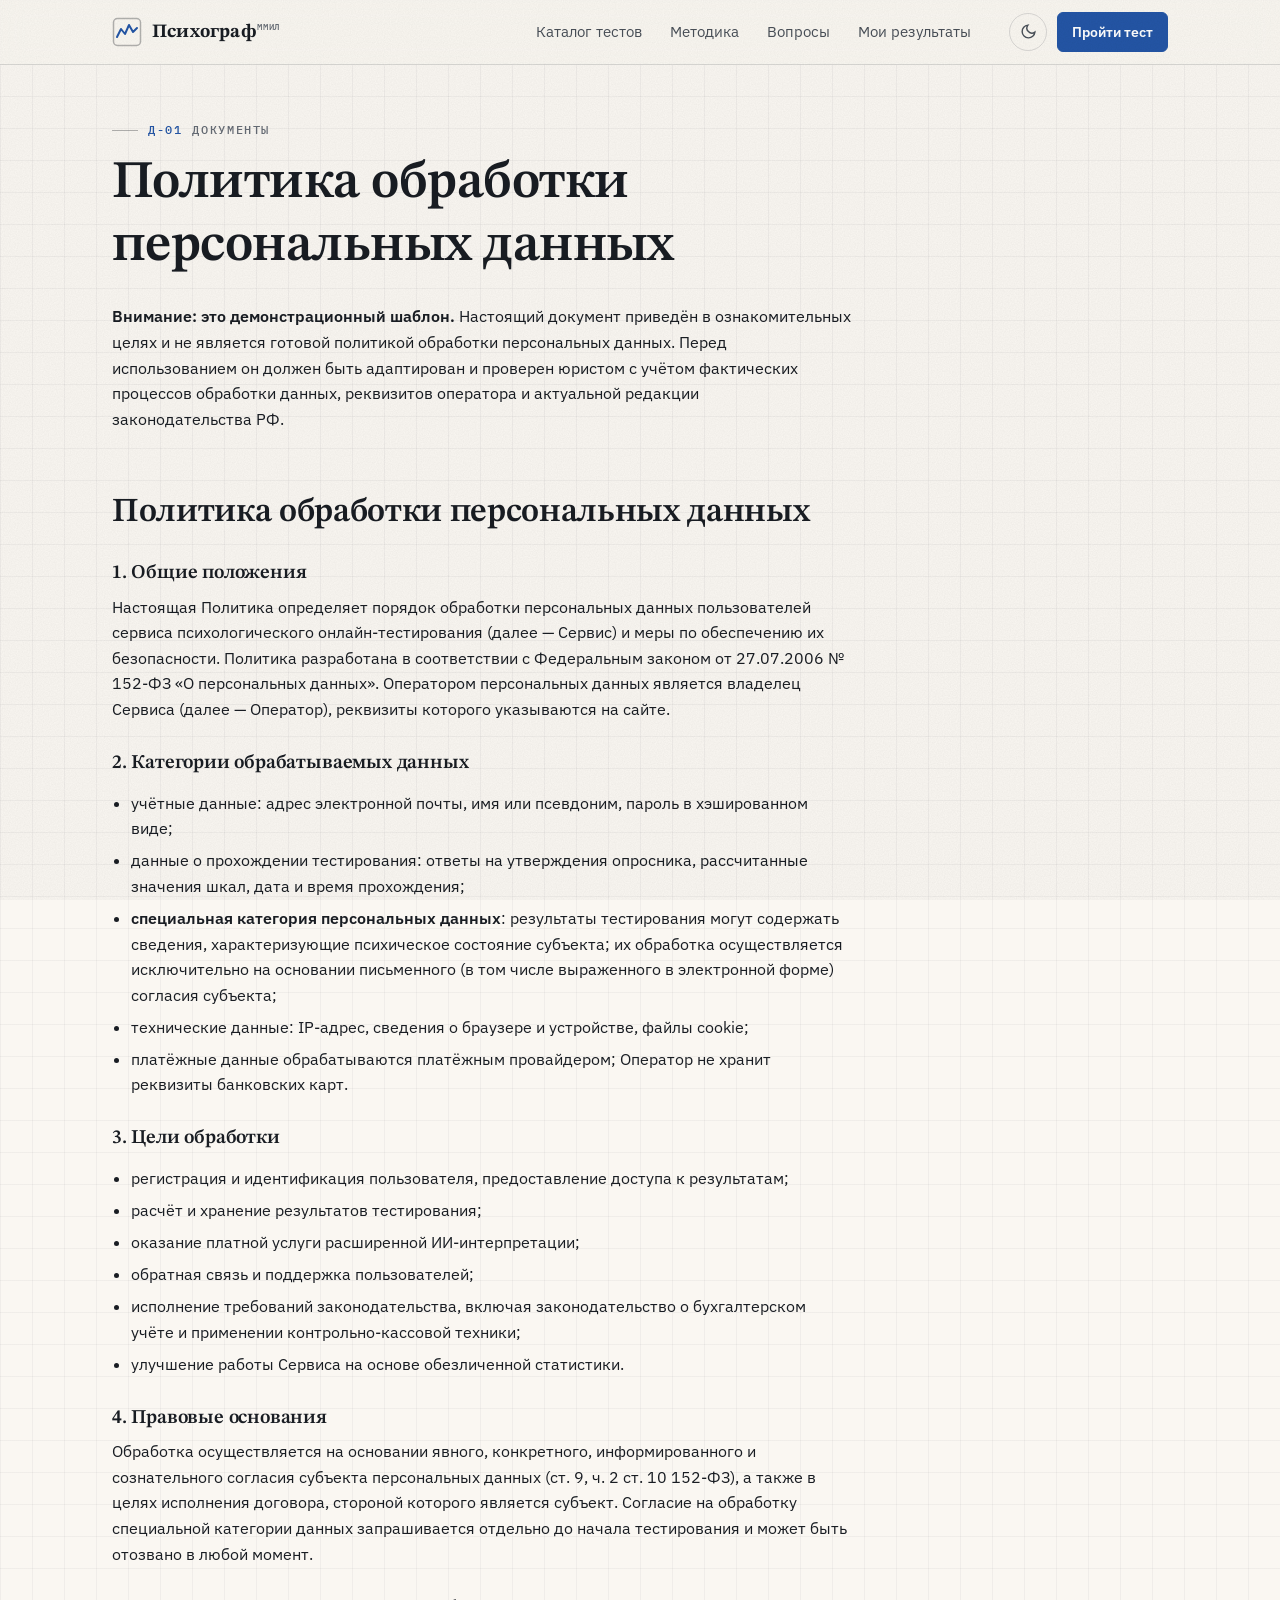
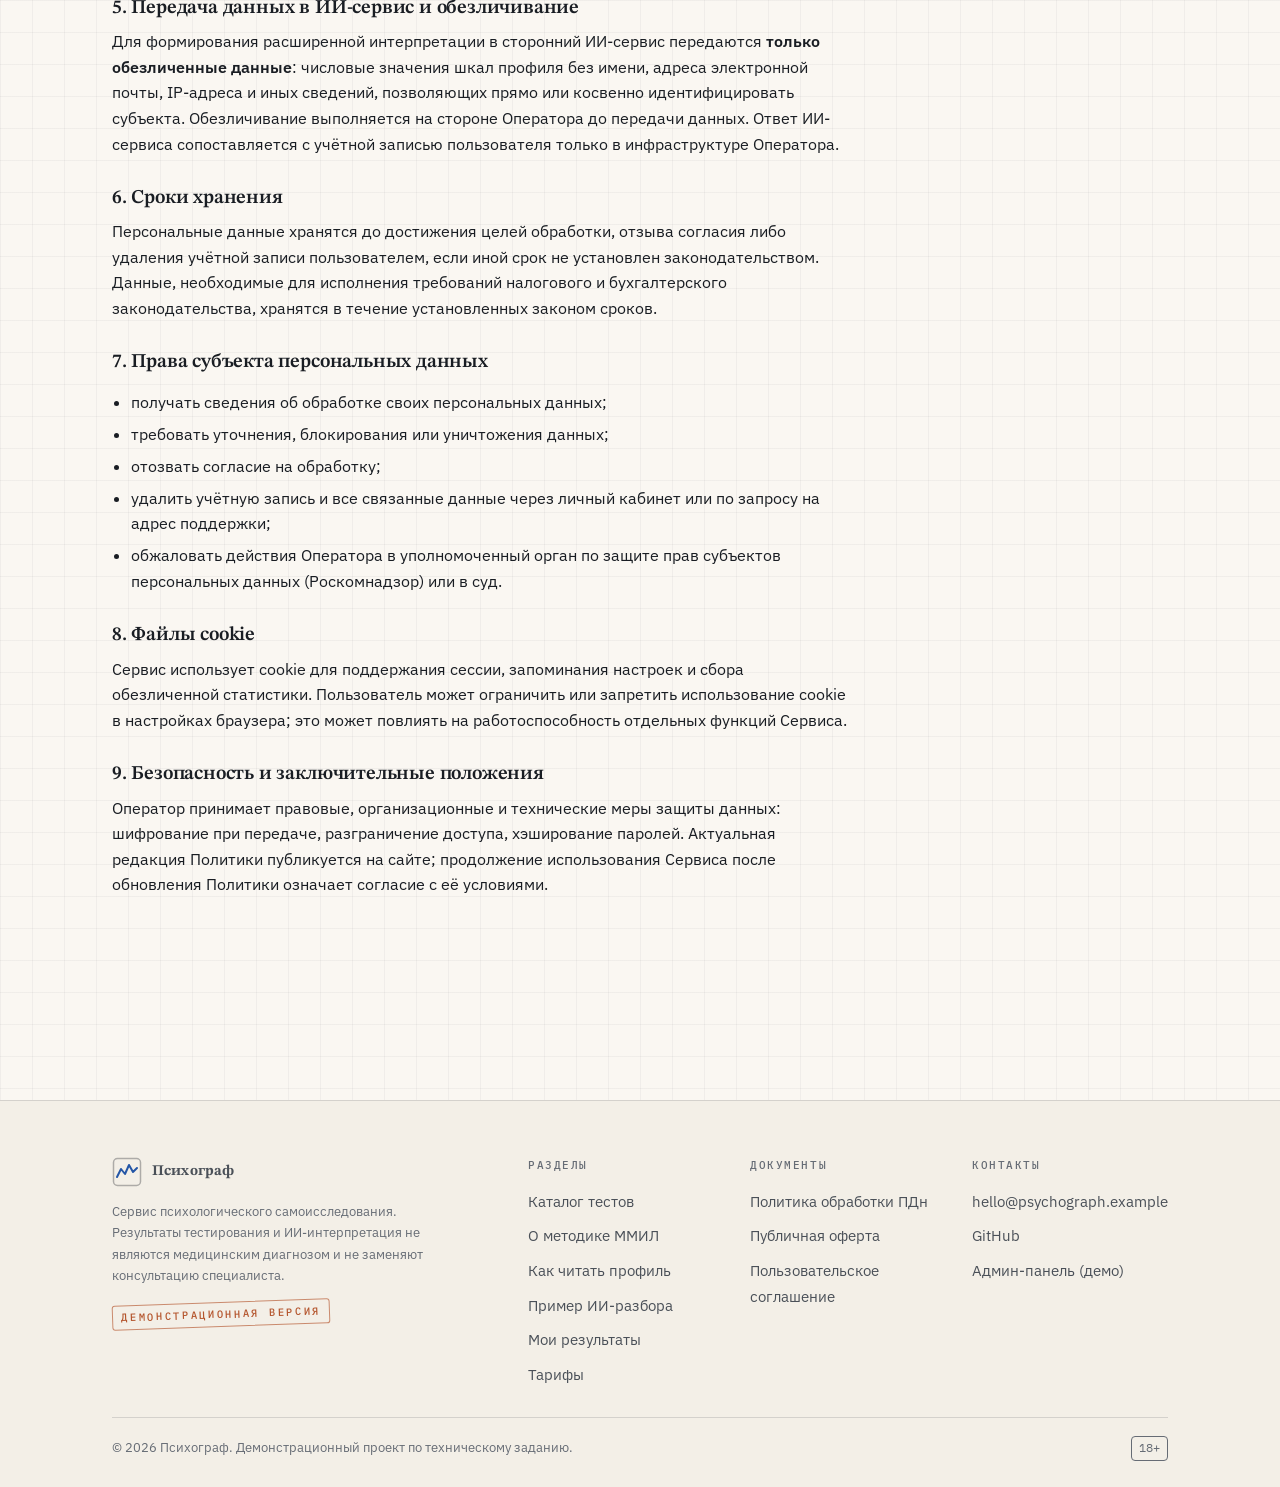
<file: privacy.html>
<!DOCTYPE html>
<html lang="ru">
<head>
<meta charset="utf-8">
<meta name="viewport" content="width=device-width, initial-scale=1">
<meta name="theme-color" content="#FAF7F2" media="(prefers-color-scheme: light)">
<meta name="theme-color" content="#15181C" media="(prefers-color-scheme: dark)">
<title>Политика обработки персональных данных — Психограф</title>
<meta name="description" content="Политика обработки персональных данных сервиса Психограф (шаблон, 152-ФЗ).">
<meta name="robots" content="noindex">
<link rel="icon" href="favicon.svg" type="image/svg+xml">
<link rel="manifest" href="manifest.webmanifest">
<link rel="apple-touch-icon" href="assets/icons/apple-touch-icon.png">
<link rel="stylesheet" href="assets/fonts/fonts.css">
<link rel="stylesheet" href="assets/css/main.css">
<script>(function(){try{var t=JSON.parse(localStorage.getItem('pg.theme')||'null');if(t!=='dark'&&t!=='light'){t=matchMedia('(prefers-color-scheme: dark)').matches?'dark':'light'}document.documentElement.dataset.theme=t}catch(e){}})()</script>
</head>
<body>
<header id="site-header"></header>
<main id="main">
  <section class="section" style="padding-top:clamp(32px,5vw,56px)">
    <div class="container">
      <div class="overline"><span class="num">Д-01</span> Документы</div>
      <h1>Политика обработки персональных данных</h1>
      <div class="prose">
        <!--CONTENT:privacy-->
<p><strong>Внимание: это демонстрационный шаблон.</strong> Настоящий документ приведён в ознакомительных целях и не является готовой политикой обработки персональных данных. Перед использованием он должен быть адаптирован и проверен юристом с учётом фактических процессов обработки данных, реквизитов оператора и актуальной редакции законодательства РФ.</p><h2>Политика обработки персональных данных</h2><h3>1. Общие положения</h3><p>Настоящая Политика определяет порядок обработки персональных данных пользователей сервиса психологического онлайн-тестирования (далее — Сервис) и меры по обеспечению их безопасности. Политика разработана в соответствии с Федеральным законом от 27.07.2006 № 152-ФЗ «О персональных данных». Оператором персональных данных является владелец Сервиса (далее — Оператор), реквизиты которого указываются на сайте.</p><h3>2. Категории обрабатываемых данных</h3><ul><li>учётные данные: адрес электронной почты, имя или псевдоним, пароль в хэшированном виде;</li><li>данные о прохождении тестирования: ответы на утверждения опросника, рассчитанные значения шкал, дата и время прохождения;</li><li><strong>специальная категория персональных данных</strong>: результаты тестирования могут содержать сведения, характеризующие психическое состояние субъекта; их обработка осуществляется исключительно на основании письменного (в том числе выраженного в электронной форме) согласия субъекта;</li><li>технические данные: IP-адрес, сведения о браузере и устройстве, файлы cookie;</li><li>платёжные данные обрабатываются платёжным провайдером; Оператор не хранит реквизиты банковских карт.</li></ul><h3>3. Цели обработки</h3><ul><li>регистрация и идентификация пользователя, предоставление доступа к результатам;</li><li>расчёт и хранение результатов тестирования;</li><li>оказание платной услуги расширенной ИИ-интерпретации;</li><li>обратная связь и поддержка пользователей;</li><li>исполнение требований законодательства, включая законодательство о бухгалтерском учёте и применении контрольно-кассовой техники;</li><li>улучшение работы Сервиса на основе обезличенной статистики.</li></ul><h3>4. Правовые основания</h3><p>Обработка осуществляется на основании явного, конкретного, информированного и сознательного согласия субъекта персональных данных (ст. 9, ч. 2 ст. 10 152-ФЗ), а также в целях исполнения договора, стороной которого является субъект. Согласие на обработку специальной категории данных запрашивается отдельно до начала тестирования и может быть отозвано в любой момент.</p><h3>5. Передача данных в ИИ-сервис и обезличивание</h3><p>Для формирования расширенной интерпретации в сторонний ИИ-сервис передаются <strong>только обезличенные данные</strong>: числовые значения шкал профиля без имени, адреса электронной почты, IP-адреса и иных сведений, позволяющих прямо или косвенно идентифицировать субъекта. Обезличивание выполняется на стороне Оператора до передачи данных. Ответ ИИ-сервиса сопоставляется с учётной записью пользователя только в инфраструктуре Оператора.</p><h3>6. Сроки хранения</h3><p>Персональные данные хранятся до достижения целей обработки, отзыва согласия либо удаления учётной записи пользователем, если иной срок не установлен законодательством. Данные, необходимые для исполнения требований налогового и бухгалтерского законодательства, хранятся в течение установленных законом сроков.</p><h3>7. Права субъекта персональных данных</h3><ul><li>получать сведения об обработке своих персональных данных;</li><li>требовать уточнения, блокирования или уничтожения данных;</li><li>отозвать согласие на обработку;</li><li>удалить учётную запись и все связанные данные через личный кабинет или по запросу на адрес поддержки;</li><li>обжаловать действия Оператора в уполномоченный орган по защите прав субъектов персональных данных (Роскомнадзор) или в суд.</li></ul><h3>8. Файлы cookie</h3><p>Сервис использует cookie для поддержания сессии, запоминания настроек и сбора обезличенной статистики. Пользователь может ограничить или запретить использование cookie в настройках браузера; это может повлиять на работоспособность отдельных функций Сервиса.</p><h3>9. Безопасность и заключительные положения</h3><p>Оператор принимает правовые, организационные и технические меры защиты данных: шифрование при передаче, разграничение доступа, хэширование паролей. Актуальная редакция Политики публикуется на сайте; продолжение использования Сервиса после обновления Политики означает согласие с её условиями.</p>
<!--/CONTENT:privacy-->
      </div>
    </div>
  </section>
</main>
<footer id="site-footer"></footer>
<script type="module">
  import { initChrome } from './assets/js/common.js';
  initChrome('');
</script>
</body>
</html>
</file>
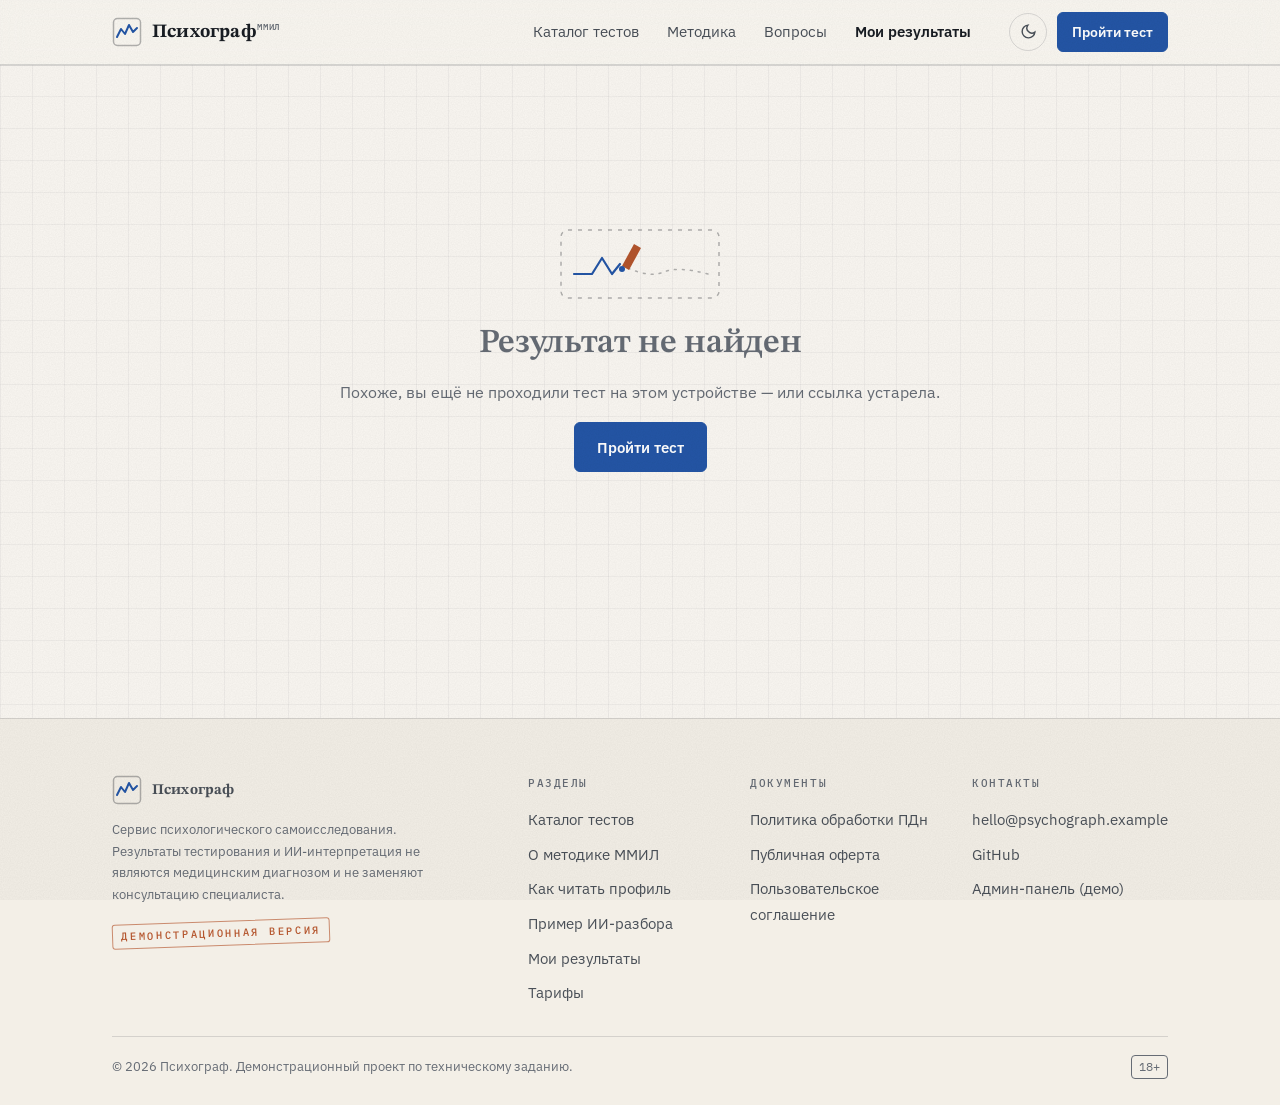
<file: results.html>
<!DOCTYPE html>
<html lang="ru">
<head>
<meta charset="utf-8">
<meta name="viewport" content="width=device-width, initial-scale=1">
<meta name="theme-color" content="#FAF7F2" media="(prefers-color-scheme: light)">
<meta name="theme-color" content="#15181C" media="(prefers-color-scheme: dark)">
<title>Результат теста ММИЛ — личностный профиль — Психограф</title>
<meta name="description" content="Личностный профиль ММИЛ в T-баллах: график по 13 шкалам, оценка достоверности, экспорт в PNG и PDF.">
<link rel="icon" href="favicon.svg" type="image/svg+xml">
<link rel="manifest" href="manifest.webmanifest">
<link rel="apple-touch-icon" href="assets/icons/apple-touch-icon.png">
<link rel="stylesheet" href="assets/fonts/fonts.css">
<link rel="stylesheet" href="assets/css/main.css">
<script>(function(){try{var t=JSON.parse(localStorage.getItem('pg.theme')||'null');if(t!=='dark'&&t!=='light'){t=matchMedia('(prefers-color-scheme: dark)').matches?'dark':'light'}document.documentElement.dataset.theme=t}catch(e){}})()</script>
</head>
<body>
<header id="site-header"></header>

<main id="main">
  <section class="section" id="result-root" style="padding-top:clamp(32px,5vw,56px)">
    <div class="container">
      <div class="print-only print-head">
        <span class="print-brand">Психограф · ММИЛ</span>
        <span class="mono" id="print-protocol">протокол</span>
      </div>

      <div class="result-head">
        <div>
          <div class="overline"><span class="num">Р-01</span> Протокол исследования <span class="stamp tag-demo">демо-банк</span></div>
          <h1 style="margin-bottom:6px">Личностный профиль</h1>
          <p class="muted mb-0" id="result-meta">…</p>
        </div>
        <div id="validity-badge"></div>
      </div>

      <div id="validity-flags" style="display:flex;flex-direction:column;gap:10px;margin-top:18px"></div>

      <div class="stat-tiles" id="result-tiles"></div>

      <figure class="chart-frame" style="margin:26px 0 0">
        <div class="psy-topcap">
          <span class="psy-rec"><span class="psy-rec-dot" aria-hidden="true"></span> запись профиля</span>
          <span class="psy-archetype mono" id="protocol-label"></span>
        </div>
        <div class="psy-stage" id="profile-stage">
          <svg id="profile-chart" role="img" aria-label="Личностный профиль ММИЛ: T-баллы по 13 шкалам, коридор нормы 30–70. Точные значения — в таблице ниже."></svg>
          <div class="psy-tip" id="profile-tip" hidden></div>
        </div>
        <figcaption class="frame-cap">
          <span>Рис. 1 — личностный профиль ММИЛ</span>
          <span id="chart-cap-form">T-баллы · коридор нормы 30–70</span>
        </figcaption>
      </figure>

      <div class="result-actions no-print">
        <button class="btn btn-ghost" id="btn-png">Скачать PNG</button>
        <button class="btn btn-ghost" id="btn-pdf">Сохранить в PDF</button>
        <a class="btn btn-ghost" href="test.html">Пройти ещё раз</a>
        <a class="btn btn-primary" id="btn-analysis" href="#">Получить ИИ-интерпретацию →</a>
      </div>

      <hr class="hr-hair">

      <h2 style="font-size:1.4rem">Значения по шкалам</h2>
      <div style="overflow-x:auto">
        <table class="scale-table" id="scale-table">
          <thead>
            <tr><th scope="col">Код</th><th scope="col">Шкала</th><th scope="col">Сырой балл</th><th scope="col">С коррекцией</th><th scope="col">T-балл</th><th scope="col">Диапазон</th></tr>
          </thead>
          <tbody></tbody>
        </table>
      </div>
      <p class="small muted" style="margin-top:10px">K-коррекция: Hs +0.5·K, Pd +0.4·K, Pt +1.0·K, Sc +1.0·K, Ma +0.2·K.
        Перевод в T-баллы: T = 50 + 10·(X − M)/σ, нормы — по полу (в демо-версии нормы условные).
        <a href="guide.html">Подробный гид: как читать профиль →</a></p>

      <div class="card" style="margin-top:26px" id="free-summary">
        <h3>Краткое резюме <span class="badge">бесплатно</span></h3>
        <div id="summary-text"></div>
        <div class="callout no-print" style="margin-top:14px">
          <p class="mb-0"><strong>Хотите глубже?</strong> Расширенная ИИ-интерпретация разбирает каждую шкалу вашего
          профиля, сочетания повышений и контекст из уточняющего опросника — <a id="link-analysis" href="#">перейти к анализу</a>.</p>
        </div>
      </div>

      <p class="small muted" style="margin-top:26px" id="result-disclaimer">Результат психологического тестирования не является медицинским
        диагнозом и не заменяет консультацию специалиста. Демо-версия использует сокращённый банк утверждений и условные нормы.</p>
    </div>
  </section>

  <section class="section" id="no-result" hidden>
    <div class="container">
      <div class="empty-state">
        <svg class="vignette" viewBox="0 0 168 84" aria-hidden="true">
          <rect class="vg-frame" x="5" y="8" width="158" height="68" rx="7"/>
          <path class="vg-line" d="M18 52 h18 l10 -16 10 16 8 -10"/>
          <path class="vg-ghost" d="M72 46 q22 10 36 4 t44 2"/>
          <path class="vg-pen" d="M66 44 l12 -22 7 4 -12 22 z"/>
          <circle class="vg-dot" cx="66" cy="47" r="3"/>
        </svg>
        <h2>Результат не найден</h2>
        <p>Похоже, вы ещё не проходили тест на этом устройстве — или ссылка устарела.</p>
        <a class="btn btn-primary" href="test.html">Пройти тест</a>
      </div>
    </div>
  </section>
</main>

<footer id="site-footer"></footer>
<script type="module" src="assets/js/results.js"></script>
</body>
</html>
</file>
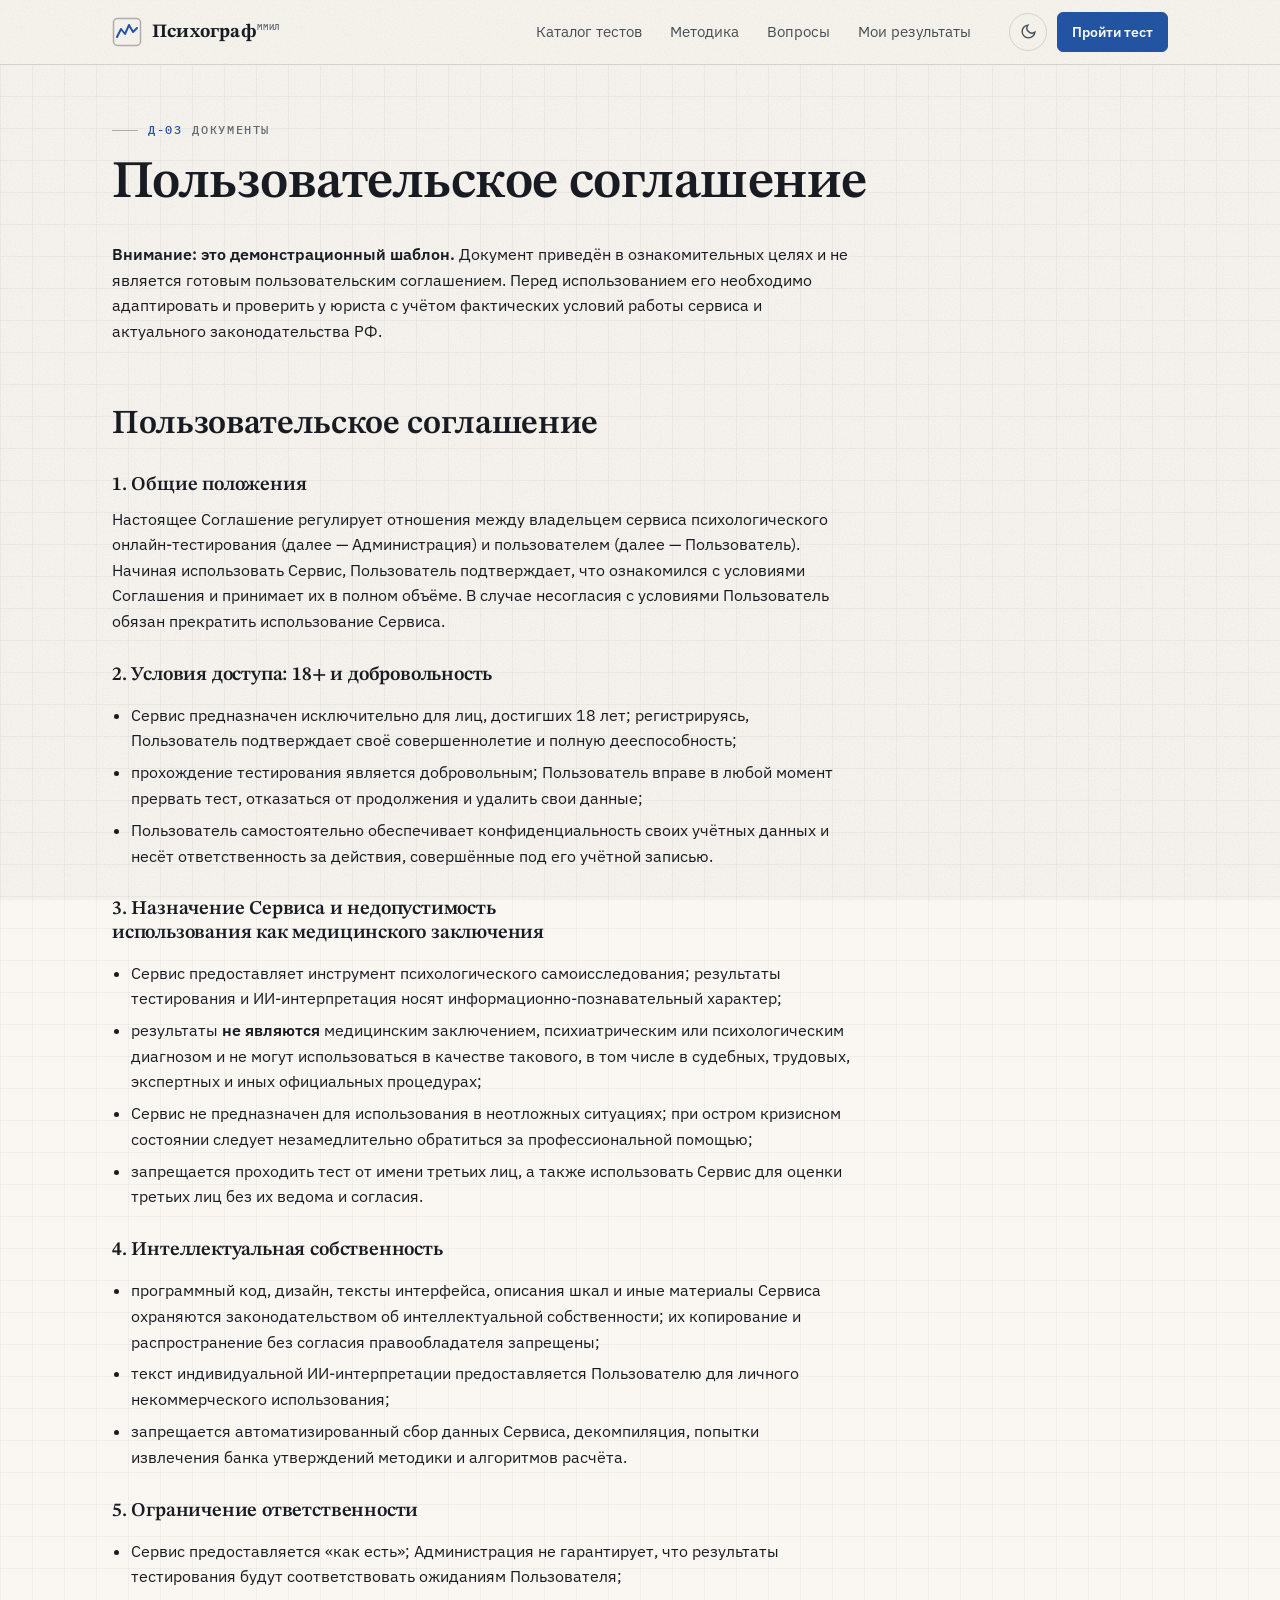
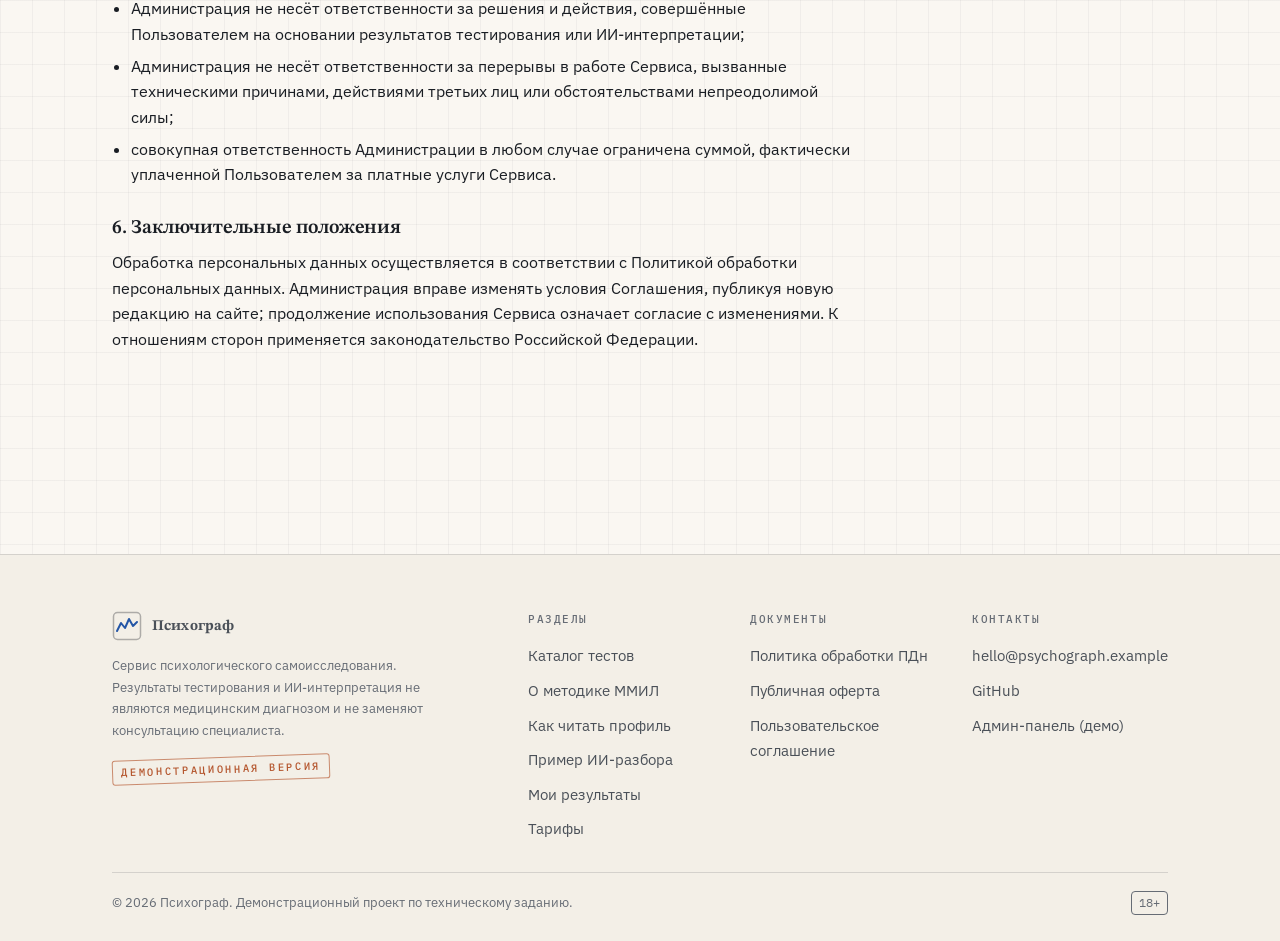
<file: terms.html>
<!DOCTYPE html>
<html lang="ru">
<head>
<meta charset="utf-8">
<meta name="viewport" content="width=device-width, initial-scale=1">
<meta name="theme-color" content="#FAF7F2" media="(prefers-color-scheme: light)">
<meta name="theme-color" content="#15181C" media="(prefers-color-scheme: dark)">
<title>Пользовательское соглашение — Психограф</title>
<meta name="description" content="Пользовательское соглашение сервиса Психограф (шаблон).">
<meta name="robots" content="noindex">
<link rel="icon" href="favicon.svg" type="image/svg+xml">
<link rel="manifest" href="manifest.webmanifest">
<link rel="apple-touch-icon" href="assets/icons/apple-touch-icon.png">
<link rel="stylesheet" href="assets/fonts/fonts.css">
<link rel="stylesheet" href="assets/css/main.css">
<script>(function(){try{var t=JSON.parse(localStorage.getItem('pg.theme')||'null');if(t!=='dark'&&t!=='light'){t=matchMedia('(prefers-color-scheme: dark)').matches?'dark':'light'}document.documentElement.dataset.theme=t}catch(e){}})()</script>
</head>
<body>
<header id="site-header"></header>
<main id="main">
  <section class="section" style="padding-top:clamp(32px,5vw,56px)">
    <div class="container">
      <div class="overline"><span class="num">Д-03</span> Документы</div>
      <h1>Пользовательское соглашение</h1>
      <div class="prose">
        <!--CONTENT:terms-->
<p><strong>Внимание: это демонстрационный шаблон.</strong> Документ приведён в ознакомительных целях и не является готовым пользовательским соглашением. Перед использованием его необходимо адаптировать и проверить у юриста с учётом фактических условий работы сервиса и актуального законодательства РФ.</p><h2>Пользовательское соглашение</h2><h3>1. Общие положения</h3><p>Настоящее Соглашение регулирует отношения между владельцем сервиса психологического онлайн-тестирования (далее — Администрация) и пользователем (далее — Пользователь). Начиная использовать Сервис, Пользователь подтверждает, что ознакомился с условиями Соглашения и принимает их в полном объёме. В случае несогласия с условиями Пользователь обязан прекратить использование Сервиса.</p><h3>2. Условия доступа: 18+ и добровольность</h3><ul><li>Сервис предназначен исключительно для лиц, достигших 18 лет; регистрируясь, Пользователь подтверждает своё совершеннолетие и полную дееспособность;</li><li>прохождение тестирования является добровольным; Пользователь вправе в любой момент прервать тест, отказаться от продолжения и удалить свои данные;</li><li>Пользователь самостоятельно обеспечивает конфиденциальность своих учётных данных и несёт ответственность за действия, совершённые под его учётной записью.</li></ul><h3>3. Назначение Сервиса и недопустимость использования как медицинского заключения</h3><ul><li>Сервис предоставляет инструмент психологического самоисследования; результаты тестирования и ИИ-интерпретация носят информационно-познавательный характер;</li><li>результаты <strong>не являются</strong> медицинским заключением, психиатрическим или психологическим диагнозом и не могут использоваться в качестве такового, в том числе в судебных, трудовых, экспертных и иных официальных процедурах;</li><li>Сервис не предназначен для использования в неотложных ситуациях; при остром кризисном состоянии следует незамедлительно обратиться за профессиональной помощью;</li><li>запрещается проходить тест от имени третьих лиц, а также использовать Сервис для оценки третьих лиц без их ведома и согласия.</li></ul><h3>4. Интеллектуальная собственность</h3><ul><li>программный код, дизайн, тексты интерфейса, описания шкал и иные материалы Сервиса охраняются законодательством об интеллектуальной собственности; их копирование и распространение без согласия правообладателя запрещены;</li><li>текст индивидуальной ИИ-интерпретации предоставляется Пользователю для личного некоммерческого использования;</li><li>запрещается автоматизированный сбор данных Сервиса, декомпиляция, попытки извлечения банка утверждений методики и алгоритмов расчёта.</li></ul><h3>5. Ограничение ответственности</h3><ul><li>Сервис предоставляется «как есть»; Администрация не гарантирует, что результаты тестирования будут соответствовать ожиданиям Пользователя;</li><li>Администрация не несёт ответственности за решения и действия, совершённые Пользователем на основании результатов тестирования или ИИ-интерпретации;</li><li>Администрация не несёт ответственности за перерывы в работе Сервиса, вызванные техническими причинами, действиями третьих лиц или обстоятельствами непреодолимой силы;</li><li>совокупная ответственность Администрации в любом случае ограничена суммой, фактически уплаченной Пользователем за платные услуги Сервиса.</li></ul><h3>6. Заключительные положения</h3><p>Обработка персональных данных осуществляется в соответствии с Политикой обработки персональных данных. Администрация вправе изменять условия Соглашения, публикуя новую редакцию на сайте; продолжение использования Сервиса означает согласие с изменениями. К отношениям сторон применяется законодательство Российской Федерации.</p>
<!--/CONTENT:terms-->
      </div>
    </div>
  </section>
</main>
<footer id="site-footer"></footer>
<script type="module">
  import { initChrome } from './assets/js/common.js';
  initChrome('');
</script>
</body>
</html>
</file>
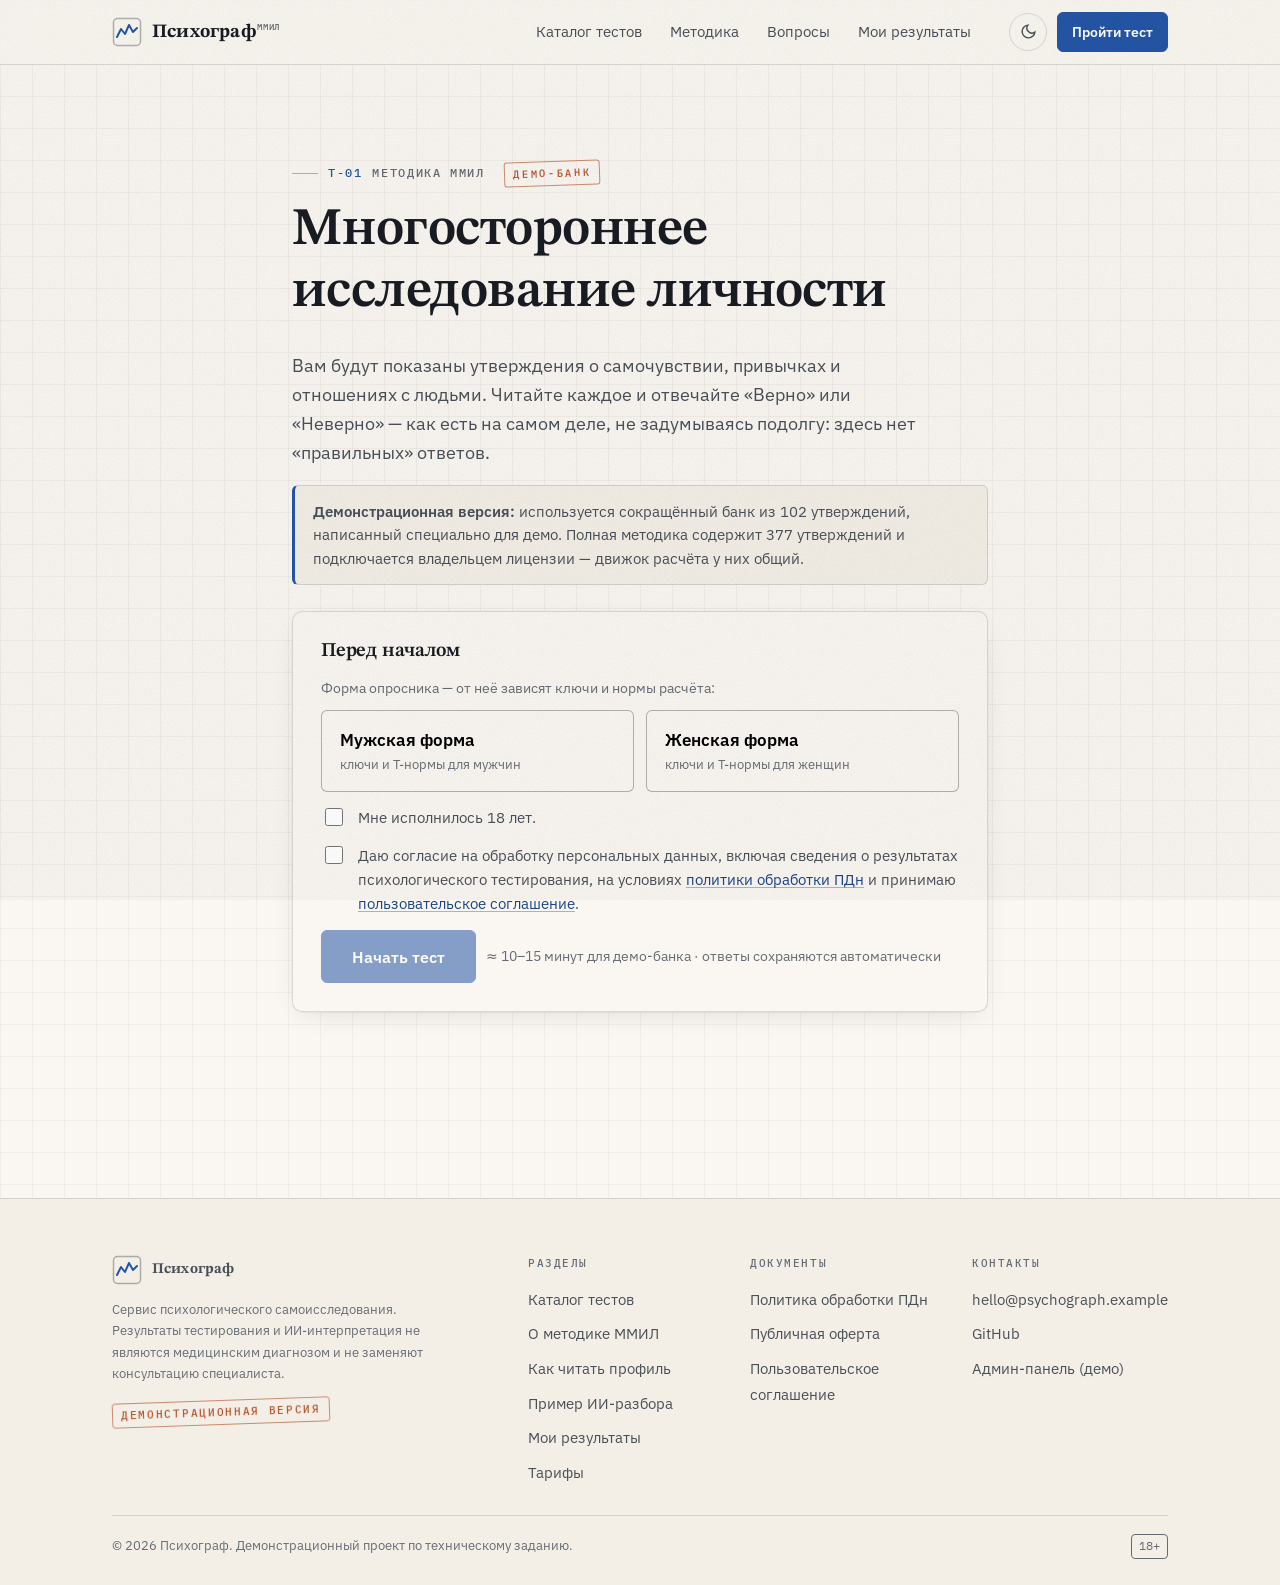
<file: test.html>
<!DOCTYPE html>
<html lang="ru">
<head>
<meta charset="utf-8">
<meta name="viewport" content="width=device-width, initial-scale=1">
<meta name="theme-color" content="#FAF7F2" media="(prefers-color-scheme: light)">
<meta name="theme-color" content="#15181C" media="(prefers-color-scheme: dark)">
<title>Прохождение теста ММИЛ — Психограф</title>
<meta name="description" content="Онлайн-прохождение теста ММИЛ: мужская и женская формы, автосохранение ответов, индикатор прогресса.">
<link rel="icon" href="favicon.svg" type="image/svg+xml">
<link rel="manifest" href="manifest.webmanifest">
<link rel="apple-touch-icon" href="assets/icons/apple-touch-icon.png">
<link rel="stylesheet" href="assets/fonts/fonts.css">
<link rel="stylesheet" href="assets/css/main.css">
<script>(function(){try{var t=JSON.parse(localStorage.getItem('pg.theme')||'null');if(t!=='dark'&&t!=='light'){t=matchMedia('(prefers-color-scheme: dark)').matches?'dark':'light'}document.documentElement.dataset.theme=t}catch(e){}})()</script>
</head>
<body>
<header id="site-header"></header>

<main id="main">
  <!-- ЭКРАН 1: ИНСТРУКЦИЯ И СОГЛАСИЕ -->
  <section class="section" id="screen-intro">
    <div class="container quiz-shell">
      <div class="overline"><span class="num">Т-01</span> Методика ММИЛ <span class="stamp tag-demo">демо-банк</span></div>
      <h1>Многостороннее исследование личности</h1>
      <p class="lead">Вам будут показаны утверждения о самочувствии, привычках и отношениях с людьми.
        Читайте каждое и отвечайте «Верно» или «Неверно» — как есть на самом деле,
        не задумываясь подолгу: здесь нет «правильных» ответов.</p>

      <div class="callout" style="margin:18px 0 26px">
        <p class="mb-0"><strong>Демонстрационная версия:</strong> используется сокращённый банк из
        <span id="intro-count">…</span> утверждений, написанный специально для демо. Полная методика содержит
        377 утверждений и подключается владельцем лицензии — движок расчёта у них общий.</p>
      </div>

      <div class="card card-paper consent-box">
        <h3 class="mb-0">Перед началом</h3>
        <div>
          <p class="small muted" style="margin-bottom:10px">Форма опросника — от неё зависят ключи и нормы расчёта:</p>
          <div class="form-pick" role="group" aria-label="Выбор формы опросника">
            <button class="pick" type="button" data-form="male" aria-pressed="false"><b>Мужская форма</b><span>ключи и T-нормы для мужчин</span></button>
            <button class="pick" type="button" data-form="female" aria-pressed="false"><b>Женская форма</b><span>ключи и T-нормы для женщин</span></button>
          </div>
        </div>
        <label class="check"><input type="checkbox" id="consent-age">
          <span>Мне исполнилось 18 лет.</span></label>
        <label class="check"><input type="checkbox" id="consent-pd">
          <span>Даю согласие на обработку персональных данных, включая сведения о результатах
          психологического тестирования, на условиях <a href="privacy.html" target="_blank" rel="noopener">политики обработки ПДн</a>
          и принимаю <a href="terms.html" target="_blank" rel="noopener">пользовательское соглашение</a>.</span></label>
        <div style="display:flex;gap:10px;flex-wrap:wrap;align-items:center">
          <button class="btn btn-primary btn-lg" id="btn-start" disabled>Начать тест</button>
          <span class="small muted">≈ 10–15 минут для демо-банка · ответы сохраняются автоматически</span>
        </div>
      </div>

      <div class="callout ok" id="resume-box" hidden style="margin-top:18px">
        <p style="margin-bottom:10px"><strong>Найдена незавершённая попытка</strong> — <span id="resume-info"></span>.</p>
        <div style="display:flex;gap:10px;flex-wrap:wrap">
          <button class="btn btn-primary btn-sm" id="btn-resume">Продолжить</button>
          <button class="btn btn-ghost btn-sm" id="btn-discard">Начать заново</button>
        </div>
      </div>
    </div>
  </section>

  <!-- ЭКРАН 2: ВОПРОСЫ -->
  <div id="screen-quiz" hidden>
    <div class="progress-rail">
      <div class="container">
        <span class="progress-label" id="progress-label">1 / 102</span>
        <div class="progress-track" role="progressbar" aria-label="Прогресс прохождения" aria-valuemin="0" aria-valuemax="100" aria-valuenow="0" id="progress-bar">
          <div class="progress-fill" id="progress-fill" style="width:0%"></div>
        </div>
        <span class="progress-label" id="progress-pct">0%</span>
      </div>
    </div>
    <section class="section" style="padding-top:8px">
      <div class="container quiz-shell">
        <div class="q-card">
          <div class="q-num"><span id="q-num">Утверждение 1</span><span id="q-form"></span></div>
          <p class="q-text" id="q-text" aria-live="polite" tabindex="-1">…</p>
          <div class="answer-row" role="group" aria-label="Варианты ответа">
            <button class="answer-btn" type="button" data-answer="1" aria-pressed="false">Верно <kbd>1</kbd></button>
            <button class="answer-btn" type="button" data-answer="0" aria-pressed="false">Неверно <kbd>2</kbd></button>
          </div>
        </div>
        <div class="quiz-nav">
          <button class="btn btn-ghost" id="btn-prev">← Назад</button>
          <button class="btn btn-ghost" id="btn-pause" title="Ответы уже сохранены — можно просто закрыть вкладку">Прерваться</button>
          <button class="btn btn-soft" id="btn-next">Далее →</button>
        </div>
        <p class="quiz-hint">Клавиши <kbd>1</kbd> <kbd>2</kbd> — ответ, <kbd>←</kbd> <kbd>→</kbd> — навигация.
          Ответ можно изменить, вернувшись назад.</p>
      </div>
    </section>
  </div>

  <!-- ЭКРАН 3: ЗАВЕРШЕНИЕ -->
  <section class="section" id="screen-finish" hidden>
    <div class="container quiz-shell">
      <div class="card card-paper" style="text-align:center;padding:clamp(30px,5vw,54px)">
        <div class="overline" style="justify-content:center"><span class="num">Т-02</span> Завершение</div>
        <h2 id="finish-title" tabindex="-1">Все утверждения пройдены</h2>
        <p class="muted" id="finish-info" style="max-width:48ch;margin-inline:auto"></p>
        <div style="display:flex;gap:10px;justify-content:center;flex-wrap:wrap;margin-top:20px">
          <button class="btn btn-ghost" id="btn-unanswered" hidden>К пропущенным</button>
          <button class="btn btn-primary btn-lg" id="btn-compute">Рассчитать профиль</button>
        </div>
      </div>
    </div>
  </section>
</main>

<footer id="site-footer"></footer>
<script type="module" src="assets/js/test.js"></script>
</body>
</html>
</file>
<file: assets/fonts/fonts.css>
/* Сгенерировано tools/fetch-fonts.mjs — локальные шрифты (Google Fonts, OFL) */
/* cyrillic-ext */
@font-face {
font-family: 'IBM Plex Mono';
  font-style: normal;
  font-weight: 400;
  font-display: swap;
  src: url('ibm-plex-mono-400-cyrillic-ext.woff2') format('woff2');
  unicode-range: U+0460-052F, U+1C80-1C8A, U+20B4, U+2DE0-2DFF, U+A640-A69F, U+FE2E-FE2F;
}
/* cyrillic */
@font-face {
font-family: 'IBM Plex Mono';
  font-style: normal;
  font-weight: 400;
  font-display: swap;
  src: url('ibm-plex-mono-400-cyrillic.woff2') format('woff2');
  unicode-range: U+0301, U+0400-045F, U+0490-0491, U+04B0-04B1, U+2116;
}
/* latin-ext */
@font-face {
font-family: 'IBM Plex Mono';
  font-style: normal;
  font-weight: 400;
  font-display: swap;
  src: url('ibm-plex-mono-400-latin-ext.woff2') format('woff2');
  unicode-range: U+0100-02BA, U+02BD-02C5, U+02C7-02CC, U+02CE-02D7, U+02DD-02FF, U+0304, U+0308, U+0329, U+1D00-1DBF, U+1E00-1E9F, U+1EF2-1EFF, U+2020, U+20A0-20AB, U+20AD-20C0, U+2113, U+2C60-2C7F, U+A720-A7FF;
}
/* latin */
@font-face {
font-family: 'IBM Plex Mono';
  font-style: normal;
  font-weight: 400;
  font-display: swap;
  src: url('ibm-plex-mono-400-latin.woff2') format('woff2');
  unicode-range: U+0000-00FF, U+0131, U+0152-0153, U+02BB-02BC, U+02C6, U+02DA, U+02DC, U+0304, U+0308, U+0329, U+2000-206F, U+20AC, U+2122, U+2191, U+2193, U+2212, U+2215, U+FEFF, U+FFFD;
}
/* cyrillic-ext */
@font-face {
font-family: 'IBM Plex Mono';
  font-style: normal;
  font-weight: 500;
  font-display: swap;
  src: url('ibm-plex-mono-500-cyrillic-ext.woff2') format('woff2');
  unicode-range: U+0460-052F, U+1C80-1C8A, U+20B4, U+2DE0-2DFF, U+A640-A69F, U+FE2E-FE2F;
}
/* cyrillic */
@font-face {
font-family: 'IBM Plex Mono';
  font-style: normal;
  font-weight: 500;
  font-display: swap;
  src: url('ibm-plex-mono-500-cyrillic.woff2') format('woff2');
  unicode-range: U+0301, U+0400-045F, U+0490-0491, U+04B0-04B1, U+2116;
}
/* latin-ext */
@font-face {
font-family: 'IBM Plex Mono';
  font-style: normal;
  font-weight: 500;
  font-display: swap;
  src: url('ibm-plex-mono-500-latin-ext.woff2') format('woff2');
  unicode-range: U+0100-02BA, U+02BD-02C5, U+02C7-02CC, U+02CE-02D7, U+02DD-02FF, U+0304, U+0308, U+0329, U+1D00-1DBF, U+1E00-1E9F, U+1EF2-1EFF, U+2020, U+20A0-20AB, U+20AD-20C0, U+2113, U+2C60-2C7F, U+A720-A7FF;
}
/* latin */
@font-face {
font-family: 'IBM Plex Mono';
  font-style: normal;
  font-weight: 500;
  font-display: swap;
  src: url('ibm-plex-mono-500-latin.woff2') format('woff2');
  unicode-range: U+0000-00FF, U+0131, U+0152-0153, U+02BB-02BC, U+02C6, U+02DA, U+02DC, U+0304, U+0308, U+0329, U+2000-206F, U+20AC, U+2122, U+2191, U+2193, U+2212, U+2215, U+FEFF, U+FFFD;
}
/* cyrillic-ext */
@font-face {
font-family: 'IBM Plex Sans';
  font-style: italic;
  font-weight: 400;
  font-stretch: 100%;
  font-display: swap;
  src: url('ibm-plex-sans-400-italic-cyrillic-ext.woff2') format('woff2');
  unicode-range: U+0460-052F, U+1C80-1C8A, U+20B4, U+2DE0-2DFF, U+A640-A69F, U+FE2E-FE2F;
}
/* cyrillic */
@font-face {
font-family: 'IBM Plex Sans';
  font-style: italic;
  font-weight: 400;
  font-stretch: 100%;
  font-display: swap;
  src: url('ibm-plex-sans-400-italic-cyrillic.woff2') format('woff2');
  unicode-range: U+0301, U+0400-045F, U+0490-0491, U+04B0-04B1, U+2116;
}
/* latin-ext */
@font-face {
font-family: 'IBM Plex Sans';
  font-style: italic;
  font-weight: 400;
  font-stretch: 100%;
  font-display: swap;
  src: url('ibm-plex-sans-400-italic-latin-ext.woff2') format('woff2');
  unicode-range: U+0100-02BA, U+02BD-02C5, U+02C7-02CC, U+02CE-02D7, U+02DD-02FF, U+0304, U+0308, U+0329, U+1D00-1DBF, U+1E00-1E9F, U+1EF2-1EFF, U+2020, U+20A0-20AB, U+20AD-20C0, U+2113, U+2C60-2C7F, U+A720-A7FF;
}
/* latin */
@font-face {
font-family: 'IBM Plex Sans';
  font-style: italic;
  font-weight: 400;
  font-stretch: 100%;
  font-display: swap;
  src: url('ibm-plex-sans-400-italic-latin.woff2') format('woff2');
  unicode-range: U+0000-00FF, U+0131, U+0152-0153, U+02BB-02BC, U+02C6, U+02DA, U+02DC, U+0304, U+0308, U+0329, U+2000-206F, U+20AC, U+2122, U+2191, U+2193, U+2212, U+2215, U+FEFF, U+FFFD;
}
/* cyrillic-ext */
@font-face {
font-family: 'IBM Plex Sans';
  font-style: normal;
  font-weight: 400;
  font-stretch: 100%;
  font-display: swap;
  src: url('ibm-plex-sans-400-cyrillic-ext.woff2') format('woff2');
  unicode-range: U+0460-052F, U+1C80-1C8A, U+20B4, U+2DE0-2DFF, U+A640-A69F, U+FE2E-FE2F;
}
/* cyrillic */
@font-face {
font-family: 'IBM Plex Sans';
  font-style: normal;
  font-weight: 400;
  font-stretch: 100%;
  font-display: swap;
  src: url('ibm-plex-sans-400-cyrillic.woff2') format('woff2');
  unicode-range: U+0301, U+0400-045F, U+0490-0491, U+04B0-04B1, U+2116;
}
/* latin-ext */
@font-face {
font-family: 'IBM Plex Sans';
  font-style: normal;
  font-weight: 400;
  font-stretch: 100%;
  font-display: swap;
  src: url('ibm-plex-sans-400-latin-ext.woff2') format('woff2');
  unicode-range: U+0100-02BA, U+02BD-02C5, U+02C7-02CC, U+02CE-02D7, U+02DD-02FF, U+0304, U+0308, U+0329, U+1D00-1DBF, U+1E00-1E9F, U+1EF2-1EFF, U+2020, U+20A0-20AB, U+20AD-20C0, U+2113, U+2C60-2C7F, U+A720-A7FF;
}
/* latin */
@font-face {
font-family: 'IBM Plex Sans';
  font-style: normal;
  font-weight: 400;
  font-stretch: 100%;
  font-display: swap;
  src: url('ibm-plex-sans-400-latin.woff2') format('woff2');
  unicode-range: U+0000-00FF, U+0131, U+0152-0153, U+02BB-02BC, U+02C6, U+02DA, U+02DC, U+0304, U+0308, U+0329, U+2000-206F, U+20AC, U+2122, U+2191, U+2193, U+2212, U+2215, U+FEFF, U+FFFD;
}
/* cyrillic-ext */
@font-face {
font-family: 'IBM Plex Sans';
  font-style: normal;
  font-weight: 500;
  font-stretch: 100%;
  font-display: swap;
  src: url('ibm-plex-sans-500-cyrillic-ext.woff2') format('woff2');
  unicode-range: U+0460-052F, U+1C80-1C8A, U+20B4, U+2DE0-2DFF, U+A640-A69F, U+FE2E-FE2F;
}
/* cyrillic */
@font-face {
font-family: 'IBM Plex Sans';
  font-style: normal;
  font-weight: 500;
  font-stretch: 100%;
  font-display: swap;
  src: url('ibm-plex-sans-500-cyrillic.woff2') format('woff2');
  unicode-range: U+0301, U+0400-045F, U+0490-0491, U+04B0-04B1, U+2116;
}
/* latin-ext */
@font-face {
font-family: 'IBM Plex Sans';
  font-style: normal;
  font-weight: 500;
  font-stretch: 100%;
  font-display: swap;
  src: url('ibm-plex-sans-500-latin-ext.woff2') format('woff2');
  unicode-range: U+0100-02BA, U+02BD-02C5, U+02C7-02CC, U+02CE-02D7, U+02DD-02FF, U+0304, U+0308, U+0329, U+1D00-1DBF, U+1E00-1E9F, U+1EF2-1EFF, U+2020, U+20A0-20AB, U+20AD-20C0, U+2113, U+2C60-2C7F, U+A720-A7FF;
}
/* latin */
@font-face {
font-family: 'IBM Plex Sans';
  font-style: normal;
  font-weight: 500;
  font-stretch: 100%;
  font-display: swap;
  src: url('ibm-plex-sans-500-latin.woff2') format('woff2');
  unicode-range: U+0000-00FF, U+0131, U+0152-0153, U+02BB-02BC, U+02C6, U+02DA, U+02DC, U+0304, U+0308, U+0329, U+2000-206F, U+20AC, U+2122, U+2191, U+2193, U+2212, U+2215, U+FEFF, U+FFFD;
}
/* cyrillic-ext */
@font-face {
font-family: 'IBM Plex Sans';
  font-style: normal;
  font-weight: 600;
  font-stretch: 100%;
  font-display: swap;
  src: url('ibm-plex-sans-600-cyrillic-ext.woff2') format('woff2');
  unicode-range: U+0460-052F, U+1C80-1C8A, U+20B4, U+2DE0-2DFF, U+A640-A69F, U+FE2E-FE2F;
}
/* cyrillic */
@font-face {
font-family: 'IBM Plex Sans';
  font-style: normal;
  font-weight: 600;
  font-stretch: 100%;
  font-display: swap;
  src: url('ibm-plex-sans-600-cyrillic.woff2') format('woff2');
  unicode-range: U+0301, U+0400-045F, U+0490-0491, U+04B0-04B1, U+2116;
}
/* latin-ext */
@font-face {
font-family: 'IBM Plex Sans';
  font-style: normal;
  font-weight: 600;
  font-stretch: 100%;
  font-display: swap;
  src: url('ibm-plex-sans-600-latin-ext.woff2') format('woff2');
  unicode-range: U+0100-02BA, U+02BD-02C5, U+02C7-02CC, U+02CE-02D7, U+02DD-02FF, U+0304, U+0308, U+0329, U+1D00-1DBF, U+1E00-1E9F, U+1EF2-1EFF, U+2020, U+20A0-20AB, U+20AD-20C0, U+2113, U+2C60-2C7F, U+A720-A7FF;
}
/* latin */
@font-face {
font-family: 'IBM Plex Sans';
  font-style: normal;
  font-weight: 600;
  font-stretch: 100%;
  font-display: swap;
  src: url('ibm-plex-sans-600-latin.woff2') format('woff2');
  unicode-range: U+0000-00FF, U+0131, U+0152-0153, U+02BB-02BC, U+02C6, U+02DA, U+02DC, U+0304, U+0308, U+0329, U+2000-206F, U+20AC, U+2122, U+2191, U+2193, U+2212, U+2215, U+FEFF, U+FFFD;
}
/* cyrillic-ext */
@font-face {
font-family: 'STIX Two Text';
  font-style: italic;
  font-weight: 400;
  font-display: swap;
  src: url('stix-two-text-400-italic-cyrillic-ext.woff2') format('woff2');
  unicode-range: U+0460-052F, U+1C80-1C8A, U+20B4, U+2DE0-2DFF, U+A640-A69F, U+FE2E-FE2F;
}
/* cyrillic */
@font-face {
font-family: 'STIX Two Text';
  font-style: italic;
  font-weight: 400;
  font-display: swap;
  src: url('stix-two-text-400-italic-cyrillic.woff2') format('woff2');
  unicode-range: U+0301, U+0400-045F, U+0490-0491, U+04B0-04B1, U+2116;
}
/* latin-ext */
@font-face {
font-family: 'STIX Two Text';
  font-style: italic;
  font-weight: 400;
  font-display: swap;
  src: url('stix-two-text-400-italic-latin-ext.woff2') format('woff2');
  unicode-range: U+0100-02BA, U+02BD-02C5, U+02C7-02CC, U+02CE-02D7, U+02DD-02FF, U+0304, U+0308, U+0329, U+1D00-1DBF, U+1E00-1E9F, U+1EF2-1EFF, U+2020, U+20A0-20AB, U+20AD-20C0, U+2113, U+2C60-2C7F, U+A720-A7FF;
}
/* latin */
@font-face {
font-family: 'STIX Two Text';
  font-style: italic;
  font-weight: 400;
  font-display: swap;
  src: url('stix-two-text-400-italic-latin.woff2') format('woff2');
  unicode-range: U+0000-00FF, U+0131, U+0152-0153, U+02BB-02BC, U+02C6, U+02DA, U+02DC, U+0304, U+0308, U+0329, U+2000-206F, U+20AC, U+2122, U+2191, U+2193, U+2212, U+2215, U+FEFF, U+FFFD;
}
/* cyrillic-ext */
@font-face {
font-family: 'STIX Two Text';
  font-style: normal;
  font-weight: 400 700;
  font-display: swap;
  src: url('stix-two-text-400-700-cyrillic-ext.woff2') format('woff2');
  unicode-range: U+0460-052F, U+1C80-1C8A, U+20B4, U+2DE0-2DFF, U+A640-A69F, U+FE2E-FE2F;
}
/* cyrillic */
@font-face {
font-family: 'STIX Two Text';
  font-style: normal;
  font-weight: 400 700;
  font-display: swap;
  src: url('stix-two-text-400-700-cyrillic.woff2') format('woff2');
  unicode-range: U+0301, U+0400-045F, U+0490-0491, U+04B0-04B1, U+2116;
}
/* latin-ext */
@font-face {
font-family: 'STIX Two Text';
  font-style: normal;
  font-weight: 400 700;
  font-display: swap;
  src: url('stix-two-text-400-700-latin-ext.woff2') format('woff2');
  unicode-range: U+0100-02BA, U+02BD-02C5, U+02C7-02CC, U+02CE-02D7, U+02DD-02FF, U+0304, U+0308, U+0329, U+1D00-1DBF, U+1E00-1E9F, U+1EF2-1EFF, U+2020, U+20A0-20AB, U+20AD-20C0, U+2113, U+2C60-2C7F, U+A720-A7FF;
}
/* latin */
@font-face {
font-family: 'STIX Two Text';
  font-style: normal;
  font-weight: 400 700;
  font-display: swap;
  src: url('stix-two-text-400-700-latin.woff2') format('woff2');
  unicode-range: U+0000-00FF, U+0131, U+0152-0153, U+02BB-02BC, U+02C6, U+02DA, U+02DC, U+0304, U+0308, U+0329, U+2000-206F, U+20AC, U+2122, U+2191, U+2193, U+2212, U+2215, U+FEFF, U+FFFD;
}
</file>
<file: assets/css/main.css>
/* ============================================================
   ПСИХОГРАФ — дизайн-система «научная монография»
   Типографика: STIX Two Text / IBM Plex Sans / IBM Plex Mono
   Палитра графика валидирована (CVD, контраст, светлота)
   ============================================================ */

:root {
  /* — поверхность и чернила — */
  --paper: #FAF7F2;
  --paper-2: #F3EFE7;
  --paper-3: #ECE7DC;
  --ink: #191D23;
  --ink-2: #4A5058;
  --ink-3: #666C75;
  --hairline: rgba(25, 29, 35, 0.14);
  --hairline-strong: rgba(25, 29, 35, 0.32);
  --grid-line: rgba(25, 29, 35, 0.045);

  /* — акценты (валидированная палитра, режим light) — */
  --accent: #2456A6;        /* линия профиля, интерактив */
  --accent-ink: #1C4485;
  --accent-2: #B4552D;      /* второй ряд данных, отметки */
  --accent-3: #0E8266;      /* третий ряд данных */
  --accent-soft: rgba(36, 86, 166, 0.08);
  --accent-soft-2: rgba(36, 86, 166, 0.16);

  /* — статусы — */
  --ok: #1C7040;
  --ok-soft: rgba(30, 122, 70, 0.1);
  --warn: #855B00;
  --warn-soft: rgba(154, 106, 0, 0.1);
  --danger: #B3352E;
  --danger-soft: rgba(179, 53, 46, 0.09);

  /* — коридор нормы на графике — */
  --corridor: rgba(36, 86, 166, 0.055);
  --corridor-line: rgba(25, 29, 35, 0.22);

  /* — типографика — */
  --font-display: "STIX Two Text", Georgia, "Times New Roman", serif;
  --font-body: "IBM Plex Sans", "Segoe UI", system-ui, sans-serif;
  --font-mono: "IBM Plex Mono", "Consolas", monospace;

  /* — геометрия — */
  --container: 1120px;
  --radius: 6px;
  --radius-lg: 10px;
  --shadow-card: 0 1px 2px rgba(25, 29, 35, 0.05), 0 8px 28px -12px rgba(25, 29, 35, 0.16);
  --shadow-pop: 0 2px 6px rgba(25, 29, 35, 0.08), 0 24px 64px -16px rgba(25, 29, 35, 0.28);

  --header-h: 64px;
  color-scheme: light;
}

[data-theme="dark"] {
  --paper: #15181C;
  --paper-2: #1B1F25;
  --paper-3: #232830;
  --ink: #E9E6DF;
  --ink-2: #A9ACB3;
  --ink-3: #8E939B;
  --hairline: rgba(233, 230, 223, 0.14);
  --hairline-strong: rgba(233, 230, 223, 0.34);
  --grid-line: rgba(233, 230, 223, 0.04);

  --accent: #5B8FD9;
  --accent-ink: #7FA9E4;
  --accent-2: #D07A4A;
  --accent-3: #2BA37F;
  --accent-soft: rgba(91, 143, 217, 0.12);
  --accent-soft-2: rgba(91, 143, 217, 0.22);

  --ok: #4CAF79;
  --ok-soft: rgba(76, 175, 121, 0.12);
  --warn: #D6A644;
  --warn-soft: rgba(214, 166, 68, 0.12);
  --danger: #E0685F;
  --danger-soft: rgba(224, 104, 95, 0.12);

  --corridor: rgba(91, 143, 217, 0.07);
  --corridor-line: rgba(233, 230, 223, 0.22);

  --shadow-card: 0 1px 2px rgba(0, 0, 0, 0.3), 0 8px 28px -12px rgba(0, 0, 0, 0.5);
  --shadow-pop: 0 2px 6px rgba(0, 0, 0, 0.4), 0 24px 64px -16px rgba(0, 0, 0, 0.6);
  color-scheme: dark;
}

/* ============ базовое ============ */
*, *::before, *::after { box-sizing: border-box; }
[hidden] { display: none !important; } /* JS переключает hidden у элементов с display-классами */
html { -webkit-text-size-adjust: 100%; scroll-behavior: smooth; scroll-padding-top: calc(var(--header-h) + 12px); }
body {
  margin: 0;
  font-family: var(--font-body);
  font-size: 16px;
  line-height: 1.6;
  color: var(--ink);
  background-color: var(--paper);
  /* миллиметровая сетка научного бланка */
  background-image:
    linear-gradient(var(--grid-line) 1px, transparent 1px),
    linear-gradient(90deg, var(--grid-line) 1px, transparent 1px);
  background-size: 32px 32px;
  min-height: 100vh;
  display: flex;
  flex-direction: column;
}
main { flex: 1; }
img, svg { max-width: 100%; }
a { color: var(--accent-ink); text-decoration-thickness: 1px; text-underline-offset: 3px; }
a:hover { text-decoration-thickness: 2px; }
::selection { background: var(--accent-soft-2); }
p { text-wrap: pretty; }

/* зерно бумаги — едва заметная тактильность */
body::after {
  content: ""; position: fixed; inset: 0; z-index: 3000; pointer-events: none;
  background-image: url("data:image/svg+xml,%3Csvg xmlns='http://www.w3.org/2000/svg' width='140' height='140'%3E%3Cfilter id='n'%3E%3CfeTurbulence type='fractalNoise' baseFrequency='0.85' numOctaves='2' stitchTiles='stitch'/%3E%3CfeColorMatrix type='matrix' values='0 0 0 0 0 0 0 0 0 0 0 0 0 0 0 0 0 0 0.05 0'/%3E%3C/filter%3E%3Crect width='140' height='140' filter='url(%23n)'/%3E%3C/svg%3E");
}
[data-theme="dark"] body::after { opacity: 0.55; }
@media print { body::after { display: none; } }

/* живое подчёркивание содержательных ссылок */
main a:not(.btn):not(.brand):not(.skip-link):not(.scale-card):not(.about-toc a) {
  text-decoration: none;
  background-image:
    linear-gradient(currentColor, currentColor),
    linear-gradient(color-mix(in srgb, currentColor 38%, transparent), color-mix(in srgb, currentColor 38%, transparent));
  background-size: 0% 1.5px, 100% 1px;
  background-position: 0 96%, 0 96%;
  background-repeat: no-repeat;
  transition: background-size 0.25s ease;
}
main a:not(.btn):not(.brand):not(.skip-link):hover { background-size: 100% 1.5px, 100% 1px; }

h1, h2, h3, .h-display {
  font-family: var(--font-display);
  font-weight: 600;
  line-height: 1.18;
  letter-spacing: -0.01em;
  margin: 0 0 0.5em;
  text-wrap: balance;
}
h1 { font-size: clamp(2rem, 4.6vw, 3.3rem); }
h2 { font-size: clamp(1.5rem, 3vw, 2.1rem); }
h3 { font-size: 1.22rem; }
p { margin: 0 0 1em; }
.lead { font-size: 1.13rem; color: var(--ink-2); max-width: 58ch; }
.muted { color: var(--ink-3); }
.small { font-size: 0.875rem; }

.mono, code, .t-val { font-family: var(--font-mono); font-feature-settings: "tnum"; }

/* надзаголовок-«шифр» как в монографии */
.overline {
  font-family: var(--font-mono);
  font-size: 0.72rem;
  font-weight: 500;
  text-transform: uppercase;
  letter-spacing: 0.14em;
  color: var(--ink-3);
  display: flex;
  align-items: center;
  gap: 10px;
  margin-bottom: 14px;
}
.overline::before { content: ""; width: 26px; height: 1px; background: var(--hairline-strong); }
.overline .num { color: var(--accent); }

.container { max-width: var(--container); margin: 0 auto; padding: 0 clamp(16px, 4vw, 32px); }
.section { padding: clamp(52px, 8vw, 96px) 0; }
.section + .section { border-top: 1px solid var(--hairline); }

:focus-visible { outline: 2px solid var(--accent); outline-offset: 2px; border-radius: 2px; }
:focus:not(:focus-visible) { outline: none; }

.skip-link {
  position: absolute; left: 12px; top: -60px; z-index: 100;
  background: var(--accent); color: #fff; padding: 10px 16px;
  border-radius: var(--radius); font-size: 0.9rem; text-decoration: none;
  transition: top 0.15s;
}
.skip-link:focus { top: 12px; }

/* ============ шапка ============ */
.site-header {
  position: sticky; top: 0; z-index: 50;
  background: color-mix(in srgb, var(--paper) 86%, transparent);
  backdrop-filter: blur(10px);
  -webkit-backdrop-filter: blur(10px);
  border-bottom: 1px solid var(--hairline);
  transition: transform 0.28s ease;
}
.site-header.header-hidden { transform: translateY(-100%); }
body.pg-header-hidden .progress-rail { top: 0; }
.progress-rail { transition: top 0.28s ease; }
.site-header .container {
  height: var(--header-h);
  display: flex; align-items: center; gap: 26px;
}
.brand {
  display: flex; align-items: center; gap: 10px;
  font-family: var(--font-display); font-weight: 700; font-size: 1.18rem;
  color: var(--ink); text-decoration: none; letter-spacing: 0.01em;
  margin-right: auto;
}
.brand svg { flex: none; }
.brand .brand-mark-line { stroke: var(--accent); }
.brand .brand-mark-frame { stroke: var(--hairline-strong); }
.brand sup {
  font-family: var(--font-mono); font-size: 0.58rem; font-weight: 500;
  color: var(--ink-3); letter-spacing: 0.1em; top: -0.7em;
}
.site-nav { display: flex; align-items: center; gap: 4px; }
.site-nav a {
  font-size: 0.92rem; color: var(--ink-2); text-decoration: none;
  padding: 8px 12px; border-radius: var(--radius);
}
.site-nav a:hover { color: var(--ink); background: var(--paper-2); }
.site-nav a[aria-current="page"] { color: var(--ink); font-weight: 600; }
.header-actions { display: flex; align-items: center; gap: 10px; }

.theme-toggle {
  appearance: none; border: 1px solid var(--hairline); background: transparent;
  color: var(--ink-2); width: 38px; height: 38px; border-radius: 50%;
  cursor: pointer; display: inline-flex; align-items: center; justify-content: center;
}
.theme-toggle:hover { border-color: var(--hairline-strong); color: var(--ink); }
.theme-toggle .icon-sun { display: none; }
[data-theme="dark"] .theme-toggle .icon-sun { display: block; }
[data-theme="dark"] .theme-toggle .icon-moon { display: none; }

.nav-burger {
  display: none; appearance: none; background: none; border: 1px solid var(--hairline);
  border-radius: var(--radius); width: 38px; height: 38px; cursor: pointer; color: var(--ink);
  align-items: center; justify-content: center;
}

@media (max-width: 500px) {
  .header-actions .btn { display: none; } /* CTA дублируется в hero и меню */
  .brand sup { display: none; }
}
@media (max-width: 860px) {
  .site-nav {
    display: none;
    position: absolute; top: var(--header-h); left: 0; right: 0;
    flex-direction: column; align-items: stretch; gap: 0;
    background: var(--paper); border-bottom: 1px solid var(--hairline);
    padding: 8px clamp(16px, 4vw, 32px) 16px;
    box-shadow: var(--shadow-card);
  }
  .site-nav.open { display: flex; }
  .site-nav a { padding: 12px 10px; border-bottom: 1px solid var(--hairline); border-radius: 0; }
  .nav-burger { display: inline-flex; }
}

/* ============ кнопки ============ */
.btn {
  display: inline-flex; align-items: center; justify-content: center; gap: 8px;
  font-family: var(--font-body); font-size: 0.95rem; font-weight: 600;
  padding: 12px 22px; border-radius: var(--radius);
  border: 1px solid transparent; cursor: pointer; text-decoration: none;
  transition: transform 0.12s ease, box-shadow 0.12s ease, background 0.12s ease;
  white-space: nowrap;
}
.btn:active { transform: translateY(1px); }
.btn-primary { background: var(--accent); color: #fff; border-color: var(--accent); }
.btn-primary:hover { background: var(--accent-ink); box-shadow: 0 6px 18px -6px color-mix(in srgb, var(--accent) 55%, transparent); }
[data-theme="dark"] .btn-primary { color: #10131A; }
.btn-ghost { background: transparent; color: var(--ink); border-color: var(--hairline-strong); }
.btn-ghost:hover { background: var(--paper-2); }
.btn-soft { background: var(--accent-soft); color: var(--accent-ink); border-color: transparent; }
.btn-soft:hover { background: var(--accent-soft-2); }
.btn-danger { background: transparent; color: var(--danger); border-color: color-mix(in srgb, var(--danger) 40%, transparent); }
.btn-danger:hover { background: var(--danger-soft); }
.btn-lg { padding: 15px 30px; font-size: 1.02rem; }
.btn-sm { padding: 8px 14px; font-size: 0.86rem; }
.btn[disabled], .btn.disabled { opacity: 0.55; pointer-events: none; }
.btn .spinner { width: 14px; height: 14px; border: 2px solid currentColor; border-right-color: transparent; border-radius: 50%; animation: spin 0.7s linear infinite; }
@keyframes spin { to { transform: rotate(360deg); } }

/* ============ карточки / плашки ============ */
.card {
  background: var(--paper-2);
  border: 1px solid var(--hairline);
  border-radius: var(--radius-lg);
  padding: clamp(20px, 3vw, 28px);
}
.card-paper {
  background: var(--paper);
  box-shadow: var(--shadow-card);
}
.badge {
  display: inline-flex; align-items: center; gap: 6px;
  font-family: var(--font-mono); font-size: 0.7rem; font-weight: 500;
  text-transform: uppercase; letter-spacing: 0.1em;
  padding: 4px 10px; border-radius: 999px;
  border: 1px solid var(--hairline-strong); color: var(--ink-2);
}
.badge-accent { color: var(--accent-ink); border-color: color-mix(in srgb, var(--accent) 45%, transparent); background: var(--accent-soft); }
.badge-ok { color: var(--ok); border-color: color-mix(in srgb, var(--ok) 40%, transparent); background: var(--ok-soft); }
.badge-warn { color: var(--warn); border-color: color-mix(in srgb, var(--warn) 45%, transparent); background: var(--warn-soft); }
.badge-danger { color: var(--danger); border-color: color-mix(in srgb, var(--danger) 40%, transparent); background: var(--danger-soft); }

.callout {
  border: 1px solid var(--hairline);
  border-left: 3px solid var(--accent);
  background: var(--paper-2);
  border-radius: var(--radius);
  padding: 14px 18px;
  font-size: 0.92rem;
  color: var(--ink-2);
}
.callout.warn { border-left-color: var(--warn); }
.callout.danger { border-left-color: var(--danger); }
.callout.ok { border-left-color: var(--ok); }
.callout p:last-child { margin-bottom: 0; }

/* штамп «демо» */
.stamp {
  display: inline-block;
  font-family: var(--font-mono); font-size: 0.66rem; font-weight: 500;
  letter-spacing: 0.16em; text-transform: uppercase;
  color: var(--accent-2);
  border: 1.5px solid color-mix(in srgb, var(--accent-2) 65%, transparent);
  border-radius: 3px;
  padding: 3px 8px;
  transform: rotate(-2deg);
}

/* ============ герой ============ */
.hero { position: relative; overflow: hidden; padding: clamp(56px, 9vw, 110px) 0 clamp(44px, 7vw, 84px); }
.hero .container { display: grid; grid-template-columns: minmax(0, 6.5fr) minmax(0, 5.5fr); gap: clamp(28px, 5vw, 64px); align-items: center; }
.hero h1 em { font-style: italic; color: var(--accent-ink); }
.hero-meta {
  display: flex; flex-wrap: wrap; gap: 22px; margin-top: 30px;
  padding-top: 20px; border-top: 1px solid var(--hairline);
}
.hero-meta .m { display: flex; flex-direction: column; gap: 2px; }
.hero-meta .m b { font-family: var(--font-mono); font-size: 1.25rem; font-weight: 500; color: var(--ink); }
.hero-meta .m span { font-size: 0.78rem; color: var(--ink-3); }
.hero-cta { display: flex; flex-wrap: wrap; gap: 12px; margin-top: 28px; }
.hero-chart-wrap { position: relative; }
.hero-chart-frame {
  background: var(--paper);
  border: 1px solid var(--hairline);
  border-radius: var(--radius-lg);
  box-shadow: var(--shadow-card);
  padding: 18px 10px 8px;
}
.hero-chart-frame .frame-cap {
  display: flex; justify-content: space-between; align-items: baseline;
  padding: 0 14px 8px; font-family: var(--font-mono); font-size: 0.68rem;
  letter-spacing: 0.1em; text-transform: uppercase; color: var(--ink-3);
}
@media (max-width: 920px) {
  .hero .container { grid-template-columns: 1fr; }
}

/* ============ «живой психограф» в герое ============ */
.psy-frame {
  transition: box-shadow 0.25s ease; /* transform управляется из JS без transition во время слежения */
  transform-style: preserve-3d;
  will-change: transform;
}
.psy-frame:hover { box-shadow: var(--shadow-pop); }
.psy-topcap {
  display: flex; justify-content: space-between; align-items: center; gap: 10px;
  padding: 0 14px 10px;
  font-family: var(--font-mono); font-size: 0.68rem;
  letter-spacing: 0.1em; text-transform: uppercase; color: var(--ink-3);
  border-bottom: 1px solid var(--hairline); margin-bottom: 8px;
}
.psy-rec { display: inline-flex; align-items: center; gap: 7px; }
.psy-rec-dot {
  width: 7px; height: 7px; border-radius: 50%; background: var(--accent-2);
  animation: rec-pulse 1.6s ease-in-out infinite;
}
@keyframes rec-pulse { 50% { opacity: 0.2; box-shadow: 0 0 0 4px color-mix(in srgb, var(--accent-2) 18%, transparent); } }
.psy-archetype { color: var(--ink-2); white-space: nowrap; overflow: hidden; text-overflow: ellipsis; }
.psy-archetype.swap { animation: arch-swap 0.5s ease; }
@keyframes arch-swap { 0% { opacity: 0; transform: translateY(5px); } }

.psy-stage { position: relative; }
#psy-svg { display: block; width: 100%; height: auto; aspect-ratio: 640 / 380; }

/* слои SVG — темизация через переменные */
.psy-corridor { fill: var(--corridor); }
.psy-grid { stroke: var(--hairline); stroke-width: 1; }
.psy-grid-mid { stroke: var(--corridor-line); stroke-width: 1; stroke-dasharray: 5 5; }
.psy-axis-x, .psy-axis-y, .psy-note {
  font-family: var(--font-mono); fill: var(--ink-3); font-size: 11px;
}
.psy-note { font-size: 10px; letter-spacing: 0.06em; }
.psy-line {
  stroke: var(--accent); stroke-width: 2.2;
  stroke-linejoin: round; stroke-linecap: round;
  filter: drop-shadow(0 1px 6px color-mix(in srgb, var(--accent) 30%, transparent));
}
.psy-point { fill: var(--accent); stroke: var(--paper); stroke-width: 2; transition: r 0.15s; }
.psy-point-halo { fill: var(--accent); transition: opacity 0.15s; }
.psy-pen {
  fill: var(--accent-2); stroke: none;
  filter: drop-shadow(0 0 6px var(--accent-2));
}
.psy-crosshair { stroke: var(--hairline-strong); stroke-width: 1; stroke-dasharray: 3 4; transition: opacity 0.15s; }

.psy-tip {
  position: absolute; transform: translate(-50%, -100%);
  background: var(--ink); color: var(--paper);
  font-size: 0.78rem; padding: 5px 10px; border-radius: 5px;
  pointer-events: none; white-space: nowrap; z-index: 3;
  box-shadow: var(--shadow-pop);
}
.psy-tip .mono { font-family: var(--font-mono); }

.psy-delta {
  position: absolute; transform: translate(-50%, -120%);
  font-family: var(--font-mono); font-size: 0.8rem; font-weight: 500;
  pointer-events: none; z-index: 2;
  animation: delta-float 1.35s ease-out forwards;
}
.psy-delta.up { color: var(--accent-2); }
.psy-delta.down { color: var(--accent-3); }
@keyframes delta-float {
  0% { opacity: 0; translate: 0 6px; }
  18% { opacity: 1; }
  100% { opacity: 0; translate: 0 -26px; }
}

/* карточка мини-демо */
.psy-quiz {
  margin-top: 14px;
  padding: 16px 18px 12px;
  border-left: 3px solid var(--accent);
}
.psy-quiz-head {
  display: flex; justify-content: space-between; align-items: baseline; gap: 10px;
  margin-bottom: 8px;
}
.psy-quiz-title {
  font-family: var(--font-mono); font-size: 0.68rem; font-weight: 500;
  text-transform: uppercase; letter-spacing: 0.13em; color: var(--accent-ink);
}
.psy-quiz-step { font-size: 0.72rem; color: var(--ink-3); font-family: var(--font-mono); }
.psy-quiz-q {
  font-family: var(--font-display); font-size: 1.06rem; font-weight: 500;
  line-height: 1.35; margin: 0 0 12px; min-height: 2.7em;
}
.psy-quiz-answers { display: grid; grid-template-columns: repeat(2, 1fr); gap: 8px; }
.psy-quiz-answers .answer-btn { padding: 9px 6px; font-size: 0.88rem; }
.psy-quiz-note { font-size: 0.72rem; color: var(--ink-3); margin: 10px 0 0; }
.psy-quiz-done { font-size: 0.92rem; margin: 0 0 12px; }
.psy-quiz-cta { display: flex; gap: 8px; flex-wrap: wrap; align-items: center; }
.psy-quiz-cta .btn { white-space: normal; }
@media (max-width: 480px) {
  .psy-quiz-answers { grid-template-columns: 1fr 1fr; }
  .psy-quiz-answers .answer-btn { font-size: 0.8rem; padding: 8px 4px; }
  .psy-quiz-q { min-height: 4.05em; }
  .psy-quiz-cta { flex-direction: column; align-items: stretch; }
  /* номиналы в единицах viewBox: на узком экране SVG сжат вдвое — подписи крупнее */
  .psy-axis-x, .psy-axis-y { font-size: 16px; }
  .psy-note { display: none; }
}

/* появление карточек при скролле */
@media (prefers-reduced-motion: no-preference) {
  .rise { opacity: 0; transform: translateY(16px); }
  .rise.in { animation: rise-in 0.65s cubic-bezier(0.2, 0.7, 0.2, 1) forwards; animation-delay: var(--rise-d, 0ms); }
  @keyframes rise-in { to { opacity: 1; transform: none; } }
}

/* появление при загрузке */
@media (prefers-reduced-motion: no-preference) {
  .reveal { opacity: 0; transform: translateY(14px); animation: reveal 0.7s cubic-bezier(0.2, 0.7, 0.2, 1) forwards; }
  .reveal.d1 { animation-delay: 0.08s; } .reveal.d2 { animation-delay: 0.18s; }
  .reveal.d3 { animation-delay: 0.3s; }  .reveal.d4 { animation-delay: 0.44s; }
  @keyframes reveal { to { opacity: 1; transform: none; } }
}

/* ============ секции главной ============ */
.grid-3 { display: grid; grid-template-columns: repeat(3, 1fr); gap: 18px; }
.grid-2 { display: grid; grid-template-columns: repeat(2, 1fr); gap: 18px; }
@media (max-width: 860px) { .grid-3 { grid-template-columns: 1fr; } .grid-2 { grid-template-columns: 1fr; } }

/* тонированная полоса для ритма страницы */
.section-tint {
  background: color-mix(in srgb, var(--paper-2) 72%, var(--paper));
}

/* --- 02: процесс-рейл (лабораторный протокол) --- */
.process { position: relative; display: grid; grid-template-columns: repeat(3, 1fr); gap: 26px; margin-top: 36px; }
.process::before {
  content: ""; position: absolute; top: 24px; left: calc(16.66% ); right: calc(16.66%);
  border-top: 1.5px dashed var(--hairline-strong); z-index: 0;
}
.process-step { position: relative; z-index: 1; }
.ps-marker {
  width: 48px; height: 48px; border-radius: 50%;
  background: var(--paper); border: 1.5px solid var(--accent);
  display: flex; align-items: center; justify-content: center;
  color: var(--accent); margin-bottom: 16px;
  box-shadow: 0 0 0 6px var(--paper);
}
.process-step:nth-child(3) .ps-marker { border-color: var(--accent-2); color: var(--accent-2); }
.ps-tag {
  display: inline-block; font-family: var(--font-mono); font-size: 0.7rem; font-weight: 500;
  letter-spacing: 0.12em; text-transform: uppercase; color: var(--ink-3); margin-bottom: 8px;
}
.ps-tag b { color: var(--accent); font-weight: 500; }
.process-step:nth-child(3) .ps-tag b { color: var(--accent-2); }
.process-step h3 { margin-bottom: 8px; }
.process-step p { color: var(--ink-2); font-size: 0.95rem; margin: 0; max-width: 34ch; }
@media (max-width: 860px) {
  .process { grid-template-columns: 1fr; gap: 34px; padding-left: 24px; }
  .process::before {
    top: 24px; bottom: 24px; left: 24px; right: auto; width: 0;
    border-top: none; border-left: 1.5px dashed var(--hairline-strong);
  }
  .process-step { padding-left: 40px; }
  .ps-marker { position: absolute; left: -48px; top: -4px; }
}

/* --- 03: карта шкал --- */
.scale-legend { display: flex; flex-wrap: wrap; gap: 16px; margin: 6px 0 22px; font-size: 0.82rem; color: var(--ink-2); }
.scale-legend .dot { display: inline-block; width: 9px; height: 9px; border-radius: 2px; margin-right: 7px; vertical-align: 1px; }
.scale-legend .dot.validity { background: var(--accent-2); }
.scale-legend .dot.clinical { background: var(--accent); }
.scale-grid {
  display: grid; grid-template-columns: repeat(auto-fill, minmax(200px, 1fr)); gap: 12px;
}
.scale-card {
  position: relative;
  background: var(--paper); border: 1px solid var(--hairline); border-radius: var(--radius);
  padding: 14px 16px 13px;
  display: flex; flex-direction: column; gap: 3px;
  transition: transform 0.16s ease, border-color 0.16s ease, box-shadow 0.16s ease;
}
.scale-card:hover { transform: translateY(-3px); border-color: var(--hairline-strong); box-shadow: var(--shadow-card); }
.scale-card .sc-code {
  font-family: var(--font-mono); font-size: 1.15rem; font-weight: 500; color: var(--accent);
  display: flex; align-items: baseline; justify-content: space-between;
}
.scale-card[data-group="validity"] .sc-code { color: var(--accent-2); }
.scale-card .sc-mmpi { font-size: 0.68rem; color: var(--ink-3); letter-spacing: 0.08em; }
.scale-card b { font-size: 0.92rem; font-weight: 600; line-height: 1.3; }
.scale-card span.sc-desc { font-size: 0.8rem; color: var(--ink-3); line-height: 1.45; }
.scale-card::after {
  content: ""; position: absolute; left: 16px; right: 16px; bottom: 0;
  height: 2px; border-radius: 2px 2px 0 0;
  background: var(--accent); opacity: 0; transition: opacity 0.16s;
}
.scale-card[data-group="validity"]::after { background: var(--accent-2); }
.scale-card:hover::after { opacity: 0.9; }

/* --- 05: принципы (редакторский список) --- */
.principles { display: flex; flex-direction: column; }
.principle {
  display: grid; grid-template-columns: 72px 1fr; gap: 18px;
  padding: 22px 0; border-top: 1px solid var(--hairline);
}
.principle:last-child { border-bottom: 1px solid var(--hairline); }
.principle .pr-num {
  font-family: var(--font-display); font-size: 2rem; font-weight: 600;
  color: color-mix(in srgb, var(--accent) 55%, var(--paper-3)); line-height: 1;
}
.principle h3 { margin-bottom: 6px; font-size: 1.12rem; }
.principle p { margin: 0; color: var(--ink-2); font-size: 0.95rem; max-width: 56ch; }
@media (max-width: 560px) { .principle { grid-template-columns: 48px 1fr; gap: 12px; } .principle .pr-num { font-size: 1.5rem; } }

/* --- 06: FAQ-разворот --- */
.faq-layout { display: grid; grid-template-columns: minmax(0, 4fr) minmax(0, 8fr); gap: clamp(24px, 4vw, 56px); align-items: start; }
.faq-aside { position: sticky; top: calc(var(--header-h) + 24px); }
.faq-aside .callout { margin-top: 18px; }
@media (max-width: 860px) { .faq-layout { grid-template-columns: 1fr; } .faq-aside { position: static; } }

/* --- 04: тарифы, полировка --- */
.price-card { transition: transform 0.18s ease, box-shadow 0.18s ease; }
.price-card:hover { transform: translateY(-3px); box-shadow: var(--shadow-card); }
.price-card.featured { position: relative; overflow: hidden; }
.price-card.featured .price-stamp {
  position: absolute; top: 18px; right: -34px; transform: rotate(38deg);
  background: var(--accent); color: #fff;
  font-family: var(--font-mono); font-size: 0.62rem; letter-spacing: 0.14em; text-transform: uppercase;
  padding: 5px 40px;
}
[data-theme="dark"] .price-card.featured .price-stamp { color: #10131A; }

/* тарифы */
.price-card { display: flex; flex-direction: column; gap: 14px; }
.price-card .price { font-family: var(--font-display); font-size: 2.2rem; font-weight: 700; }
.price-card .price small { font-family: var(--font-body); font-size: 0.9rem; font-weight: 400; color: var(--ink-3); }
.price-card ul { margin: 0; padding: 0; list-style: none; display: flex; flex-direction: column; gap: 9px; font-size: 0.94rem; }
.price-card ul li { display: flex; gap: 10px; align-items: baseline; }
.price-card ul li::before { content: "—"; color: var(--accent); flex: none; }
.price-card.featured { border-color: color-mix(in srgb, var(--accent) 45%, transparent); box-shadow: var(--shadow-card); position: relative; }

/* FAQ */
.faq-item { border-bottom: 1px solid var(--hairline); }
.faq-item summary {
  cursor: pointer; list-style: none; display: flex; justify-content: space-between; gap: 16px;
  padding: 18px 4px; font-weight: 600; font-size: 1.02rem;
}
.faq-item summary::-webkit-details-marker { display: none; }
.faq-item summary::after { content: "+"; font-family: var(--font-mono); color: var(--accent); font-size: 1.2rem; flex: none; transition: transform 0.2s; }
.faq-item[open] summary::after { transform: rotate(45deg); }
.faq-item .faq-body { padding: 0 4px 18px; color: var(--ink-2); max-width: 70ch; }

/* ============ каталог ============ */
.test-card { display: flex; flex-direction: column; gap: 12px; }
.test-card .test-head { display: flex; justify-content: space-between; align-items: flex-start; gap: 12px; }
.test-card .meta-row { display: flex; flex-wrap: wrap; gap: 14px; font-family: var(--font-mono); font-size: 0.76rem; color: var(--ink-3); }
.test-card .actions { margin-top: auto; padding-top: 14px; display: flex; gap: 10px; flex-wrap: wrap; }

/* паспорт методики: контент + мини-профиль */
.test-passport { display: grid; grid-template-columns: minmax(0, 7fr) minmax(0, 5fr); gap: clamp(20px, 3vw, 34px); align-items: stretch; }
.tp-main { display: flex; flex-direction: column; gap: 12px; min-width: 0; }
.tp-side {
  border: 1px solid var(--hairline); border-radius: var(--radius);
  background: var(--paper-2); padding: 14px 10px 8px;
  display: flex; flex-direction: column; justify-content: center;
}
.tp-side svg { width: 100%; height: auto; }
.tp-side .tp-cap {
  font-family: var(--font-mono); font-size: 0.66rem; letter-spacing: 0.1em;
  text-transform: uppercase; color: var(--ink-3); text-align: center; padding-top: 6px;
}
@media (max-width: 780px) { .test-passport { grid-template-columns: 1fr; } }

/* будущие методики — «чертёжные» карточки */
.test-card.soon {
  border-style: dashed; border-color: var(--hairline-strong);
  background: transparent; box-shadow: none;
}
.test-card.soon h3 { color: var(--ink-2); }

/* ============ прохождение теста ============ */
.quiz-shell { max-width: 760px; margin: 0 auto; }
.progress-rail {
  position: sticky; top: var(--header-h); z-index: 40;
  background: var(--paper);
  border-bottom: 1px solid var(--hairline);
  padding: 10px 0;
}
.progress-rail .container { display: flex; align-items: center; gap: 16px; max-width: 820px; }
.progress-track { flex: 1; height: 4px; background: var(--paper-3); border-radius: 2px; overflow: hidden; position: relative; }
.progress-track::after {
  /* деления на 25 / 50 / 75 % */
  content: ""; position: absolute; inset: 0; pointer-events: none;
  background:
    linear-gradient(var(--hairline-strong), var(--hairline-strong)) 25% 0 / 1.5px 100% no-repeat,
    linear-gradient(var(--hairline-strong), var(--hairline-strong)) 50% 0 / 1.5px 100% no-repeat,
    linear-gradient(var(--hairline-strong), var(--hairline-strong)) 75% 0 / 1.5px 100% no-repeat;
  opacity: 0.6;
}
.progress-fill { height: 100%; background: var(--accent); border-radius: 2px; transition: width 0.25s ease; position: relative; z-index: 1; }
.progress-label { font-family: var(--font-mono); font-size: 0.78rem; color: var(--ink-2); white-space: nowrap; }

.q-card {
  background: var(--paper);
  border: 1px solid var(--hairline);
  border-radius: var(--radius-lg);
  box-shadow: var(--shadow-card);
  padding: clamp(24px, 4vw, 40px);
  margin-top: 26px;
}
.q-num { font-family: var(--font-mono); font-size: 0.78rem; color: var(--ink-3); display: flex; justify-content: space-between; margin-bottom: 14px; }
.q-text {
  font-family: var(--font-display); font-size: clamp(1.25rem, 2.6vw, 1.6rem);
  font-weight: 500; line-height: 1.35; min-height: 3.2em; margin-bottom: 22px;
  overflow-wrap: break-word;
}
.q-text:focus { outline: none; }
.answer-row { display: grid; grid-template-columns: repeat(2, 1fr); gap: 10px; }
@media (max-width: 560px) { .answer-row { grid-template-columns: 1fr; } }
.answer-btn {
  appearance: none; cursor: pointer;
  border: 1px solid var(--hairline-strong); border-radius: var(--radius);
  background: var(--paper); color: var(--ink);
  font-family: var(--font-body); font-size: 1rem; font-weight: 500;
  padding: 15px 10px;
  display: flex; align-items: center; justify-content: center; gap: 9px;
  transition: border-color 0.12s, background 0.12s, transform 0.12s;
}
.answer-btn:hover { border-color: var(--accent); background: var(--accent-soft); }
.answer-btn:active { transform: scale(0.985); }
.answer-btn.selected { border-color: var(--accent); background: var(--accent-soft-2); color: var(--accent-ink); box-shadow: inset 0 0 0 1px var(--accent); }
.answer-btn kbd {
  font-family: var(--font-mono); font-size: 0.68rem; color: var(--ink-3);
  border: 1px solid var(--hairline); border-bottom-width: 2px; border-radius: 4px;
  padding: 1px 6px; background: var(--paper-2);
}
.answer-btn.selected kbd { color: var(--accent-ink); }
.quiz-nav { display: flex; flex-wrap: wrap; justify-content: space-between; align-items: center; margin-top: 18px; gap: 12px; }
@media (max-width: 420px) { .quiz-nav .btn { padding: 11px 13px; font-size: 0.88rem; } }
.quiz-hint { text-align: center; font-size: 0.8rem; color: var(--ink-3); margin-top: 22px; }
.quiz-hint kbd { font-family: var(--font-mono); border: 1px solid var(--hairline); border-radius: 3px; padding: 0 5px; }

/* экран «расчёт профиля» */
.calc-steps {
  list-style: none; margin: 18px auto 4px; padding: 0;
  max-width: 46ch; text-align: left;
  display: flex; flex-direction: column; gap: 10px;
}
.calc-steps li {
  font-family: var(--font-mono); font-size: 0.82rem; color: var(--ink-3);
  display: flex; gap: 10px; align-items: baseline;
  opacity: 0.45; transition: opacity 0.3s, color 0.3s;
}
.calc-steps li::before { content: "○"; color: var(--hairline-strong); flex: none; transition: color 0.3s; }
.calc-steps li.done { opacity: 1; color: var(--ink-2); }
.calc-steps li.done::before { content: "✓"; color: var(--ok); }

/* стартовый экран теста */
.consent-box { display: flex; flex-direction: column; gap: 14px; }
.consent-box label.check {
  display: flex; gap: 12px; align-items: flex-start; font-size: 0.94rem; color: var(--ink-2); cursor: pointer;
}
.consent-box input[type="checkbox"] { width: 18px; height: 18px; margin-top: 2px; accent-color: var(--accent); flex: none; }
.form-pick { display: grid; grid-template-columns: 1fr 1fr; gap: 12px; }
@media (max-width: 560px) { .form-pick { grid-template-columns: 1fr; } }
.form-pick .pick {
  border: 1px solid var(--hairline-strong); border-radius: var(--radius);
  padding: 18px; cursor: pointer; background: var(--paper);
  display: flex; flex-direction: column; gap: 4px; text-align: left;
  font-family: var(--font-body);
}
.form-pick .pick b { font-size: 1.05rem; }
.form-pick .pick span { font-size: 0.84rem; color: var(--ink-3); }
.form-pick .pick.selected { border-color: var(--accent); background: var(--accent-soft); box-shadow: inset 0 0 0 1px var(--accent); }

/* ============ результаты ============ */
.result-head { display: flex; flex-wrap: wrap; align-items: flex-end; justify-content: space-between; gap: 18px; }

/* стат-плитки протокола */
.stat-tiles {
  display: grid; grid-template-columns: repeat(4, 1fr);
  border: 1px solid var(--hairline); border-radius: var(--radius-lg);
  background: var(--paper); box-shadow: var(--shadow-card);
  margin-top: 22px; overflow: hidden;
}
.stat-tile {
  display: flex; flex-direction: column; gap: 3px;
  padding: 16px 18px 14px;
  min-width: 0;
}
.stat-tile + .stat-tile { border-left: 1px solid var(--hairline); }
.stat-label {
  font-family: var(--font-mono); font-size: 0.66rem; font-weight: 500;
  text-transform: uppercase; letter-spacing: 0.12em; color: var(--ink-3);
}
.stat-value { font-size: 1.3rem; font-weight: 600; color: var(--ink); line-height: 1.2; }
.stat-value.mono { font-family: var(--font-mono); font-weight: 500; }
.stat-sub { font-size: 0.76rem; color: var(--ink-3); }
@media (max-width: 720px) {
  .stat-tiles { grid-template-columns: 1fr 1fr; }
  .stat-tile:nth-child(3) { border-left: none; }
  .stat-tile:nth-child(n+3) { border-top: 1px solid var(--hairline); }
}
@media (max-width: 420px) {
  .stat-tiles { grid-template-columns: 1fr; }
  .stat-tile { border-left: none !important; }
  .stat-tile + .stat-tile { border-top: 1px solid var(--hairline); }
  .stat-value { font-size: 1.15rem; }
}

/* поэтапное появление строк таблицы шкал */
@media (prefers-reduced-motion: no-preference) {
  tr.row-in { animation: row-in 0.45s both; animation-delay: var(--row-d, 0ms); }
  @keyframes row-in { from { opacity: 0; } }
}

/* печатная шапка протокола */
.print-head {
  display: flex; justify-content: space-between; align-items: baseline;
  border-bottom: 2px solid #000; padding-bottom: 8px; margin-bottom: 16px;
  font-size: 0.9rem;
}
.print-brand { font-family: var(--font-display); font-weight: 700; font-size: 1.1rem; }
.chart-frame {
  background: var(--paper); border: 1px solid var(--hairline); border-radius: var(--radius-lg);
  box-shadow: var(--shadow-card); padding: 20px 8px 6px; margin-top: 26px;
}
.chart-frame .frame-cap {
  display: flex; justify-content: space-between; align-items: baseline; flex-wrap: wrap; gap: 6px;
  padding: 0 16px 10px; font-family: var(--font-mono); font-size: 0.68rem;
  letter-spacing: 0.1em; text-transform: uppercase; color: var(--ink-3);
}
#profile-chart { display: block; width: 100%; height: auto; aspect-ratio: 640 / 400; }

.scale-table { width: 100%; border-collapse: collapse; font-size: 0.92rem; }
.scale-table th, .scale-table td { text-align: left; padding: 10px 12px; border-bottom: 1px solid var(--hairline); }
.scale-table th {
  font-family: var(--font-mono); font-size: 0.68rem; font-weight: 500;
  text-transform: uppercase; letter-spacing: 0.1em; color: var(--ink-3);
  border-bottom: 1px solid var(--hairline-strong);
}
.scale-table td.num { font-family: var(--font-mono); font-size: 0.88rem; }
.scale-table tr:hover td { background: var(--paper-2); }
.t-band { font-size: 0.78rem; padding: 2px 8px; border-radius: 999px; white-space: nowrap; }
.t-band.low { background: var(--paper-3); color: var(--ink-2); }
.t-band.norm { background: var(--ok-soft); color: var(--ok); }
.t-band.mild { background: var(--warn-soft); color: var(--warn); }
.t-band.high { background: var(--danger-soft); color: var(--danger); }

.result-actions { display: flex; flex-wrap: wrap; gap: 10px; margin-top: 22px; }

/* ============ ИИ-анализ ============ */
.ai-report {
  background: var(--paper); border: 1px solid var(--hairline); border-radius: var(--radius-lg);
  box-shadow: var(--shadow-card); padding: clamp(24px, 4vw, 44px);
  max-width: 820px; margin: 0 auto;
  overflow-wrap: anywhere;
}
.ai-report h3 { margin-top: 1.6em; }
.ai-report h3:first-child { margin-top: 0; }
.ai-report .report-rule { border: none; border-top: 1px solid var(--hairline); margin: 26px 0; }
.q15 { display: flex; flex-direction: column; gap: 22px; }
.q15 .q15-item label.q-label { display: block; font-weight: 600; margin-bottom: 10px; }
.q15 .q15-item .idx { font-family: var(--font-mono); color: var(--accent); font-size: 0.8rem; margin-right: 8px; }
.q15 select, .q15 textarea, .q15 input[type="text"], .field input, .field select, .field textarea {
  width: 100%; font-family: var(--font-body); font-size: 0.95rem;
  color: var(--ink); background: var(--paper); border: 1px solid var(--hairline-strong);
  border-radius: var(--radius); padding: 11px 12px;
}
.q15 textarea { min-height: 84px; resize: vertical; }
.q15 select:focus, .q15 textarea:focus, .q15 input:focus { outline: 2px solid var(--accent); outline-offset: 1px; }
.radio-line { display: flex; flex-wrap: wrap; gap: 8px; }
.radio-line label {
  border: 1px solid var(--hairline-strong); border-radius: 999px; padding: 7px 14px;
  font-size: 0.88rem; cursor: pointer; background: var(--paper);
}
.radio-line input { position: absolute; opacity: 0; pointer-events: none; }
.radio-line label:has(input:checked) { border-color: var(--accent); background: var(--accent-soft-2); color: var(--accent-ink); }
.radio-line label:has(input:focus-visible) { outline: 2px solid var(--accent); outline-offset: 2px; }

.gen-status { display: flex; align-items: center; gap: 12px; padding: 14px 16px; }
.gen-status .dot { width: 9px; height: 9px; border-radius: 50%; background: var(--accent); animation: pulse 1.2s ease-in-out infinite; }
@keyframes pulse { 50% { opacity: 0.25; } }

/* ============ история ============ */
.history-item { display: flex; flex-wrap: wrap; align-items: center; gap: 16px; }
.history-item .mini-profile { flex: none; }
.history-item .info { flex: 1; min-width: 200px; }
.history-item .actions { display: flex; gap: 8px; flex-wrap: wrap; }
.empty-state { text-align: center; padding: 60px 20px; color: var(--ink-3); }
.empty-state .glyph { font-family: var(--font-mono); font-size: 2rem; color: var(--hairline-strong); letter-spacing: 0.2em; }

/* выбор результатов для сравнения */
.cmp-pick {
  display: inline-flex; align-items: center; gap: 7px;
  font-family: var(--font-mono); font-size: 0.76rem; color: var(--ink-2);
  border: 1px solid var(--hairline-strong); border-radius: var(--radius);
  padding: 7px 12px; cursor: pointer; user-select: none;
}
.cmp-pick input { accent-color: var(--accent); width: 15px; height: 15px; margin: 0; }
.cmp-pick:has(input:checked) { border-color: var(--accent); background: var(--accent-soft); color: var(--accent-ink); }
.cmp-pick:has(input:disabled) { opacity: 0.45; cursor: not-allowed; }

/* ============ статьи / правовые ============ */
.prose { max-width: 74ch; }
.prose h2 { margin-top: 1.8em; }
.prose h3 { margin-top: 1.5em; }
.prose ul { padding-left: 1.2em; }
.prose li { margin-bottom: 0.4em; }

/* временная шкала истории методики */
.timeline { position: relative; display: grid; grid-template-columns: repeat(4, 1fr); gap: 18px; margin: 30px 0 8px; }
.timeline::before {
  content: ""; position: absolute; top: 7px; left: 8px; right: 12%;
  border-top: 1.5px dashed var(--hairline-strong);
}
.tl-item { position: relative; padding-top: 24px; }
.tl-item::before {
  content: ""; position: absolute; top: 0; left: 0;
  width: 14px; height: 14px; border-radius: 50%;
  background: var(--paper); border: 2px solid var(--accent);
  box-shadow: 0 0 0 5px var(--paper);
}
.tl-item:last-child::before { border-color: var(--accent-2); }
.tl-year { font-family: var(--font-mono); font-size: 0.78rem; color: var(--accent); display: block; margin-bottom: 3px; }
.tl-item:last-child .tl-year { color: var(--accent-2); }
.tl-item b { font-size: 0.95rem; display: block; margin-bottom: 3px; }
.tl-item p { font-size: 0.82rem; color: var(--ink-3); margin: 0; line-height: 1.5; }
@media (max-width: 780px) {
  .timeline { grid-template-columns: 1fr; gap: 22px; padding-left: 26px; }
  .timeline::before { top: 8px; bottom: 8px; left: 6px; right: auto; border-top: none; border-left: 1.5px dashed var(--hairline-strong); }
  .tl-item { padding-top: 0; padding-left: 0; }
  .tl-item::before { left: -26px; top: 2px; }
}

/* библиография — как в монографии */
.bibliography {
  list-style: none; margin: 0; padding: 0;
  counter-reset: bib; max-width: 74ch;
  font-size: 0.92rem; color: var(--ink-2);
}
.bibliography li {
  counter-increment: bib;
  padding: 10px 0 10px 3em; text-indent: -3em;
  border-top: 1px solid var(--hairline);
}
.bibliography li:last-child { border-bottom: 1px solid var(--hairline); }
.bibliography li::before {
  content: "[" counter(bib) "]";
  font-family: var(--font-mono); font-size: 0.8rem; color: var(--accent);
  margin-right: 1em;
}
.bibliography em { font-style: italic; color: var(--ink); }

/* чернильные виньетки пустых состояний */
.vignette { display: block; width: 168px; height: auto; margin: 0 auto 18px; }
.vignette .vg-frame { fill: none; stroke: var(--hairline-strong); stroke-width: 1.5; stroke-dasharray: 4 6; }
.vignette .vg-line { fill: none; stroke: var(--accent); stroke-width: 2.2; stroke-linecap: round; stroke-linejoin: round; }
.vignette .vg-ghost { fill: none; stroke: var(--hairline-strong); stroke-width: 1.5; stroke-dasharray: 2 6; stroke-linecap: round; }
.vignette .vg-pen { fill: var(--accent-2); }
.vignette .vg-dot { fill: var(--accent); }

/* липкое оглавление статьи */
.about-layout { display: grid; grid-template-columns: 190px minmax(0, 1fr); gap: clamp(24px, 4vw, 56px); align-items: start; margin-top: 34px; }
.about-toc { position: sticky; top: calc(var(--header-h) + 24px); display: flex; flex-direction: column; gap: 2px; }
.about-toc h4 {
  font-family: var(--font-mono); font-size: 0.68rem; font-weight: 500;
  text-transform: uppercase; letter-spacing: 0.13em; color: var(--ink-3); margin: 0 0 10px;
}
.about-toc a {
  font-size: 0.9rem; color: var(--ink-2); text-decoration: none;
  padding: 7px 12px; border-left: 2px solid var(--hairline); border-radius: 0 var(--radius) var(--radius) 0;
}
.about-toc a:hover { color: var(--ink); background: var(--paper-2); }
.about-toc a.active { color: var(--accent-ink); border-left-color: var(--accent); font-weight: 600; }
@media (max-width: 860px) { .about-layout { grid-template-columns: 1fr; } .about-toc { display: none; } }

/* ============ модальное окно ============ */
dialog.modal {
  border: 1px solid var(--hairline); border-radius: var(--radius-lg);
  background: var(--paper); color: var(--ink);
  box-shadow: var(--shadow-pop);
  padding: clamp(22px, 4vw, 34px); max-width: 480px; width: calc(100vw - 40px);
}
dialog.modal::backdrop { background: rgba(12, 14, 18, 0.5); backdrop-filter: blur(3px); }
.modal-actions { display: flex; gap: 10px; justify-content: flex-end; margin-top: 22px; flex-wrap: wrap; }
.modal-actions .btn { white-space: normal; }

/* ============ тосты ============ */
.toast-zone { position: fixed; bottom: 20px; left: 50%; transform: translateX(-50%); z-index: 200; display: flex; flex-direction: column; gap: 8px; align-items: center; width: min(420px, calc(100vw - 32px)); }
.toast {
  background: var(--ink); color: var(--paper);
  border-radius: var(--radius); padding: 11px 18px; font-size: 0.9rem;
  box-shadow: var(--shadow-pop); animation: toast-in 0.25s ease;
  text-align: center; overflow-wrap: anywhere;
}
@keyframes toast-in { from { opacity: 0; transform: translateY(8px); } }

/* ============ футер ============ */
.site-footer { border-top: 1px solid var(--hairline); background: var(--paper-2); margin-top: clamp(48px, 8vw, 90px); }
.site-footer .cols {
  display: grid; grid-template-columns: 2fr 1fr 1fr 1fr; gap: 28px;
  padding: clamp(36px, 5vw, 56px) 0 30px;
}
@media (max-width: 860px) { .site-footer .cols { grid-template-columns: 1fr 1fr; } }
@media (max-width: 560px) { .site-footer .cols { grid-template-columns: 1fr; } }
.site-footer h4 {
  font-family: var(--font-mono); font-size: 0.7rem; font-weight: 500;
  text-transform: uppercase; letter-spacing: 0.14em; color: var(--ink-3); margin: 0 0 14px;
}
.site-footer ul { margin: 0; padding: 0; list-style: none; display: flex; flex-direction: column; gap: 9px; }
.site-footer a { color: var(--ink-2); text-decoration: none; font-size: 0.92rem; }
.site-footer a:hover { color: var(--ink); text-decoration: underline; }
.footer-legal {
  border-top: 1px solid var(--hairline); padding: 18px 0 26px;
  display: flex; flex-wrap: wrap; gap: 14px; justify-content: space-between; align-items: center;
  font-size: 0.8rem; color: var(--ink-3);
}
.age-badge {
  font-family: var(--font-mono); font-size: 0.72rem; border: 1.5px solid var(--ink-3);
  border-radius: 4px; padding: 2px 7px; color: var(--ink-3); flex: none;
}
.footer-disclaimer { font-size: 0.84rem; color: var(--ink-3); max-width: 40ch; }

/* ============ печать (PDF-экспорт) ============ */
@media print {
  /* печать всегда в светлой палитре — включая тёмную тему */
  :root, [data-theme="dark"] {
    --paper: #fff; --paper-2: #fff; --paper-3: #f0f0f0;
    --ink: #000; --ink-2: #333; --ink-3: #555;
    --hairline: #ccc; --hairline-strong: #999;
    --accent: #2456A6; --accent-ink: #1C4485;
    --ok: #1C7040; --warn: #855B00; --danger: #B3352E;
    --corridor: rgba(36, 86, 166, 0.06); --corridor-line: #999;
  }
  body { background: #fff !important; color: #000; }
  .site-header, .site-footer, .result-actions, .toast-zone, .no-print, .progress-rail { display: none !important; }
  .chart-frame, .ai-report, .card, .hero-chart-frame, .stat-tiles { box-shadow: none !important; border-color: #bbb; }
  .rise, .reveal, tr.row-in { opacity: 1 !important; transform: none !important; animation: none !important; }
  .psy-rec { display: none !important; } /* индикатор «записи» не имеет смысла на бумаге */
  .section { padding: 18px 0; }
  a { color: #000; text-decoration: none; }
  .print-only { display: block !important; }
}
.print-only { display: none; }

/* ============ финальный CTA с водяным профилем ============ */
.cta-final { position: relative; overflow: hidden; }
.cta-final .container { position: relative; z-index: 1; }
.cta-watermark {
  position: absolute; inset: auto 0 -12%; width: 100%; height: auto;
  pointer-events: none; z-index: 0;
}
.cta-watermark polyline {
  fill: none; stroke: var(--accent); stroke-width: 2;
  opacity: 0.07; stroke-linejoin: round; stroke-linecap: round;
}
.cta-watermark circle { fill: var(--accent); opacity: 0.07; }

/* ============ админ-панель (M8, демо) ============ */
.admin-login { min-height: 100vh; display: flex; align-items: center; justify-content: center; padding: 24px; }
.admin-login-card { max-width: 460px; width: 100%; }
.admin-login-form { display: flex; flex-direction: column; gap: 14px; margin-top: 14px; }
.admin-login-form .field label { display: block; margin-bottom: 6px; }

.admin-shell { display: grid; grid-template-columns: 240px minmax(0, 1fr); min-height: 100vh; width: 100%; }
.admin-side {
  position: sticky; top: 0; height: 100vh; overflow-y: auto;
  display: flex; flex-direction: column; gap: 12px;
  padding: 22px 18px; border-right: 1px solid var(--hairline);
  background: var(--paper-2);
}
.admin-nav { display: flex; flex-direction: column; gap: 2px; margin-top: 8px; }
.admin-nav a {
  font-size: 0.92rem; color: var(--ink-2); text-decoration: none;
  padding: 9px 12px; border-left: 2px solid transparent;
  border-radius: 0 var(--radius) var(--radius) 0;
}
.admin-nav a:hover { color: var(--ink); background: var(--paper-3); }
.admin-nav a.active { color: var(--accent-ink); border-left-color: var(--accent); background: var(--accent-soft); font-weight: 600; }
.admin-side-foot { margin-top: auto; display: flex; flex-direction: column; gap: 8px; padding-top: 14px; border-top: 1px solid var(--hairline); }
.admin-side-foot .small { overflow: hidden; text-overflow: ellipsis; white-space: nowrap; }
.admin-main {
  padding: clamp(22px, 3vw, 44px);
  min-width: 0;
  width: 100%;
  max-width: 1320px;
  margin-inline: auto; /* по центру свободной области на широких мониторах */
}
.admin-main:focus { outline: none; }
.admin-h1 { font-size: clamp(1.5rem, 2.6vw, 2rem); margin-bottom: 8px; }
.admin-h2 { font-size: 1.08rem; margin: 0 0 10px; }
.admin-grid-2 { display: grid; grid-template-columns: 1fr 1fr; gap: 20px; margin-top: 26px; align-items: start; }
@media (max-width: 1100px) { .admin-grid-2 { grid-template-columns: 1fr; } }
.admin-more { display: inline-block; margin-top: 10px; font-size: 0.85rem; }

/* таблицы админки — в рамке-карточке */
.table-frame {
  overflow-x: auto;
  border: 1px solid var(--hairline);
  border-radius: var(--radius-lg);
  background: var(--paper);
  box-shadow: var(--shadow-card);
  margin-top: 6px;
}
.table-frame .scale-table th:first-child,
.table-frame .scale-table td:first-child { padding-left: 18px; }
.table-frame .scale-table th:last-child,
.table-frame .scale-table td:last-child { padding-right: 18px; }
.table-frame .scale-table tr:last-child td { border-bottom: none; }

.admin-toolbar { display: flex; flex-wrap: wrap; gap: 14px; align-items: center; margin: 16px 0; }
.admin-search {
  flex: 1; min-width: 220px; font-family: var(--font-body); font-size: 0.92rem;
  color: var(--ink); background: var(--paper); border: 1px solid var(--hairline-strong);
  border-radius: var(--radius); padding: 9px 12px;
}
.admin-tabs { display: flex; flex-wrap: wrap; gap: 2px; border-bottom: 1px solid var(--hairline-strong); margin: 18px 0; }
.admin-tab {
  appearance: none; background: none; border: none; cursor: pointer;
  font-family: var(--font-body); font-size: 0.92rem; color: var(--ink-2);
  padding: 10px 14px; border-bottom: 2px solid transparent; margin-bottom: -1px;
}
.admin-tab:hover { color: var(--ink); }
.admin-tab.active { color: var(--accent-ink); border-bottom-color: var(--accent); font-weight: 600; }

.admin-inline-input {
  width: 100%; min-width: 200px; font-family: var(--font-body); font-size: 0.88rem;
  color: var(--ink); background: transparent; border: 1px solid transparent;
  border-radius: 4px; padding: 5px 8px;
}
.admin-inline-input:hover { border-color: var(--hairline); background: var(--paper); }
.admin-inline-input:focus { border-color: var(--accent); background: var(--paper); outline: none; }
.admin-num {
  width: 92px; font-family: var(--font-mono); font-size: 0.86rem;
  color: var(--ink); background: var(--paper); border: 1px solid var(--hairline-strong);
  border-radius: 4px; padding: 6px 8px;
}
.admin-row { display: flex; justify-content: space-between; align-items: center; gap: 12px; padding: 8px 0; border-top: 1px solid var(--hairline); font-size: 0.9rem; }
.admin-row:first-of-type { border-top: none; }
.key-chip {
  appearance: none; cursor: pointer;
  font-family: var(--font-mono); font-size: 0.74rem;
  border: 1px solid var(--hairline-strong); border-radius: 4px;
  background: var(--paper); color: var(--accent-ink);
  padding: 3px 7px; margin: 1px 2px 1px 0;
}
.key-chip:hover { border-color: var(--accent); background: var(--accent-soft); }
.admin-items td { vertical-align: top; }
.admin-file { font-size: 0.85rem; }
.admin-main textarea {
  font-family: var(--font-body); font-size: 0.9rem; color: var(--ink);
  background: var(--paper); border: 1px solid var(--hairline-strong);
  border-radius: var(--radius); padding: 10px 12px; resize: vertical;
}

@media (max-width: 820px) {
  .admin-shell { grid-template-columns: 1fr; }
  .admin-side { position: static; height: auto; border-right: none; border-bottom: 1px solid var(--hairline); }
  .admin-nav { flex-direction: row; flex-wrap: wrap; }
  .admin-nav a { border-left: none; border-bottom: 2px solid transparent; border-radius: var(--radius) var(--radius) 0 0; }
  .admin-nav a.active { border-left: none; border-bottom-color: var(--accent); }
  .admin-side-foot { flex-direction: row; align-items: center; justify-content: space-between; margin-top: 4px; }
}

/* ============ мелочи ============ */
.hr-hair { border: none; border-top: 1px solid var(--hairline); margin: 26px 0; }
.kbd-row kbd { font-family: var(--font-mono); border: 1px solid var(--hairline); border-radius: 3px; padding: 0 5px; font-size: 0.8rem; }
.tag-demo { vertical-align: middle; margin-left: 10px; }
.center { text-align: center; }
.mt-0 { margin-top: 0; } .mb-0 { margin-bottom: 0; }
.visually-hidden {
  position: absolute; width: 1px; height: 1px; margin: -1px; padding: 0;
  overflow: hidden; clip: rect(0 0 0 0); white-space: nowrap; border: 0;
}
/* кросс-фейд при переключении темы и между страницами (View Transitions) */
@media (prefers-reduced-motion: no-preference) {
  @view-transition { navigation: auto; }
}
::view-transition-old(root), ::view-transition-new(root) {
  animation-duration: 0.32s;
  animation-timing-function: ease-in-out;
}

/* темизированный скроллбар и элементы форм */
html { accent-color: var(--accent); scrollbar-color: var(--hairline-strong) transparent; }
::-webkit-scrollbar { width: 11px; height: 11px; }
::-webkit-scrollbar-thumb {
  background: var(--hairline-strong); border-radius: 6px;
  border: 3px solid var(--paper); background-clip: padding-box;
}
::-webkit-scrollbar-thumb:hover { background: var(--ink-3); background-clip: padding-box; border: 3px solid var(--paper); }
::-webkit-scrollbar-track { background: transparent; }

@media (prefers-reduced-motion: reduce) {
  *, *::before, *::after { animation-duration: 0.01ms !important; transition-duration: 0.01ms !important; }
  html { scroll-behavior: auto; }
}
</file>
